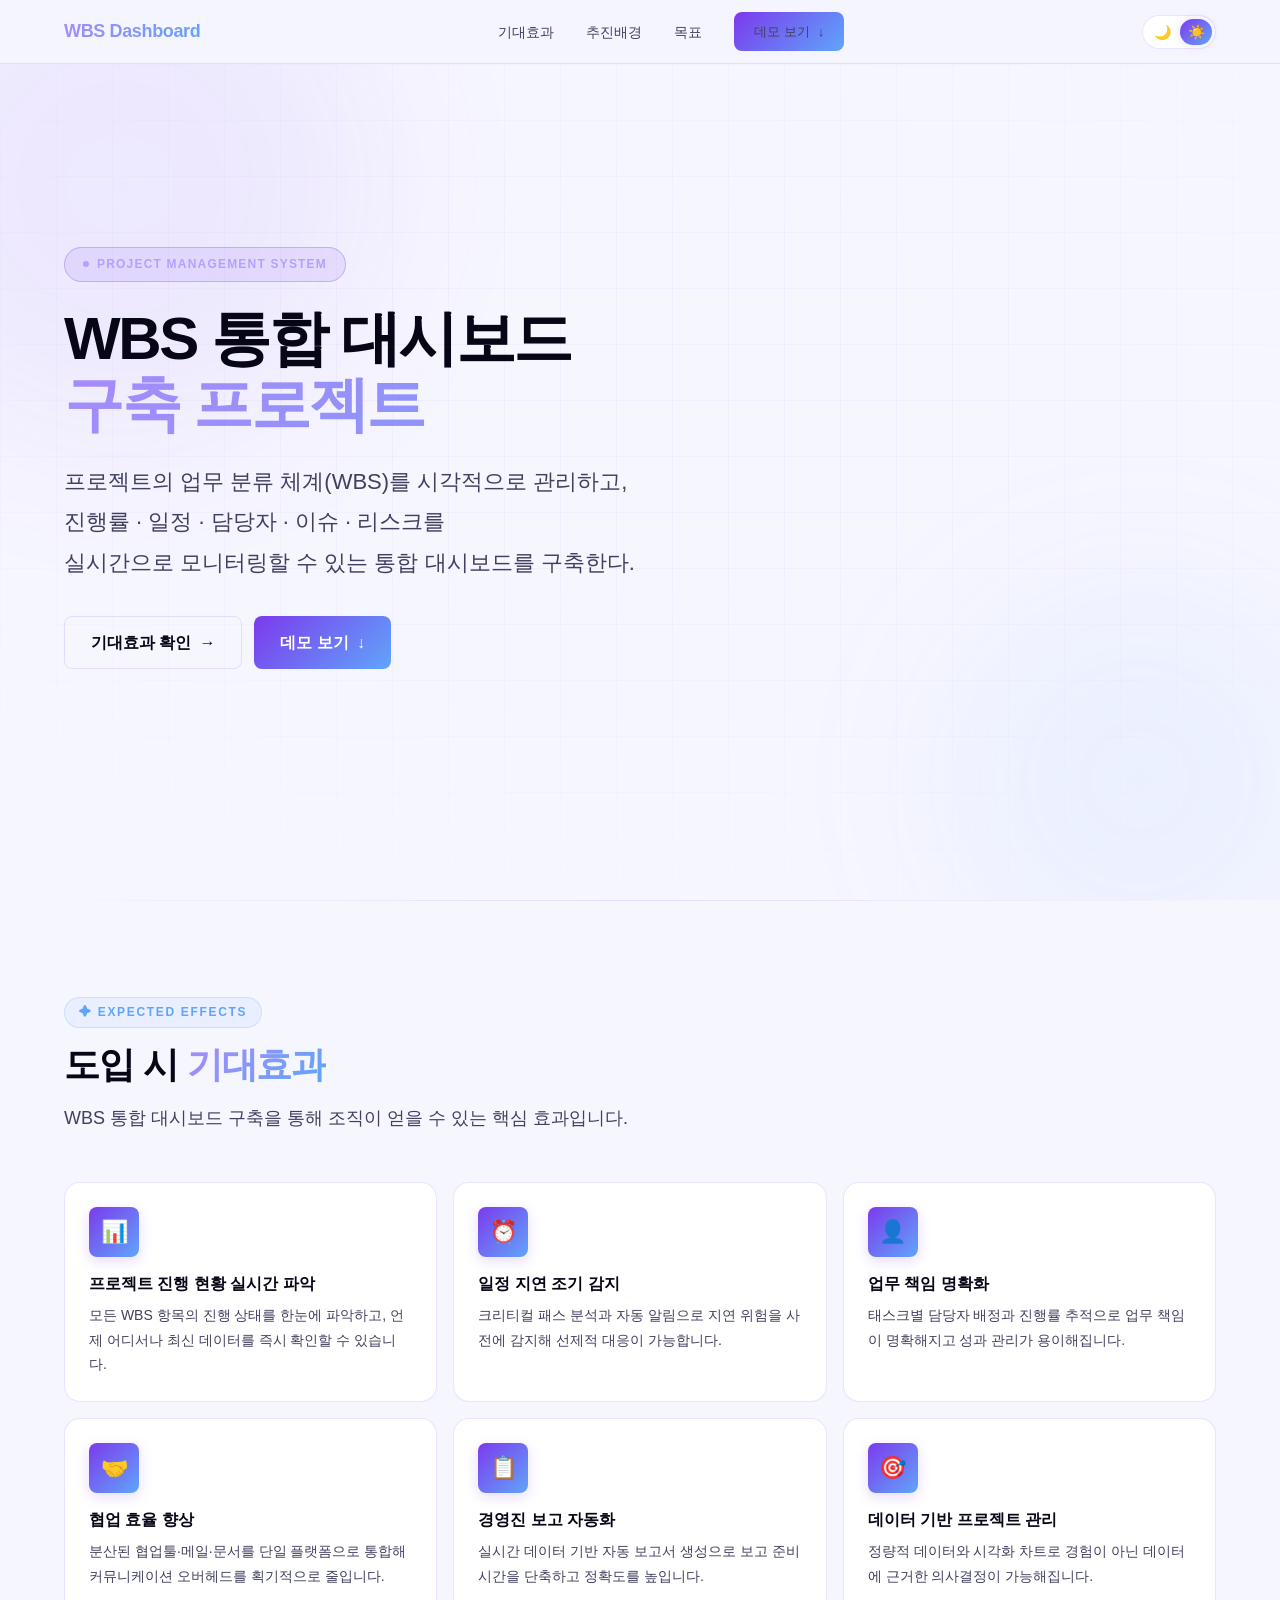
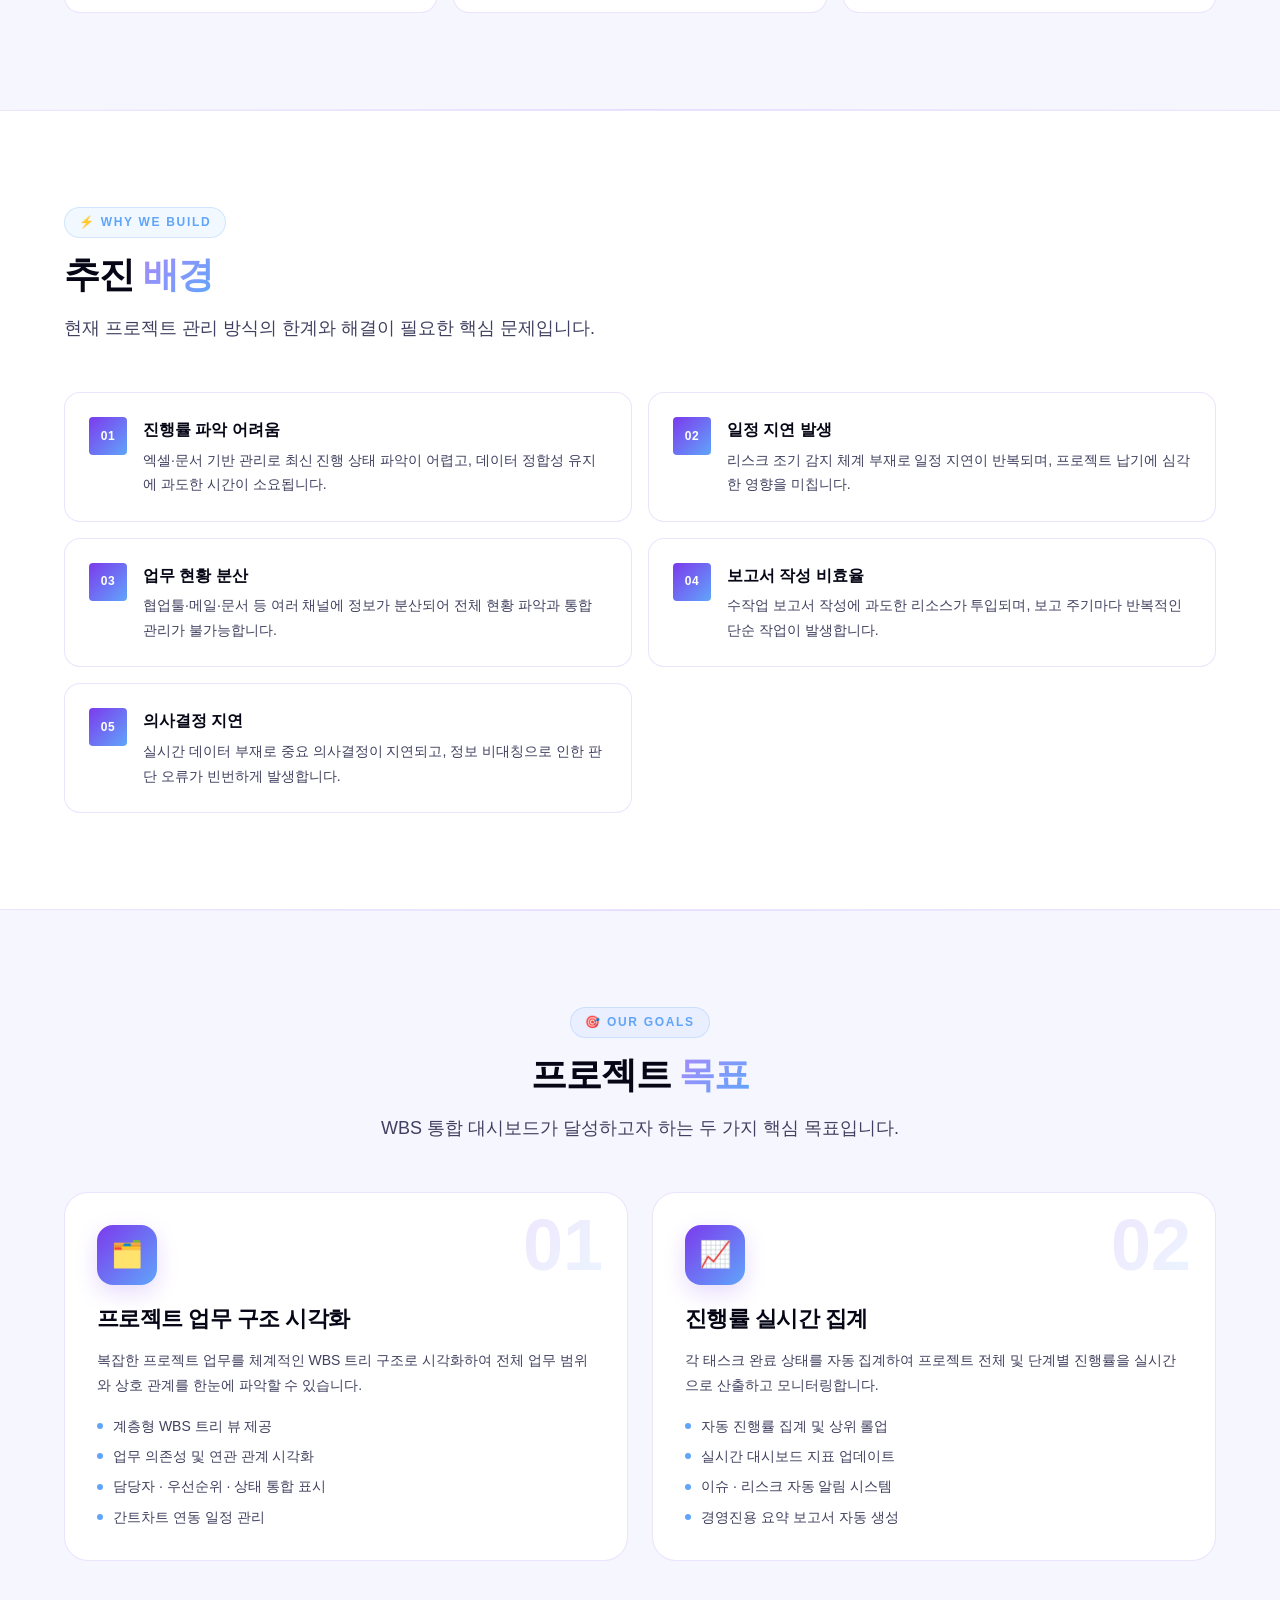
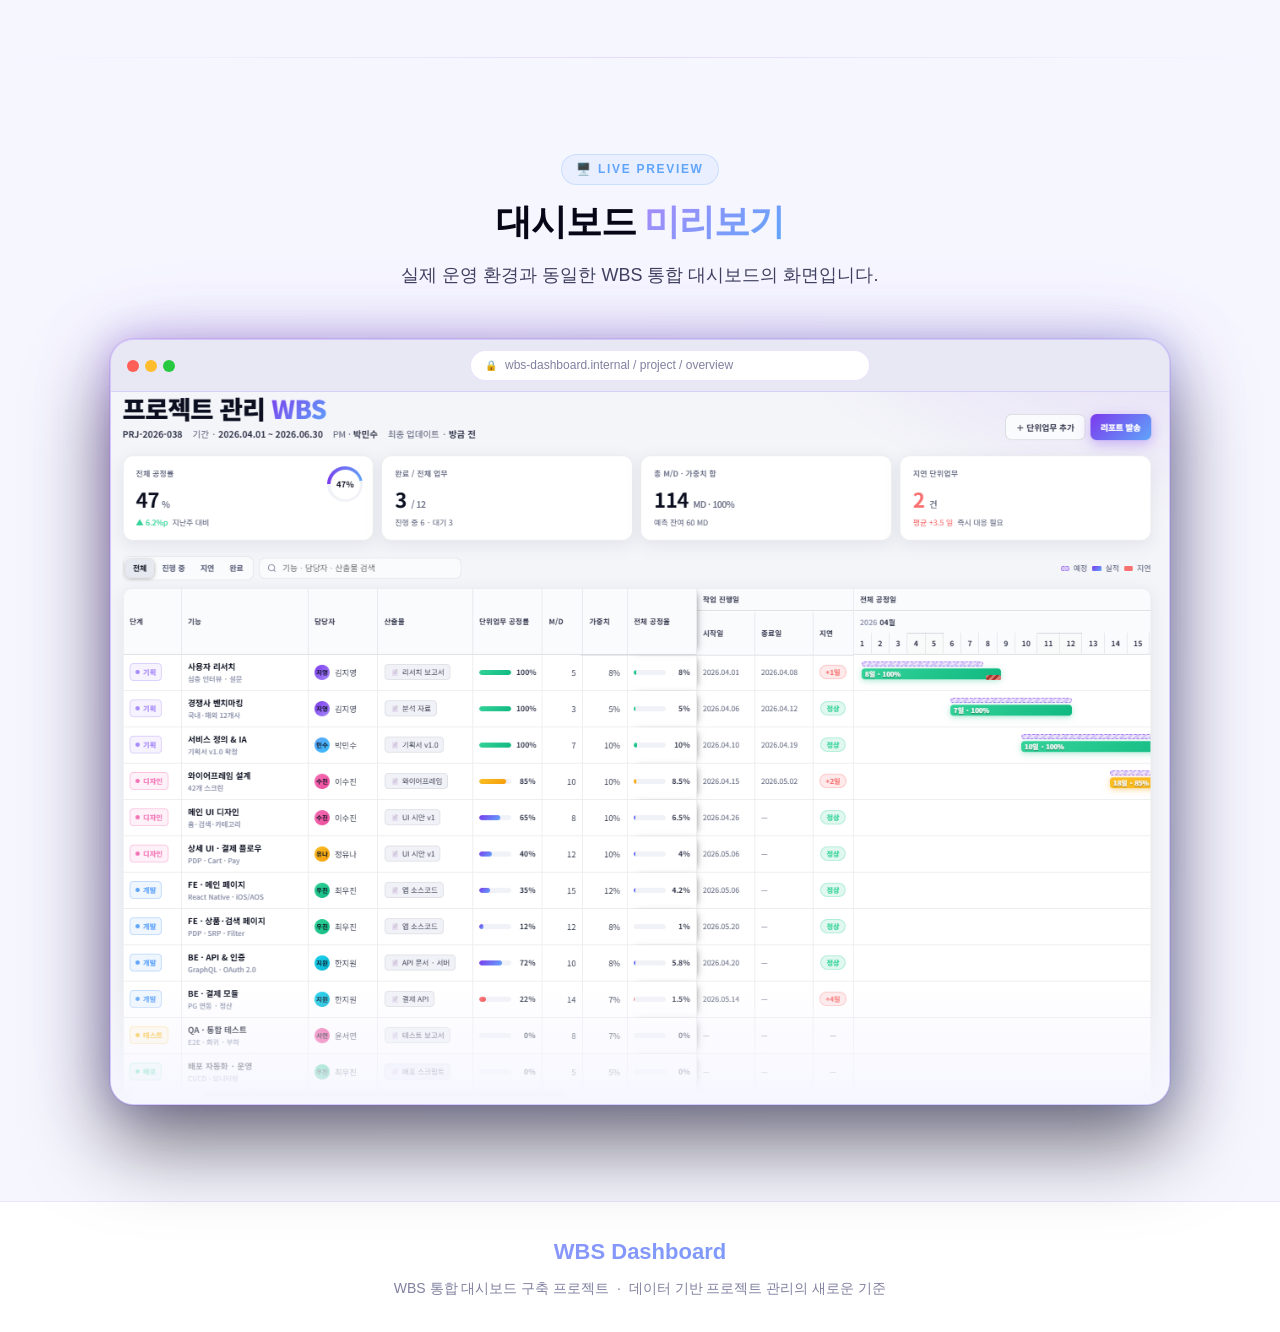
<file: index.html>
<!DOCTYPE html>
<html lang="ko" data-theme="dark">
<head>
  <meta charset="UTF-8" />
  <meta name="viewport" content="width=device-width, initial-scale=1.0" />
  <meta name="description" content="WBS 통합 대시보드 구축 프로젝트 — 진행률·일정·담당자·이슈·리스크 실시간 모니터링" />
  <title>WBS 통합 대시보드 구축</title>

  <style>
    /* =============================================
       DESIGN TOKENS — IBM Carbon 인스파이어드
       ============================================= */
    :root {
      --color-purple:       #7C3AED;
      --color-blue:         #60A5FA;
      --color-purple-light: #a78bfa;
      --gradient-brand:     linear-gradient(135deg, #7C3AED 0%, #60A5FA 100%);
      --gradient-text:      linear-gradient(135deg, #a78bfa 0%, #60A5FA 100%);

      --bg-base:    #08080f;
      --bg-raised:  #0f0f1a;
      --bg-card:    #14141f;
      --bg-card-hv: #1a1a2a;
      --bg-overlay: rgba(8,8,15,.88);

      --text-01: #f4f4ff;
      --text-02: #9898b8;
      --text-03: #5a5a7a;

      --border-subtle:  rgba(124,58,237,.18);
      --border-strong:  rgba(96,165,250,.40);

      --glow-purple: rgba(124,58,237,.35);
      --glow-blue:   rgba(96,165,250,.28);

      --font-base: -apple-system, BlinkMacSystemFont, 'Segoe UI', 'Noto Sans KR',
                   'Apple SD Gothic Neo', sans-serif;
      --fs-xs:   .75rem;
      --fs-sm:   .875rem;
      --fs-md:   1rem;
      --fs-lg:   1.125rem;
      --fs-xl:   1.375rem;
      --fs-2xl:  1.75rem;
      --fs-3xl:  2.25rem;
      --fs-hero: clamp(2.2rem, 5.5vw, 3.75rem);

      --sp-2: .5rem;  --sp-3: .75rem; --sp-4: 1rem;
      --sp-6: 1.5rem; --sp-8: 2rem;   --sp-12: 3rem;
      --sp-16: 4rem;  --sp-24: 6rem;

      --r-sm: 4px; --r-md: 8px; --r-lg: 16px; --r-xl: 24px; --r-pill: 999px;
      --ease: cubic-bezier(.4,0,.2,1);
      --dur: .3s; --dur-slow: .65s;
    }

    [data-theme="light"] {
      --bg-base:    #f6f6ff;
      --bg-raised:  #ffffff;
      --bg-card:    #ffffff;
      --bg-card-hv: #ededff;
      --bg-overlay: rgba(246,246,255,.90);
      --text-01: #060616;
      --text-02: #404060;
      --text-03: #8080a0;
      --border-subtle: rgba(124,58,237,.14);
      --border-strong: rgba(96,165,250,.45);
      --glow-purple: rgba(124,58,237,.18);
      --glow-blue:   rgba(96,165,250,.18);
    }

    /* =============================================
       RESET & BASE
       ============================================= */
    *, *::before, *::after { box-sizing: border-box; margin: 0; padding: 0; }
    html { scroll-behavior: smooth; }

    body {
      font-family: var(--font-base);
      background: var(--bg-base);
      color: var(--text-01);
      line-height: 1.6;
      overflow-x: hidden;
      -webkit-font-smoothing: antialiased;
      transition: background var(--dur) var(--ease), color var(--dur) var(--ease);
    }

    a { color: inherit; text-decoration: none; }
    ul, ol { list-style: none; }
    button { font-family: inherit; cursor: pointer; border: none; background: none; }

    ::-webkit-scrollbar { width: 5px; }
    ::-webkit-scrollbar-track { background: var(--bg-base); }
    ::-webkit-scrollbar-thumb { background: var(--color-purple); border-radius: 3px; }

    /* =============================================
       UTILITIES
       ============================================= */
    .gradient-text {
      background: var(--gradient-text);
      -webkit-background-clip: text;
      -webkit-text-fill-color: transparent;
      background-clip: text;
    }

    .section-label {
      display: inline-flex;
      align-items: center;
      gap: var(--sp-2);
      font-size: var(--fs-xs);
      font-weight: 700;
      letter-spacing: .14em;
      text-transform: uppercase;
      color: var(--color-blue);
      background: rgba(96,165,250,.08);
      border: 1px solid rgba(96,165,250,.22);
      border-radius: var(--r-pill);
      padding: 5px 14px;
      margin-bottom: var(--sp-4);
    }

    .section-title {
      font-size: clamp(var(--fs-2xl), 4vw, var(--fs-3xl));
      font-weight: 800;
      letter-spacing: -.03em;
      line-height: 1.15;
      margin-bottom: var(--sp-4);
      color: var(--text-01);
    }

    .section-desc {
      font-size: var(--fs-lg);
      color: var(--text-02);
      max-width: 600px;
      line-height: 1.8;
    }

    /* ── Scroll reveal ── */
    .reveal {
      opacity: 0;
      transform: translateY(36px);
      transition: opacity var(--dur-slow) var(--ease),
                  transform var(--dur-slow) var(--ease);
    }
    .reveal.in { opacity: 1; transform: none; }
    .reveal-d1 { transition-delay: .1s; }
    .reveal-d2 { transition-delay: .2s; }
    .reveal-d3 { transition-delay: .3s; }
    .reveal-d4 { transition-delay: .4s; }
    .reveal-d5 { transition-delay: .5s; }
    .reveal-d6 { transition-delay: .6s; }

    /* =============================================
       LAYOUT
       ============================================= */
    .container {
      width: 100%;
      max-width: 1200px;
      margin-inline: auto;
      padding-inline: var(--sp-6);
    }

    .section-pad { padding-block: var(--sp-24); }

    /* =============================================
       HEADER / NAV
       ============================================= */
    header {
      position: fixed;
      inset-block-start: 0;
      inset-inline: 0;
      z-index: 900;
      height: 64px;
      background: var(--bg-overlay);
      backdrop-filter: blur(20px);
      -webkit-backdrop-filter: blur(20px);
      border-bottom: 1px solid var(--border-subtle);
      transition: background var(--dur) var(--ease), box-shadow var(--dur) var(--ease);
    }
    header.scrolled { box-shadow: 0 4px 28px rgba(0,0,0,.35); }

    nav {
      height: 100%;
      display: flex;
      align-items: center;
      justify-content: space-between;
      gap: var(--sp-4);
    }

    .nav-logo {
      font-size: var(--fs-lg);
      font-weight: 800;
      letter-spacing: -.02em;
      background: var(--gradient-text);
      -webkit-background-clip: text;
      -webkit-text-fill-color: transparent;
      background-clip: text;
      flex-shrink: 0;
    }

    .nav-links {
      display: none;
      align-items: center;
      gap: var(--sp-8);
    }
    .nav-links a {
      font-size: var(--fs-sm);
      font-weight: 500;
      color: var(--text-02);
      transition: color var(--dur) var(--ease);
    }
    .nav-links a:hover { color: var(--color-blue); }

    .nav-controls {
      display: flex;
      align-items: center;
      gap: var(--sp-3);
      flex-shrink: 0;
    }

    /* Theme toggle pill */
    .theme-pill {
      display: flex;
      align-items: center;
      background: var(--bg-card);
      border: 1px solid var(--border-subtle);
      border-radius: var(--r-pill);
      padding: 3px;
      gap: 2px;
    }
    .theme-btn {
      width: 32px;
      height: 26px;
      border-radius: var(--r-pill);
      display: flex;
      align-items: center;
      justify-content: center;
      font-size: 14px;
      color: var(--text-03);
      transition: all var(--dur) var(--ease);
    }
    .theme-btn[aria-pressed="true"] {
      background: var(--gradient-brand);
      color: #fff;
      box-shadow: 0 0 10px var(--glow-purple);
    }

    /* Hamburger */
    .hamburger {
      display: flex;
      flex-direction: column;
      gap: 5px;
      padding: 5px;
    }
    .hamburger span {
      display: block;
      width: 22px;
      height: 2px;
      background: var(--text-01);
      border-radius: 2px;
      transition: all var(--dur) var(--ease);
      transform-origin: center;
    }
    .hamburger[aria-expanded="true"] span:nth-child(1) { transform: translateY(7px) rotate(45deg); }
    .hamburger[aria-expanded="true"] span:nth-child(2) { opacity: 0; transform: scaleX(0); }
    .hamburger[aria-expanded="true"] span:nth-child(3) { transform: translateY(-7px) rotate(-45deg); }

    /* Mobile nav */
    .mobile-nav {
      display: none;
      position: fixed;
      inset-block-start: 64px;
      inset-inline: 0;
      background: var(--bg-raised);
      border-bottom: 1px solid var(--border-subtle);
      padding: var(--sp-4) var(--sp-6);
      flex-direction: column;
      gap: var(--sp-2);
      z-index: 800;
      backdrop-filter: blur(20px);
    }
    .mobile-nav.open { display: flex; }
    .mobile-nav a {
      font-size: var(--fs-md);
      font-weight: 500;
      color: var(--text-01);
      padding: var(--sp-3) var(--sp-4);
      border-radius: var(--r-md);
      border: 1px solid transparent;
      transition: all var(--dur) var(--ease);
    }
    .mobile-nav a:hover {
      background: var(--bg-card);
      border-color: var(--border-subtle);
      color: var(--color-blue);
    }

    @media (min-width: 768px) {
      .nav-links { display: flex; }
      .hamburger { display: none; }
    }

    /* =============================================
       MAIN
       ============================================= */
    main { padding-block-start: 64px; }

    /* =============================================
       HERO
       ============================================= */
    #hero {
      position: relative;
      min-height: calc(100dvh - 64px);
      display: flex;
      align-items: center;
      overflow: hidden;
    }

    .orb {
      position: absolute;
      border-radius: 50%;
      filter: blur(90px);
      opacity: .14;
      pointer-events: none;
      animation: floatOrb 10s ease-in-out infinite;
    }
    .orb-1 {
      width: 520px; height: 520px;
      background: var(--color-purple);
      top: -140px; left: -140px;
      animation-delay: 0s;
    }
    .orb-2 {
      width: 400px; height: 400px;
      background: var(--color-blue);
      bottom: -80px; right: -60px;
      animation-delay: -5s;
    }
    [data-theme="light"] .orb { opacity: .07; }

    @keyframes floatOrb {
      0%, 100% { transform: translate(0, 0) scale(1); }
      50%       { transform: translate(24px, -24px) scale(1.08); }
    }

    .hero-grid {
      position: absolute;
      inset: 0;
      background-image:
        linear-gradient(rgba(96,165,250,.05) 1px, transparent 1px),
        linear-gradient(90deg, rgba(96,165,250,.05) 1px, transparent 1px);
      background-size: 56px 56px;
      mask-image: radial-gradient(ellipse 80% 70% at 50% 40%, black 30%, transparent 100%);
      pointer-events: none;
    }
    [data-theme="light"] .hero-grid {
      background-image:
        linear-gradient(rgba(124,58,237,.04) 1px, transparent 1px),
        linear-gradient(90deg, rgba(124,58,237,.04) 1px, transparent 1px);
    }

    .hero-content {
      position: relative;
      z-index: 1;
      padding-block: var(--sp-16);
    }

    .hero-badge {
      display: inline-flex;
      align-items: center;
      gap: var(--sp-2);
      background: rgba(124,58,237,.1);
      border: 1px solid rgba(124,58,237,.28);
      border-radius: var(--r-pill);
      padding: 7px 18px;
      font-size: var(--fs-xs);
      font-weight: 700;
      letter-spacing: .1em;
      text-transform: uppercase;
      color: #b4a0ff;
      margin-bottom: var(--sp-6);
    }
    .badge-dot {
      width: 6px; height: 6px;
      background: #b4a0ff;
      border-radius: 50%;
      animation: badgePulse 2.2s ease-in-out infinite;
    }
    @keyframes badgePulse {
      0%, 100% { box-shadow: 0 0 0 0 rgba(180,160,255,.5); }
      50%       { box-shadow: 0 0 0 6px rgba(180,160,255,0); }
    }

    .hero-h1 {
      font-size: var(--fs-hero);
      font-weight: 900;
      letter-spacing: -.04em;
      line-height: 1.1;
      color: var(--text-01);
      margin-bottom: var(--sp-6);
    }
    .hero-h1 .line-accent {
      display: block;
      background: var(--gradient-text);
      -webkit-background-clip: text;
      -webkit-text-fill-color: transparent;
      background-clip: text;
    }

    .hero-sub {
      font-size: clamp(var(--fs-md), 2vw, var(--fs-xl));
      color: var(--text-02);
      line-height: 1.85;
      max-width: 660px;
      margin-bottom: var(--sp-8);
    }

    .cta-group {
      display: flex;
      flex-wrap: wrap;
      gap: var(--sp-3);
      margin-bottom: var(--sp-12);
    }

    .btn-primary {
      display: inline-flex;
      align-items: center;
      gap: var(--sp-2);
      background: var(--gradient-brand);
      color: #fff;
      font-weight: 700;
      font-size: var(--fs-md);
      padding: 13px 26px;
      border-radius: var(--r-md);
      transition: all var(--dur) var(--ease);
      position: relative;
      overflow: hidden;
    }
    .btn-primary::before {
      content: '';
      position: absolute;
      inset: 0;
      background: linear-gradient(135deg, rgba(255,255,255,.18), transparent);
      opacity: 0;
      transition: opacity var(--dur) var(--ease);
    }
    .btn-primary:hover {
      transform: translateY(-3px);
      box-shadow: 0 8px 28px var(--glow-purple), 0 0 0 1px rgba(124,58,237,.4);
    }
    .btn-primary:hover::before { opacity: 1; }

    .btn-outline {
      display: inline-flex;
      align-items: center;
      gap: var(--sp-2);
      background: transparent;
      color: var(--text-01);
      font-weight: 600;
      font-size: var(--fs-md);
      padding: 13px 26px;
      border-radius: var(--r-md);
      border: 1px solid var(--border-subtle);
      transition: all var(--dur) var(--ease);
    }
    .btn-outline:hover {
      border-color: var(--color-blue);
      color: var(--color-blue);
      box-shadow: 0 0 18px var(--glow-blue);
      transform: translateY(-3px);
    }

    .stat-bar {
      display: flex;
      flex-wrap: wrap;
      gap: var(--sp-8);
      padding-block-start: var(--sp-8);
      border-top: 1px solid var(--border-subtle);
    }
    .stat-num {
      display: block;
      font-size: var(--fs-2xl);
      font-weight: 900;
      line-height: 1;
      background: var(--gradient-text);
      -webkit-background-clip: text;
      -webkit-text-fill-color: transparent;
      background-clip: text;
    }
    .stat-lbl {
      display: block;
      font-size: var(--fs-xs);
      color: var(--text-03);
      margin-top: 5px;
      font-weight: 500;
      letter-spacing: .04em;
    }

    .rule {
      height: 1px;
      background: linear-gradient(90deg, transparent, var(--border-subtle), transparent);
    }

    /* =============================================
       EFFECTS SECTION
       ============================================= */
    .grid-3 {
      display: grid;
      gap: var(--sp-4);
      grid-template-columns: 1fr;
    }
    @media (min-width: 640px)  { .grid-3 { grid-template-columns: repeat(2, 1fr); } }
    @media (min-width: 1024px) { .grid-3 { grid-template-columns: repeat(3, 1fr); } }

    .eff-card {
      background: var(--bg-card);
      border: 1px solid var(--border-subtle);
      border-radius: var(--r-lg);
      padding: var(--sp-6);
      position: relative;
      overflow: hidden;
      transition: transform var(--dur) var(--ease),
                  border-color var(--dur) var(--ease),
                  background var(--dur) var(--ease),
                  box-shadow var(--dur) var(--ease);
    }
    .eff-card::after {
      content: '';
      position: absolute;
      inset-block-start: 0;
      inset-inline: 0;
      height: 2px;
      background: var(--gradient-brand);
      transform: scaleX(0);
      transform-origin: left;
      transition: transform var(--dur) var(--ease);
    }
    .eff-card:hover {
      transform: translateY(-7px);
      background: var(--bg-card-hv);
      border-color: var(--border-strong);
      box-shadow: 0 20px 44px rgba(0,0,0,.28), 0 0 0 1px rgba(96,165,250,.1);
    }
    .eff-card:hover::after { transform: scaleX(1); }

    .eff-icon {
      width: 50px; height: 50px;
      border-radius: var(--r-md);
      background: var(--gradient-brand);
      display: flex;
      align-items: center;
      justify-content: center;
      font-size: 22px;
      margin-bottom: var(--sp-4);
      box-shadow: 0 4px 14px var(--glow-purple);
    }
    .eff-title {
      font-size: var(--fs-md);
      font-weight: 700;
      color: var(--text-01);
      margin-bottom: var(--sp-2);
      line-height: 1.4;
    }
    .eff-desc {
      font-size: var(--fs-sm);
      color: var(--text-02);
      line-height: 1.75;
    }

    /* =============================================
       BACKGROUND SECTION
       ============================================= */
    #background {
      background: var(--bg-raised);
      border-block: 1px solid var(--border-subtle);
    }

    .grid-2 {
      display: grid;
      gap: var(--sp-4);
      grid-template-columns: 1fr;
    }
    @media (min-width: 768px) { .grid-2 { grid-template-columns: repeat(2, 1fr); } }

    .prob-card {
      background: var(--bg-card);
      border: 1px solid var(--border-subtle);
      border-radius: var(--r-lg);
      padding: var(--sp-6);
      display: flex;
      gap: var(--sp-4);
      align-items: flex-start;
      position: relative;
      overflow: hidden;
      transition: transform var(--dur) var(--ease),
                  border-color var(--dur) var(--ease),
                  box-shadow var(--dur) var(--ease);
    }
    .prob-card::before {
      content: '';
      position: absolute;
      inset-block: 0;
      inset-inline-start: 0;
      width: 3px;
      background: var(--gradient-brand);
      border-radius: 0 3px 3px 0;
      transform: scaleY(0);
      transition: transform var(--dur) var(--ease);
    }
    .prob-card:hover {
      transform: translateX(5px);
      border-color: var(--border-strong);
      box-shadow: 0 8px 24px rgba(0,0,0,.22);
    }
    .prob-card:hover::before { transform: scaleY(1); }

    .prob-num {
      min-width: 38px; height: 38px;
      border-radius: var(--r-sm);
      background: var(--gradient-brand);
      display: flex; align-items: center; justify-content: center;
      font-size: var(--fs-xs);
      font-weight: 800;
      color: #fff;
      letter-spacing: .04em;
      flex-shrink: 0;
    }
    .prob-title {
      font-size: var(--fs-md);
      font-weight: 700;
      color: var(--text-01);
      margin-bottom: 5px;
    }
    .prob-desc {
      font-size: var(--fs-sm);
      color: var(--text-02);
      line-height: 1.75;
    }

    /* =============================================
       GOALS SECTION
       ============================================= */
    #goals { text-align: center; }
    #goals .section-label { margin-inline: auto; }
    #goals .section-desc   { margin-inline: auto; }

    .goal-grid {
      display: grid;
      gap: var(--sp-6);
      grid-template-columns: 1fr;
      margin-block-start: var(--sp-12);
      text-align: left;
    }
    @media (min-width: 768px) { .goal-grid { grid-template-columns: repeat(2, 1fr); } }

    .goal-card {
      background: var(--bg-card);
      border: 1px solid var(--border-subtle);
      border-radius: var(--r-xl);
      padding: var(--sp-8);
      position: relative;
      overflow: hidden;
      transition: transform var(--dur) var(--ease),
                  box-shadow var(--dur) var(--ease),
                  border-color var(--dur) var(--ease);
    }
    .goal-card::before {
      content: '';
      position: absolute;
      inset: 0;
      background: var(--gradient-brand);
      opacity: 0;
      border-radius: inherit;
      transition: opacity var(--dur) var(--ease);
    }
    .goal-card:hover {
      transform: translateY(-9px);
      border-color: transparent;
      box-shadow: 0 32px 64px rgba(0,0,0,.35), 0 0 48px var(--glow-purple);
    }
    .goal-card:hover::before { opacity: .07; }

    .goal-inner { position: relative; z-index: 1; }

    .goal-bg-num {
      position: absolute;
      inset-block-start: var(--sp-4);
      inset-inline-end: var(--sp-6);
      font-size: 72px;
      font-weight: 900;
      line-height: 1;
      background: var(--gradient-brand);
      -webkit-background-clip: text;
      -webkit-text-fill-color: transparent;
      background-clip: text;
      opacity: .12;
      pointer-events: none;
      user-select: none;
    }

    .goal-icon {
      width: 60px; height: 60px;
      border-radius: var(--r-lg);
      background: var(--gradient-brand);
      display: flex; align-items: center; justify-content: center;
      font-size: 26px;
      margin-bottom: var(--sp-4);
      box-shadow: 0 8px 22px var(--glow-purple);
    }
    .goal-title {
      font-size: var(--fs-xl);
      font-weight: 800;
      color: var(--text-01);
      letter-spacing: -.025em;
      margin-bottom: var(--sp-3);
    }
    .goal-desc {
      font-size: var(--fs-sm);
      color: var(--text-02);
      line-height: 1.8;
      margin-bottom: var(--sp-4);
    }
    .goal-list {
      display: flex;
      flex-direction: column;
      gap: 8px;
    }
    .goal-list li {
      display: flex;
      align-items: center;
      gap: 10px;
      font-size: var(--fs-sm);
      color: var(--text-02);
    }
    .goal-list li::before {
      content: '';
      flex-shrink: 0;
      width: 6px; height: 6px;
      border-radius: 50%;
      background: var(--color-blue);
    }

    /* =============================================
       DEMO SECTION
       ============================================= */
    #demo { text-align: center; }
    #demo .section-label { margin-inline: auto; }
    #demo .section-desc   { margin-inline: auto; margin-bottom: var(--sp-12); }

    .demo-frame {
      position: relative;
      border-radius: var(--r-xl);
      overflow: hidden;
      border: 1px solid var(--border-subtle);
      box-shadow:
        0 0 0 1px var(--border-subtle),
        0 40px 80px rgba(0,0,0,.5),
        0 0 80px var(--glow-purple);
      transition: box-shadow var(--dur) var(--ease), transform var(--dur) var(--ease);
    }
    .demo-frame:hover {
      transform: translateY(-6px) scale(1.008);
      box-shadow:
        0 0 0 1px rgba(96,165,250,.35),
        0 56px 100px rgba(0,0,0,.55),
        0 0 120px var(--glow-purple);
    }

    /* Browser chrome mockup */
    .demo-chrome {
      display: flex;
      align-items: center;
      gap: var(--sp-3);
      padding: 10px 16px;
      background: var(--bg-raised);
      border-bottom: 1px solid var(--border-subtle);
    }
    [data-theme="light"] .demo-chrome { background: #e8e8f4; }

    .chrome-dots {
      display: flex;
      gap: 6px;
      flex-shrink: 0;
    }
    .chrome-dots span {
      width: 12px; height: 12px;
      border-radius: 50%;
    }
    .chrome-dots span:nth-child(1) { background: #FF5F57; }
    .chrome-dots span:nth-child(2) { background: #FFBD2E; }
    .chrome-dots span:nth-child(3) { background: #28C840; }

    .chrome-bar {
      flex: 1;
      max-width: 400px;
      margin-inline: auto;
      background: var(--bg-card);
      border: 1px solid var(--border-subtle);
      border-radius: var(--r-pill);
      padding: 5px 14px;
      font-size: var(--fs-xs);
      color: var(--text-03);
      text-align: left;
      font-family: var(--font-base);
      display: flex;
      align-items: center;
      gap: var(--sp-2);
    }
    .chrome-bar::before {
      content: '🔒';
      font-size: 10px;
      flex-shrink: 0;
    }

    .demo-img {
      display: block;
      width: 100%;
      height: auto;
      object-fit: cover;
    }

    /* Gradient overlay at bottom for fade effect */
    .demo-fade {
      position: absolute;
      inset-inline: 0;
      bottom: 0;
      height: 120px;
      background: linear-gradient(to bottom, transparent, var(--bg-base));
      pointer-events: none;
    }
    [data-theme="light"] .demo-fade { background: linear-gradient(to bottom, transparent, var(--bg-base)); }

    /* Outer glow ring */
    .demo-wrapper {
      position: relative;
      max-width: 1060px;
      margin-inline: auto;
    }
    .demo-wrapper::before {
      content: '';
      position: absolute;
      inset: -2px;
      border-radius: calc(var(--r-xl) + 2px);
      background: var(--gradient-brand);
      opacity: .25;
      z-index: -1;
      filter: blur(16px);
    }

    .demo-tags {
      display: flex;
      flex-wrap: wrap;
      justify-content: center;
      gap: var(--sp-3);
      margin-top: var(--sp-8);
    }
    .demo-tag {
      display: inline-flex;
      align-items: center;
      gap: var(--sp-2);
      font-size: var(--fs-xs);
      font-weight: 600;
      color: var(--text-02);
      background: var(--bg-card);
      border: 1px solid var(--border-subtle);
      border-radius: var(--r-pill);
      padding: 6px 14px;
      transition: all var(--dur) var(--ease);
    }
    .demo-tag:hover {
      border-color: var(--border-strong);
      color: var(--color-blue);
      background: var(--bg-card-hv);
    }
    .demo-tag span { font-size: 14px; }

    /* =============================================
       FOOTER
       ============================================= */
    footer {
      background: var(--bg-raised);
      border-top: 1px solid var(--border-subtle);
      padding-block: var(--sp-8);
      text-align: center;
    }
    .footer-logo {
      font-size: var(--fs-xl);
      font-weight: 800;
      background: var(--gradient-text);
      -webkit-background-clip: text;
      -webkit-text-fill-color: transparent;
      background-clip: text;
      margin-bottom: var(--sp-2);
    }
    .footer-copy {
      font-size: var(--fs-sm);
      color: var(--text-03);
    }
  </style>
</head>

<body>

  <!-- ==================== HEADER ==================== -->
  <header id="site-header" role="banner">
    <nav class="container" role="navigation" aria-label="주요 내비게이션">

      <a href="#hero" class="nav-logo" aria-label="WBS 대시보드 홈">WBS Dashboard</a>

      <ul class="nav-links" role="list" aria-label="페이지 섹션 메뉴">
        <li><a href="#effects">기대효과</a></li>
        <li><a href="#background">추진배경</a></li>
        <li><a href="#goals">목표</a></li>
        <li>
          <a href="#demo" class="btn-primary"
             style="padding:9px 20px;font-size:.82rem;" role="button">
            데모 보기 <span aria-hidden="true">↓</span>
          </a>
        </li>
      </ul>

      <div class="nav-controls">
        <div class="theme-pill" role="group" aria-label="테마 선택">
          <button class="theme-btn" id="btn-dark"  aria-pressed="true"  aria-label="다크 모드" title="다크 모드">🌙</button>
          <button class="theme-btn" id="btn-light" aria-pressed="false" aria-label="라이트 모드" title="라이트 모드">☀️</button>
        </div>

        <button class="hamburger" id="hamburger"
                aria-label="모바일 메뉴 열기/닫기"
                aria-expanded="false"
                aria-controls="mobile-nav">
          <span></span><span></span><span></span>
        </button>
      </div>
    </nav>
  </header>

  <nav class="mobile-nav" id="mobile-nav" aria-label="모바일 내비게이션">
    <a href="#effects"    class="mobile-link">기대효과</a>
    <a href="#background" class="mobile-link">추진배경</a>
    <a href="#goals"      class="mobile-link">목표</a>
    <a href="#demo"       class="mobile-link">데모</a>
  </nav>

  <!-- ==================== MAIN ==================== -->
  <main>

    <!-- ── HERO ── -->
    <section id="hero" aria-labelledby="hero-h1">
      <div class="orb orb-1" aria-hidden="true"></div>
      <div class="orb orb-2" aria-hidden="true"></div>
      <div class="hero-grid" aria-hidden="true"></div>

      <div class="container hero-content">

        <div class="hero-badge reveal" aria-label="프로젝트 분류">
          <span class="badge-dot" aria-hidden="true"></span>
          Project Management System
        </div>

        <h1 class="hero-h1 reveal" id="hero-h1">
          WBS 통합 대시보드<br>
          <span class="line-accent">구축 프로젝트</span>
        </h1>

        <p class="hero-sub reveal reveal-d1">
          프로젝트의 업무 분류 체계(WBS)를 시각적으로 관리하고,<br>
          진행률 · 일정 · 담당자 · 이슈 · 리스크를<br>
          실시간으로 모니터링할 수 있는 통합 대시보드를 구축한다.
        </p>

        <div class="cta-group reveal reveal-d2">          
          <a href="#effects"    class="btn-outline"  role="button">기대효과 확인 <span aria-hidden="true">→</span></a>
          <a href="#demo"       class="btn-primary"  role="button">데모 보기 <span aria-hidden="true">↓</span></a>
        </div>

        
      </div>
    </section>

    <div class="rule" aria-hidden="true"></div>

    <!-- ── EFFECTS ── -->
    <section id="effects" class="section-pad" aria-labelledby="effects-title">
      <div class="container">

        <div class="reveal">
          <span class="section-label" aria-hidden="true">✦ Expected Effects</span>
          <h2 class="section-title" id="effects-title">도입 시 <span class="gradient-text">기대효과</span></h2>
          <p class="section-desc">WBS 통합 대시보드 구축을 통해 조직이 얻을 수 있는 핵심 효과입니다.</p>
        </div>

        <div class="grid-3" style="margin-top: var(--sp-12);" role="list">

          <article class="eff-card reveal reveal-d1" role="listitem">
            <div class="eff-icon" aria-hidden="true">📊</div>
            <h3 class="eff-title">프로젝트 진행 현황 실시간 파악</h3>
            <p class="eff-desc">모든 WBS 항목의 진행 상태를 한눈에 파악하고, 언제 어디서나 최신 데이터를 즉시 확인할 수 있습니다.</p>
          </article>

          <article class="eff-card reveal reveal-d2" role="listitem">
            <div class="eff-icon" aria-hidden="true">⏰</div>
            <h3 class="eff-title">일정 지연 조기 감지</h3>
            <p class="eff-desc">크리티컬 패스 분석과 자동 알림으로 지연 위험을 사전에 감지해 선제적 대응이 가능합니다.</p>
          </article>

          <article class="eff-card reveal reveal-d3" role="listitem">
            <div class="eff-icon" aria-hidden="true">👤</div>
            <h3 class="eff-title">업무 책임 명확화</h3>
            <p class="eff-desc">태스크별 담당자 배정과 진행률 추적으로 업무 책임이 명확해지고 성과 관리가 용이해집니다.</p>
          </article>

          <article class="eff-card reveal reveal-d4" role="listitem">
            <div class="eff-icon" aria-hidden="true">🤝</div>
            <h3 class="eff-title">협업 효율 향상</h3>
            <p class="eff-desc">분산된 협업툴·메일·문서를 단일 플랫폼으로 통합해 커뮤니케이션 오버헤드를 획기적으로 줄입니다.</p>
          </article>

          <article class="eff-card reveal reveal-d5" role="listitem">
            <div class="eff-icon" aria-hidden="true">📋</div>
            <h3 class="eff-title">경영진 보고 자동화</h3>
            <p class="eff-desc">실시간 데이터 기반 자동 보고서 생성으로 보고 준비 시간을 단축하고 정확도를 높입니다.</p>
          </article>

          <article class="eff-card reveal reveal-d6" role="listitem">
            <div class="eff-icon" aria-hidden="true">🎯</div>
            <h3 class="eff-title">데이터 기반 프로젝트 관리</h3>
            <p class="eff-desc">정량적 데이터와 시각화 차트로 경험이 아닌 데이터에 근거한 의사결정이 가능해집니다.</p>
          </article>

        </div>
      </div>
    </section>

    <div class="rule" aria-hidden="true"></div>

    <!-- ── BACKGROUND ── -->
    <section id="background" class="section-pad" aria-labelledby="bg-title">
      <div class="container">

        <div class="reveal">
          <span class="section-label" aria-hidden="true">⚡ Why We Build</span>
          <h2 class="section-title" id="bg-title">추진 <span class="gradient-text">배경</span></h2>
          <p class="section-desc">현재 프로젝트 관리 방식의 한계와 해결이 필요한 핵심 문제입니다.</p>
        </div>

        <div class="grid-2" style="margin-top: var(--sp-12);" role="list">

          <article class="prob-card reveal reveal-d1" role="listitem">
            <div class="prob-num" aria-hidden="true">01</div>
            <div>
              <h3 class="prob-title">진행률 파악 어려움</h3>
              <p class="prob-desc">엑셀·문서 기반 관리로 최신 진행 상태 파악이 어렵고, 데이터 정합성 유지에 과도한 시간이 소요됩니다.</p>
            </div>
          </article>

          <article class="prob-card reveal reveal-d2" role="listitem">
            <div class="prob-num" aria-hidden="true">02</div>
            <div>
              <h3 class="prob-title">일정 지연 발생</h3>
              <p class="prob-desc">리스크 조기 감지 체계 부재로 일정 지연이 반복되며, 프로젝트 납기에 심각한 영향을 미칩니다.</p>
            </div>
          </article>

          <article class="prob-card reveal reveal-d3" role="listitem">
            <div class="prob-num" aria-hidden="true">03</div>
            <div>
              <h3 class="prob-title">업무 현황 분산</h3>
              <p class="prob-desc">협업툴·메일·문서 등 여러 채널에 정보가 분산되어 전체 현황 파악과 통합 관리가 불가능합니다.</p>
            </div>
          </article>

          <article class="prob-card reveal reveal-d4" role="listitem">
            <div class="prob-num" aria-hidden="true">04</div>
            <div>
              <h3 class="prob-title">보고서 작성 비효율</h3>
              <p class="prob-desc">수작업 보고서 작성에 과도한 리소스가 투입되며, 보고 주기마다 반복적인 단순 작업이 발생합니다.</p>
            </div>
          </article>

          <article class="prob-card reveal reveal-d5" role="listitem">
            <div class="prob-num" aria-hidden="true">05</div>
            <div>
              <h3 class="prob-title">의사결정 지연</h3>
              <p class="prob-desc">실시간 데이터 부재로 중요 의사결정이 지연되고, 정보 비대칭으로 인한 판단 오류가 빈번하게 발생합니다.</p>
            </div>
          </article>

        </div>
      </div>
    </section>

    <div class="rule" aria-hidden="true"></div>

    <!-- ── GOALS ── -->
    <section id="goals" class="section-pad" aria-labelledby="goals-title">
      <div class="container">

        <div class="reveal">
          <span class="section-label" aria-hidden="true">🎯 Our Goals</span>
          <h2 class="section-title" id="goals-title">프로젝트 <span class="gradient-text">목표</span></h2>
          <p class="section-desc">WBS 통합 대시보드가 달성하고자 하는 두 가지 핵심 목표입니다.</p>
        </div>

        <div class="goal-grid" role="list">

          <article class="goal-card reveal reveal-d1" role="listitem">
            <span class="goal-bg-num" aria-hidden="true">01</span>
            <div class="goal-inner">
              <div class="goal-icon" aria-hidden="true">🗂️</div>
              <h3 class="goal-title">프로젝트 업무 구조 시각화</h3>
              <p class="goal-desc">
                복잡한 프로젝트 업무를 체계적인 WBS 트리 구조로 시각화하여
                전체 업무 범위와 상호 관계를 한눈에 파악할 수 있습니다.
              </p>
              <ul class="goal-list" aria-label="세부 기능">
                <li>계층형 WBS 트리 뷰 제공</li>
                <li>업무 의존성 및 연관 관계 시각화</li>
                <li>담당자 · 우선순위 · 상태 통합 표시</li>
                <li>간트차트 연동 일정 관리</li>
              </ul>
            </div>
          </article>

          <article class="goal-card reveal reveal-d2" role="listitem">
            <span class="goal-bg-num" aria-hidden="true">02</span>
            <div class="goal-inner">
              <div class="goal-icon" aria-hidden="true">📈</div>
              <h3 class="goal-title">진행률 실시간 집계</h3>
              <p class="goal-desc">
                각 태스크 완료 상태를 자동 집계하여 프로젝트 전체 및
                단계별 진행률을 실시간으로 산출하고 모니터링합니다.
              </p>
              <ul class="goal-list" aria-label="세부 기능">
                <li>자동 진행률 집계 및 상위 롤업</li>
                <li>실시간 대시보드 지표 업데이트</li>
                <li>이슈 · 리스크 자동 알림 시스템</li>
                <li>경영진용 요약 보고서 자동 생성</li>
              </ul>
            </div>
          </article>

        </div>
      </div>
    </section>

  </main>

    <div class="rule" aria-hidden="true"></div>

    <!-- ── DEMO ── -->
    <section id="demo" class="section-pad" aria-labelledby="demo-title">
      <div class="container">

        <div class="reveal">
          <span class="section-label" aria-hidden="true">🖥️ Live Preview</span>
          <h2 class="section-title" id="demo-title">대시보드 <span class="gradient-text">미리보기</span></h2>
          <p class="section-desc">
            실제 운영 환경과 동일한 WBS 통합 대시보드의 화면입니다.<br>
          </p>
        </div>

        <div class="demo-wrapper reveal reveal-d1">
          <div class="demo-frame" role="img" aria-label="WBS 통합 대시보드 스크린샷">

            <!-- Browser chrome -->
            <div class="demo-chrome" aria-hidden="true">
              <div class="chrome-dots">
                <span></span><span></span><span></span>
              </div>
              <div class="chrome-bar">wbs-dashboard.internal / project / overview</div>
            </div>

            <!-- Screenshot -->
            <img
              class="demo-img"
              src="demo.png"
              alt="WBS 통합 대시보드 — 진행률, 간트차트, 담당자, 이슈 현황을 실시간으로 모니터링하는 화면"
              loading="lazy"
            />

            <!-- Bottom fade -->
            <div class="demo-fade" aria-hidden="true"></div>
          </div>
        </div>

      </div>
    </section>

  <!-- ==================== FOOTER ==================== -->

  <footer role="contentinfo">
    <div class="container">
      <p class="footer-logo">WBS Dashboard</p>
      <p class="footer-copy">WBS 통합 대시보드 구축 프로젝트 &nbsp;·&nbsp; 데이터 기반 프로젝트 관리의 새로운 기준</p>
    </div>
  </footer>

  <!-- ==================== SCRIPT ==================== -->
  <script>
    (() => {
      'use strict';

      /* ── Theme ── */
      const html     = document.documentElement;
      const btnDark  = document.getElementById('btn-dark');
      const btnLight = document.getElementById('btn-light');

      function applyTheme(t) {
        html.setAttribute('data-theme', t);
        btnDark.setAttribute('aria-pressed',  t === 'dark'  ? 'true' : 'false');
        btnLight.setAttribute('aria-pressed', t === 'light' ? 'true' : 'false');
        localStorage.setItem('wbs-theme', t);
      }

      const initTheme = localStorage.getItem('wbs-theme')
        || (window.matchMedia('(prefers-color-scheme: light)').matches ? 'light' : 'dark');
      applyTheme(initTheme);

      btnDark.addEventListener('click',  () => applyTheme('dark'));
      btnLight.addEventListener('click', () => applyTheme('light'));

      /* ── Header scroll shadow ── */
      const header = document.getElementById('site-header');
      window.addEventListener('scroll', () => {
        header.classList.toggle('scrolled', window.scrollY > 10);
      }, { passive: true });

      /* ── Hamburger / Mobile nav ── */
      const hamburger  = document.getElementById('hamburger');
      const mobileNav  = document.getElementById('mobile-nav');

      function setMenu(open) {
        hamburger.setAttribute('aria-expanded', open ? 'true' : 'false');
        mobileNav.classList.toggle('open', open);
      }

      hamburger.addEventListener('click', () => {
        setMenu(hamburger.getAttribute('aria-expanded') === 'false');
      });

      mobileNav.querySelectorAll('.mobile-link').forEach(a =>
        a.addEventListener('click', () => setMenu(false))
      );

      document.addEventListener('click', e => {
        if (!hamburger.contains(e.target) && !mobileNav.contains(e.target)) {
          setMenu(false);
        }
      });

      /* ── Smooth anchor scroll (offset for fixed header) ── */
      document.querySelectorAll('a[href^="#"]').forEach(anchor => {
        anchor.addEventListener('click', function (e) {
          const id = this.getAttribute('href');
          if (id === '#') return;
          const target = document.querySelector(id);
          if (!target) return;
          e.preventDefault();
          const top = target.getBoundingClientRect().top + window.pageYOffset - 72;
          window.scrollTo({ top, behavior: 'smooth' });
        });
      });

      /* ── IntersectionObserver: scroll reveal ── */
      const io = new IntersectionObserver((entries) => {
        entries.forEach(entry => {
          if (entry.isIntersecting) {
            entry.target.classList.add('in');
            io.unobserve(entry.target);
          }
        });
      }, { threshold: 0.14, rootMargin: '0px 0px -50px 0px' });

      document.querySelectorAll('.reveal').forEach(el => io.observe(el));

    })();
  </script>

</body>
</html>
</file>
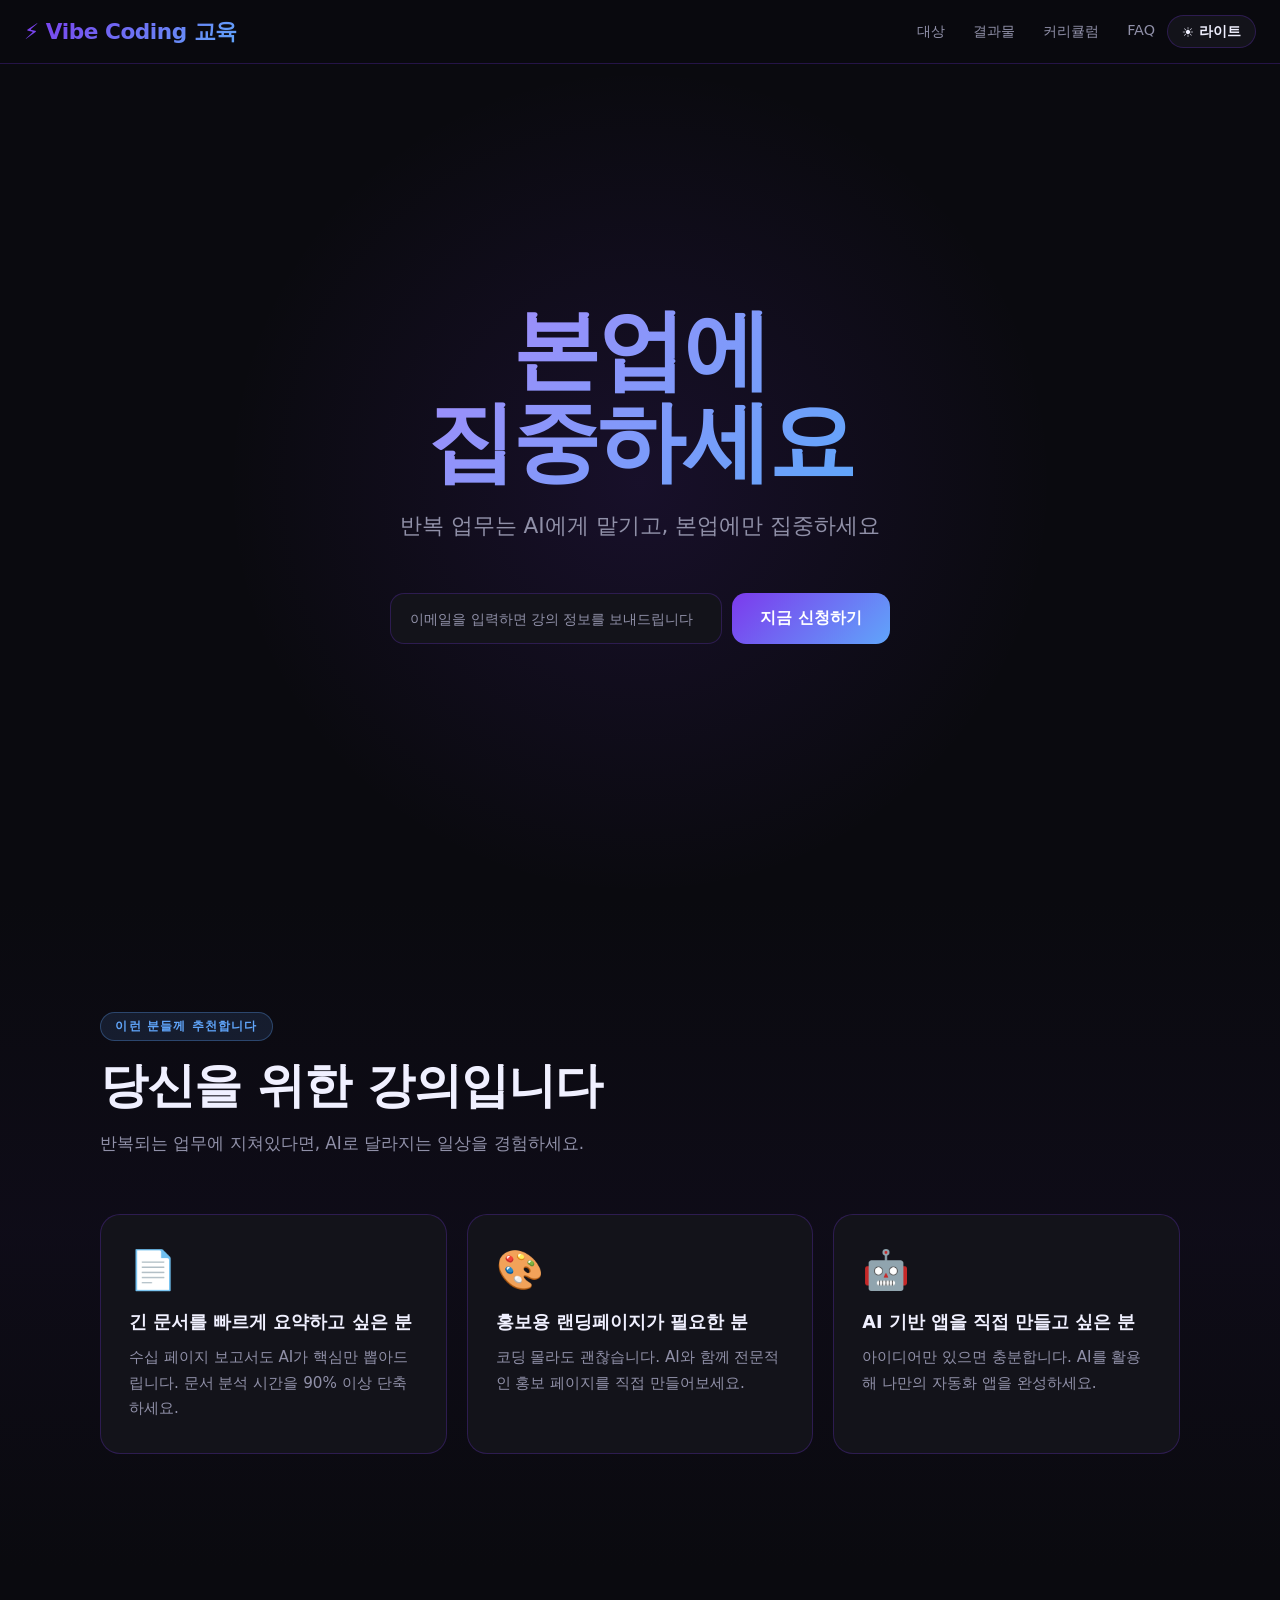
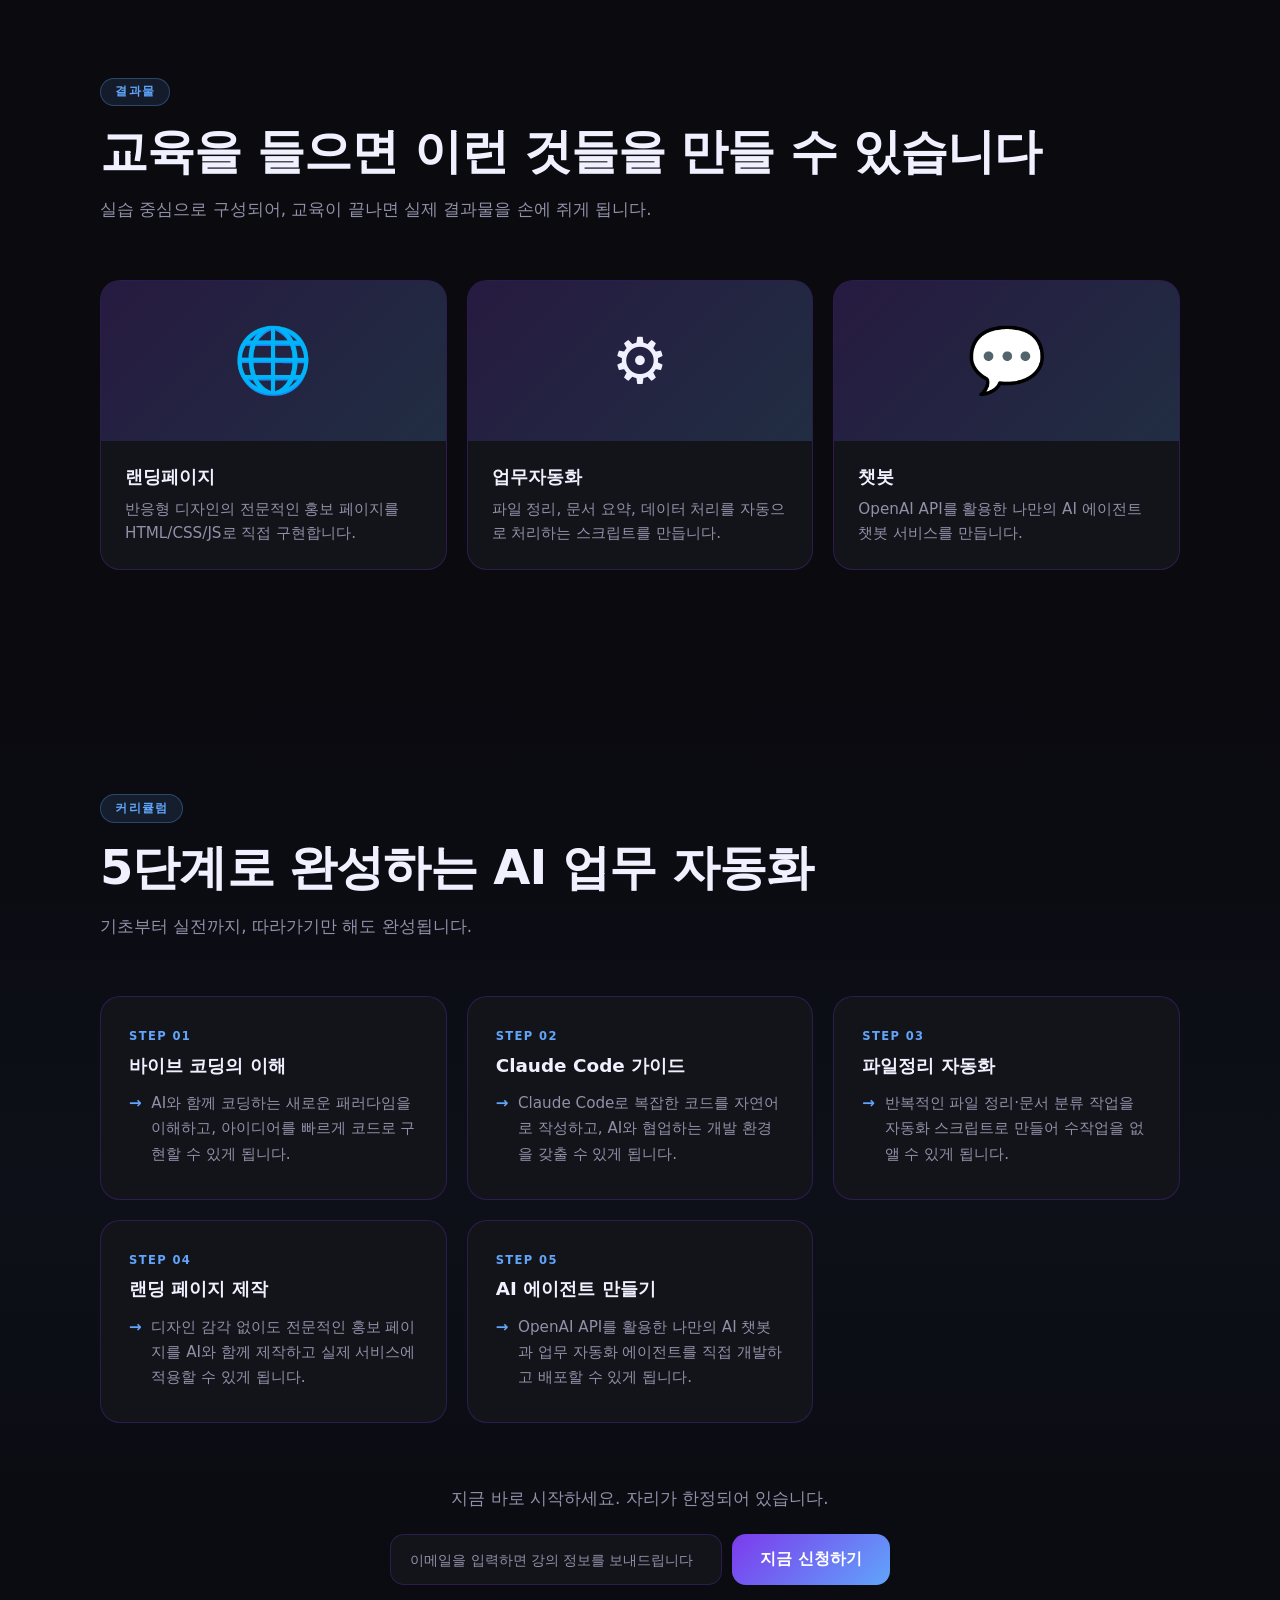
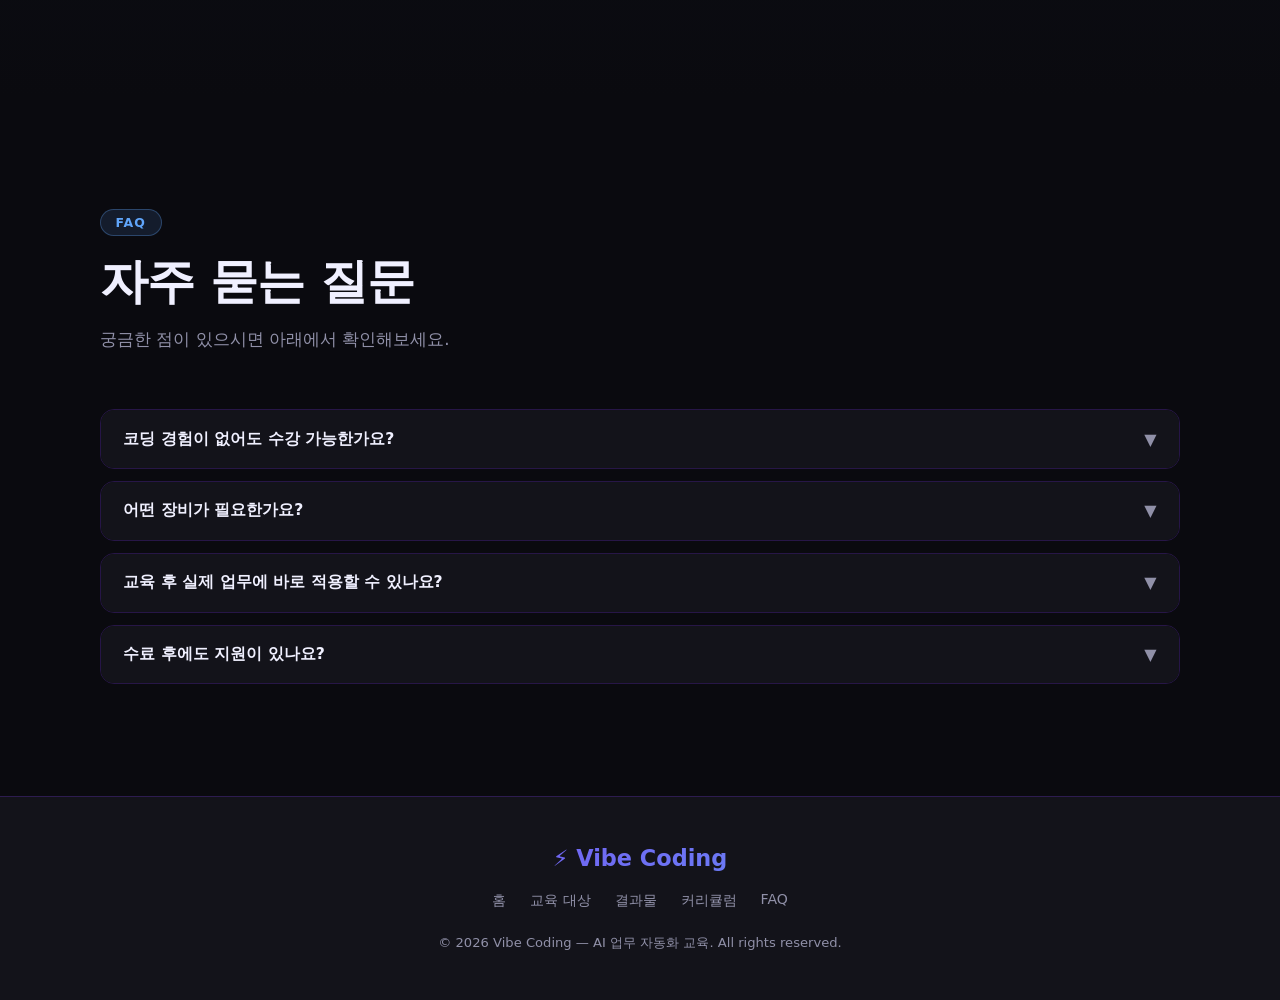
<file: claude-home/index.html>
<!DOCTYPE html>
<html lang="ko">
<head>
    <meta charset="UTF-8">
    <meta name="viewport" content="width=device-width, initial-scale=1.0">
    <title>Vibe Coding — 본업에 집중하세요</title>
    <link rel="stylesheet" href="landing.css">
</head>
<body data-theme="dark">

<!-- ========== HEADER ========== -->
<header>
    <a href="#hero" class="logo" aria-label="Vibe Coding 홈">⚡ Vibe Coding 교육</a>

    <div class="header-right">
        <nav class="desktop-nav" aria-label="주요 메뉴">
            <a href="#target">대상</a>
            <a href="#results">결과물</a>
            <a href="#curriculum">커리큘럼</a>
            <a href="#faq">FAQ</a>
        </nav>

        <button class="theme-btn" id="themeBtn" aria-label="라이트/다크 모드 전환">
            <span id="themeIcon">☀️</span>
            <span id="themeLabel">라이트</span>
        </button>

        <button class="hamburger" id="hamburger" aria-label="메뉴 열기" aria-expanded="false" aria-controls="mobileNav">
            <span></span><span></span><span></span>
        </button>
    </div>
</header>

<!-- Mobile nav -->
<nav class="mobile-nav" id="mobileNav" aria-label="모바일 메뉴">
    <a href="#target"     onclick="closeNav()">대상</a>
    <a href="#results"    onclick="closeNav()">결과물</a>
    <a href="#curriculum" onclick="closeNav()">커리큘럼</a>
    <a href="#faq"        onclick="closeNav()">FAQ</a>
</nav>

<!-- ========== MAIN ========== -->
<main>

    <!-- HERO -->
    <section id="hero" aria-labelledby="heroHeading">
        

        <h1 id="heroHeading">본업에<br>집중하세요</h1>

        <p class="hero-sub">반복 업무는 AI에게 맡기고, 본업에만 집중하세요</p>

        <form class="cta-form" id="heroForm" aria-label="강의 신청 폼" novalidate>
            <div class="input-row">
                <input
                    type="email"
                    id="heroEmail"
                    class="cta-input"
                    placeholder="이메일을 입력하면 강의 정보를 보내드립니다"
                    aria-label="이메일 주소 입력"
                    autocomplete="email"
                    required
                />
                <button type="submit" class="btn-primary" aria-label="지금 신청하기">지금 신청하기</button>
            </div>
        </form>
    </section>

    <!-- TARGET -->
    <section id="target" aria-labelledby="targetHeading">
        <div class="inner">
            <span class="tag-label">이런 분들께 추천합니다</span>
            <h2 id="targetHeading">당신을 위한 강의입니다</h2>
            <p class="section-desc">반복되는 업무에 지쳐있다면, AI로 달라지는 일상을 경험하세요.</p>

            <div class="grid-3" role="list">
                <article class="target-card reveal" role="listitem" aria-label="추천 대상 1">
                    <span class="card-icon" aria-hidden="true">📄</span>
                    <h3>긴 문서를 빠르게 요약하고 싶은 분</h3>
                    <p>수십 페이지 보고서도 AI가 핵심만 뽑아드립니다. 문서 분석 시간을 90% 이상 단축하세요.</p>
                </article>
                <article class="target-card reveal" role="listitem" aria-label="추천 대상 2">
                    <span class="card-icon" aria-hidden="true">🎨</span>
                    <h3>홍보용 랜딩페이지가 필요한 분</h3>
                    <p>코딩 몰라도 괜찮습니다. AI와 함께 전문적인 홍보 페이지를 직접 만들어보세요.</p>
                </article>
                <article class="target-card reveal" role="listitem" aria-label="추천 대상 3">
                    <span class="card-icon" aria-hidden="true">🤖</span>
                    <h3>AI 기반 앱을 직접 만들고 싶은 분</h3>
                    <p>아이디어만 있으면 충분합니다. AI를 활용해 나만의 자동화 앱을 완성하세요.</p>
                </article>
            </div>
        </div>
    </section>

    <!-- RESULTS -->
    <section id="results" aria-labelledby="resultsHeading">
        <div class="inner">
            <span class="tag-label">결과물</span>
            <h2 id="resultsHeading">교육을 들으면 이런 것들을 만들 수 있습니다</h2>
            <p class="section-desc">실습 중심으로 구성되어, 교육이 끝나면 실제 결과물을 손에 쥐게 됩니다.</p>

            <div class="grid-3" role="list">
                <article class="result-card reveal" role="listitem" aria-label="결과물: 랜딩페이지">
                    <div class="result-thumb" aria-hidden="true">🌐</div>
                    <div class="result-body">
                        <h3>랜딩페이지</h3>
                        <p>반응형 디자인의 전문적인 홍보 페이지를 HTML/CSS/JS로 직접 구현합니다.</p>
                    </div>
                </article>
                <article class="result-card reveal" role="listitem" aria-label="결과물: 업무자동화">
                    <div class="result-thumb" aria-hidden="true">⚙️</div>
                    <div class="result-body">
                        <h3>업무자동화</h3>
                        <p>파일 정리, 문서 요약, 데이터 처리를 자동으로 처리하는 스크립트를 만듭니다.</p>
                    </div>
                </article>
                <article class="result-card reveal" role="listitem" aria-label="결과물: 챗봇">
                    <div class="result-thumb" aria-hidden="true">💬</div>
                    <div class="result-body">
                        <h3>챗봇</h3>
                        <p>OpenAI API를 활용한 나만의 AI 에이전트 챗봇 서비스를 만듭니다.</p>
                    </div>
                </article>
            </div>
        </div>
    </section>

    <!-- CURRICULUM -->
    <section id="curriculum" aria-labelledby="curriculumHeading">
        <div class="inner">
            <span class="tag-label">커리큘럼</span>
            <h2 id="curriculumHeading">5단계로 완성하는 AI 업무 자동화</h2>
            <p class="section-desc">기초부터 실전까지, 따라가기만 해도 완성됩니다.</p>

            <div class="step-grid" role="list">
                <article class="step-card reveal" role="listitem" aria-label="STEP 1: 바이브 코딩의 이해">
                    <div class="step-num">STEP 01</div>
                    <h3>바이브 코딩의 이해</h3>
                    <p class="step-outcome">AI와 함께 코딩하는 새로운 패러다임을 이해하고, 아이디어를 빠르게 코드로 구현할 수 있게 됩니다.</p>
                </article>
                <article class="step-card reveal" role="listitem" aria-label="STEP 2: Claude Code 가이드">
                    <div class="step-num">STEP 02</div>
                    <h3>Claude Code 가이드</h3>
                    <p class="step-outcome">Claude Code로 복잡한 코드를 자연어로 작성하고, AI와 협업하는 개발 환경을 갖출 수 있게 됩니다.</p>
                </article>
                <article class="step-card reveal" role="listitem" aria-label="STEP 3: 파일정리 자동화">
                    <div class="step-num">STEP 03</div>
                    <h3>파일정리 자동화</h3>
                    <p class="step-outcome">반복적인 파일 정리·문서 분류 작업을 자동화 스크립트로 만들어 수작업을 없앨 수 있게 됩니다.</p>
                </article>
                <article class="step-card reveal" role="listitem" aria-label="STEP 4: 랜딩 페이지 제작">
                    <div class="step-num">STEP 04</div>
                    <h3>랜딩 페이지 제작</h3>
                    <p class="step-outcome">디자인 감각 없이도 전문적인 홍보 페이지를 AI와 함께 제작하고 실제 서비스에 적용할 수 있게 됩니다.</p>
                </article>
                <article class="step-card reveal" role="listitem" aria-label="STEP 5: AI 에이전트 만들기">
                    <div class="step-num">STEP 05</div>
                    <h3>AI 에이전트 만들기</h3>
                    <p class="step-outcome">OpenAI API를 활용한 나만의 AI 챗봇과 업무 자동화 에이전트를 직접 개발하고 배포할 수 있게 됩니다.</p>
                </article>
            </div>

            <!-- Curriculum CTA -->
            <div class="cta-block">
                <p>지금 바로 시작하세요. 자리가 한정되어 있습니다.</p>
                <form class="cta-form" id="curriculumForm" aria-label="강의 신청 폼" novalidate>
                    <div class="input-row">
                        <input
                            type="email"
                            id="curriculumEmail"
                            class="cta-input"
                            placeholder="이메일을 입력하면 강의 정보를 보내드립니다"
                            aria-label="이메일 주소 입력"
                            autocomplete="email"
                            required
                        />
                        <button type="submit" class="btn-primary" aria-label="지금 신청하기">지금 신청하기</button>
                    </div>
                </form>
            </div>
        </div>
    </section>

    <!-- FAQ -->
    <section id="faq" aria-labelledby="faqHeading">
        <div class="inner">
            <span class="tag-label">FAQ</span>
            <h2 id="faqHeading">자주 묻는 질문</h2>
            <p class="section-desc">궁금한 점이 있으시면 아래에서 확인해보세요.</p>

            <div class="faq-list" role="list">
                <div class="faq-item" role="listitem">
                    <button class="faq-q" aria-expanded="false" onclick="toggleFaq(this)">
                        코딩 경험이 없어도 수강 가능한가요?
                        <span class="faq-arrow" aria-hidden="true">▼</span>
                    </button>
                    <div class="faq-a" role="region">
                        <div class="faq-a-inner">
                            네, 전혀 문제없습니다. 이 교육은 코딩 경험이 없는 분들도 AI와 함께 결과물을 만들 수 있도록 설계되었습니다. 자연어로 AI에게 지시하는 방법부터 차근차근 배워갑니다.
                        </div>
                    </div>
                </div>
                <div class="faq-item" role="listitem">
                    <button class="faq-q" aria-expanded="false" onclick="toggleFaq(this)">
                        어떤 장비가 필요한가요?
                        <span class="faq-arrow" aria-hidden="true">▼</span>
                    </button>
                    <div class="faq-a" role="region">
                        <div class="faq-a-inner">
                            인터넷이 연결된 노트북이면 충분합니다. Windows, Mac 모두 지원하며 별도의 고사양 장비는 필요하지 않습니다.
                        </div>
                    </div>
                </div>
                <div class="faq-item" role="listitem">
                    <button class="faq-q" aria-expanded="false" onclick="toggleFaq(this)">
                        교육 후 실제 업무에 바로 적용할 수 있나요?
                        <span class="faq-arrow" aria-hidden="true">▼</span>
                    </button>
                    <div class="faq-a" role="region">
                        <div class="faq-a-inner">
                            네, 교육 중 만드는 모든 결과물은 실제 업무에 바로 활용할 수 있습니다. 실습 위주 커리큘럼으로 구성되어 교육이 끝나는 날부터 바로 적용 가능합니다.
                        </div>
                    </div>
                </div>
                <div class="faq-item" role="listitem">
                    <button class="faq-q" aria-expanded="false" onclick="toggleFaq(this)">
                        수료 후에도 지원이 있나요?
                        <span class="faq-arrow" aria-hidden="true">▼</span>
                    </button>
                    <div class="faq-a" role="region">
                        <div class="faq-a-inner">
                            수료 후에도 커뮤니티를 통해 지속적인 Q&A 지원과 업데이트된 학습 자료를 제공합니다. 함께 성장하는 커뮤니티에 참여하세요.
                        </div>
                    </div>
                </div>
            </div>
        </div>
    </section>

</main>

<!-- FOOTER -->
<footer>
    <div class="inner">
        <div class="footer-logo">⚡ Vibe Coding</div>
        <nav class="footer-links" aria-label="푸터 메뉴">
            <a href="#hero">홈</a>
            <a href="#target">교육 대상</a>
            <a href="#results">결과물</a>
            <a href="#curriculum">커리큘럼</a>
            <a href="#faq">FAQ</a>
        </nav>
        <p class="footer-copy">© 2026 Vibe Coding — AI 업무 자동화 교육. All rights reserved.</p>
    </div>
</footer>

<!-- MOBILE FIXED CTA -->
<div class="mobile-cta-bar" aria-label="모바일 신청 버튼 영역">
    <button class="btn-primary" onclick="scrollToSignup()" aria-label="신청하기 — 상단 신청 폼으로 이동">
        🚀 지금 신청하기
    </button>
</div>

<!-- TOAST -->
<div class="toast" id="toast" role="alert" aria-live="polite" aria-atomic="true"></div>

<!-- ========== SCRIPT ========== -->
<script>
(function () {
    'use strict';

    /* ---- Theme ---- */
    const body       = document.body;
    const themeBtn   = document.getElementById('themeBtn');
    const themeIcon  = document.getElementById('themeIcon');
    const themeLabel = document.getElementById('themeLabel');

    function applyTheme(theme) {
        body.setAttribute('data-theme', theme);
        if (theme === 'dark') {
            themeIcon.textContent  = '☀️';
            themeLabel.textContent = '라이트';
        } else {
            themeIcon.textContent  = '🌙';
            themeLabel.textContent = '다크';
        }
        localStorage.setItem('vcTheme', theme);
    }

    themeBtn.addEventListener('click', () => {
        applyTheme(body.getAttribute('data-theme') === 'dark' ? 'light' : 'dark');
    });

    applyTheme(localStorage.getItem('vcTheme') || 'dark');

    /* ---- Hamburger ---- */
    const hamburger = document.getElementById('hamburger');
    const mobileNav = document.getElementById('mobileNav');

    hamburger.addEventListener('click', () => {
        const open = mobileNav.classList.toggle('is-open');
        hamburger.classList.toggle('is-open', open);
        hamburger.setAttribute('aria-expanded', open);
        hamburger.setAttribute('aria-label', open ? '메뉴 닫기' : '메뉴 열기');
    });

    window.closeNav = function () {
        mobileNav.classList.remove('is-open');
        hamburger.classList.remove('is-open');
        hamburger.setAttribute('aria-expanded', 'false');
        hamburger.setAttribute('aria-label', '메뉴 열기');
    };

    /* ---- CTA scroll ---- */
    window.scrollToSignup = function () {
        const heroSection = document.getElementById('hero');
        heroSection.scrollIntoView({ behavior: 'smooth' });
        setTimeout(() => document.getElementById('heroEmail').focus(), 700);
    };

    /* ---- Email submit ---- */
    function handleSubmit(e, inputId) {
        e.preventDefault();
        const input = document.getElementById(inputId);
        const email = input.value.trim();
        if (!email) { input.focus(); return; }

        const subject = encodeURIComponent('Vibe Coding 강의 신청');
        const body    = encodeURIComponent(
            '안녕하세요,\n\nVibe Coding 강의 정보를 요청합니다.\n\n신청자 이메일: ' + email + '\n\n빠른 연락 부탁드립니다.\n감사합니다.'
        );

        window.location.href = 'mailto:smjcreate@naver.com?subject=' + subject + '&body=' + body;
        showToast('신청 완료! 곧 강의 정보를 보내드리겠습니다 ✅');
        input.value = '';
    }

    document.getElementById('heroForm').addEventListener('submit', function (e) { handleSubmit(e, 'heroEmail'); });
    document.getElementById('curriculumForm').addEventListener('submit', function (e) { handleSubmit(e, 'curriculumEmail'); });

    /* ---- Toast ---- */
    let toastTimer;
    function showToast(msg) {
        const toast = document.getElementById('toast');
        toast.textContent = msg;
        toast.classList.add('show');
        clearTimeout(toastTimer);
        toastTimer = setTimeout(() => toast.classList.remove('show'), 3800);
    }

    /* ---- FAQ accordion ---- */
    window.toggleFaq = function (btn) {
        const item   = btn.closest('.faq-item');
        const isOpen = item.classList.toggle('is-open');
        btn.setAttribute('aria-expanded', isOpen);

        document.querySelectorAll('.faq-item.is-open').forEach(function (other) {
            if (other !== item) {
                other.classList.remove('is-open');
                other.querySelector('.faq-q').setAttribute('aria-expanded', 'false');
            }
        });
    };

    /* ---- Scroll reveal (IntersectionObserver) ---- */
    if ('IntersectionObserver' in window) {
        const io = new IntersectionObserver(function (entries) {
            entries.forEach(function (entry, i) {
                if (entry.isIntersecting) {
                    setTimeout(function () {
                        entry.target.classList.add('is-visible');
                    }, i * 90);
                    io.unobserve(entry.target);
                }
            });
        }, { threshold: 0.12 });

        document.querySelectorAll('.reveal').forEach(function (el) { io.observe(el); });
    } else {
        document.querySelectorAll('.reveal').forEach(function (el) {
            el.classList.add('is-visible');
        });
    }
})();
</script>

</body>
</html>
</file>
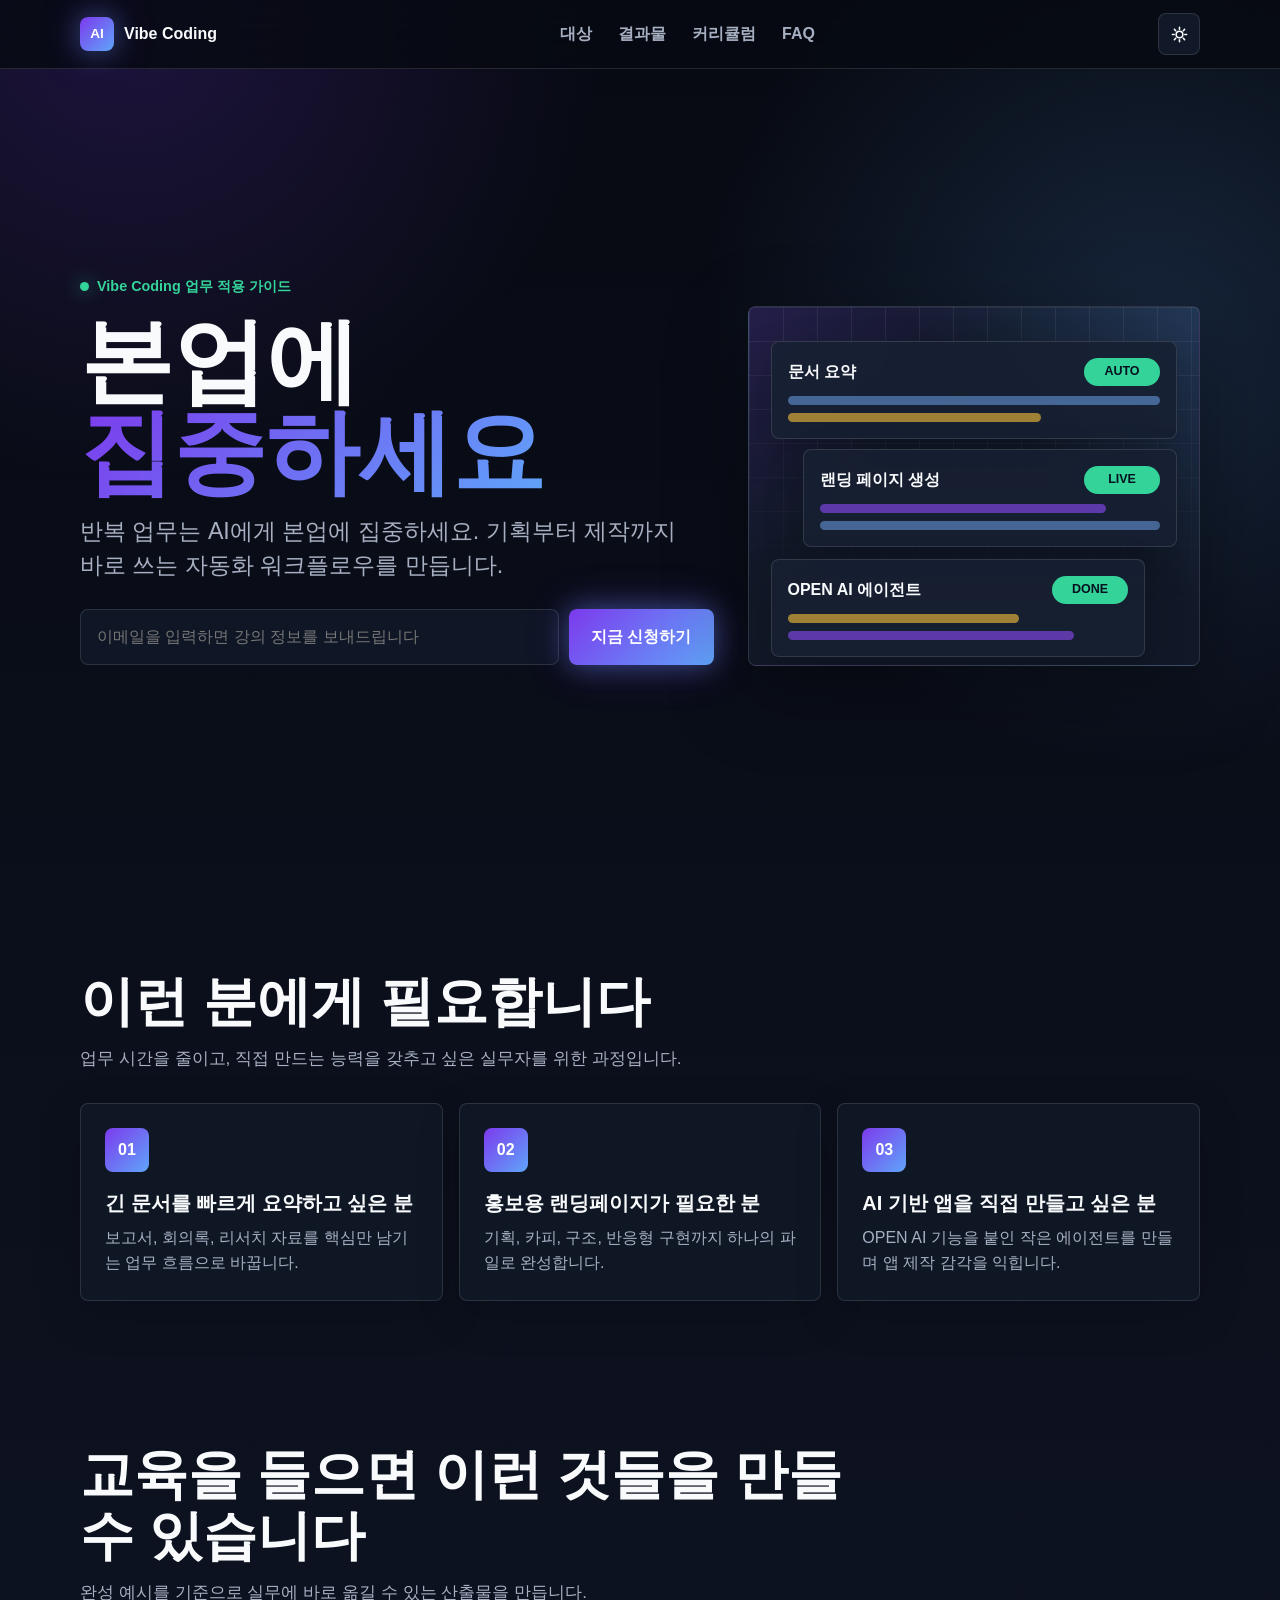
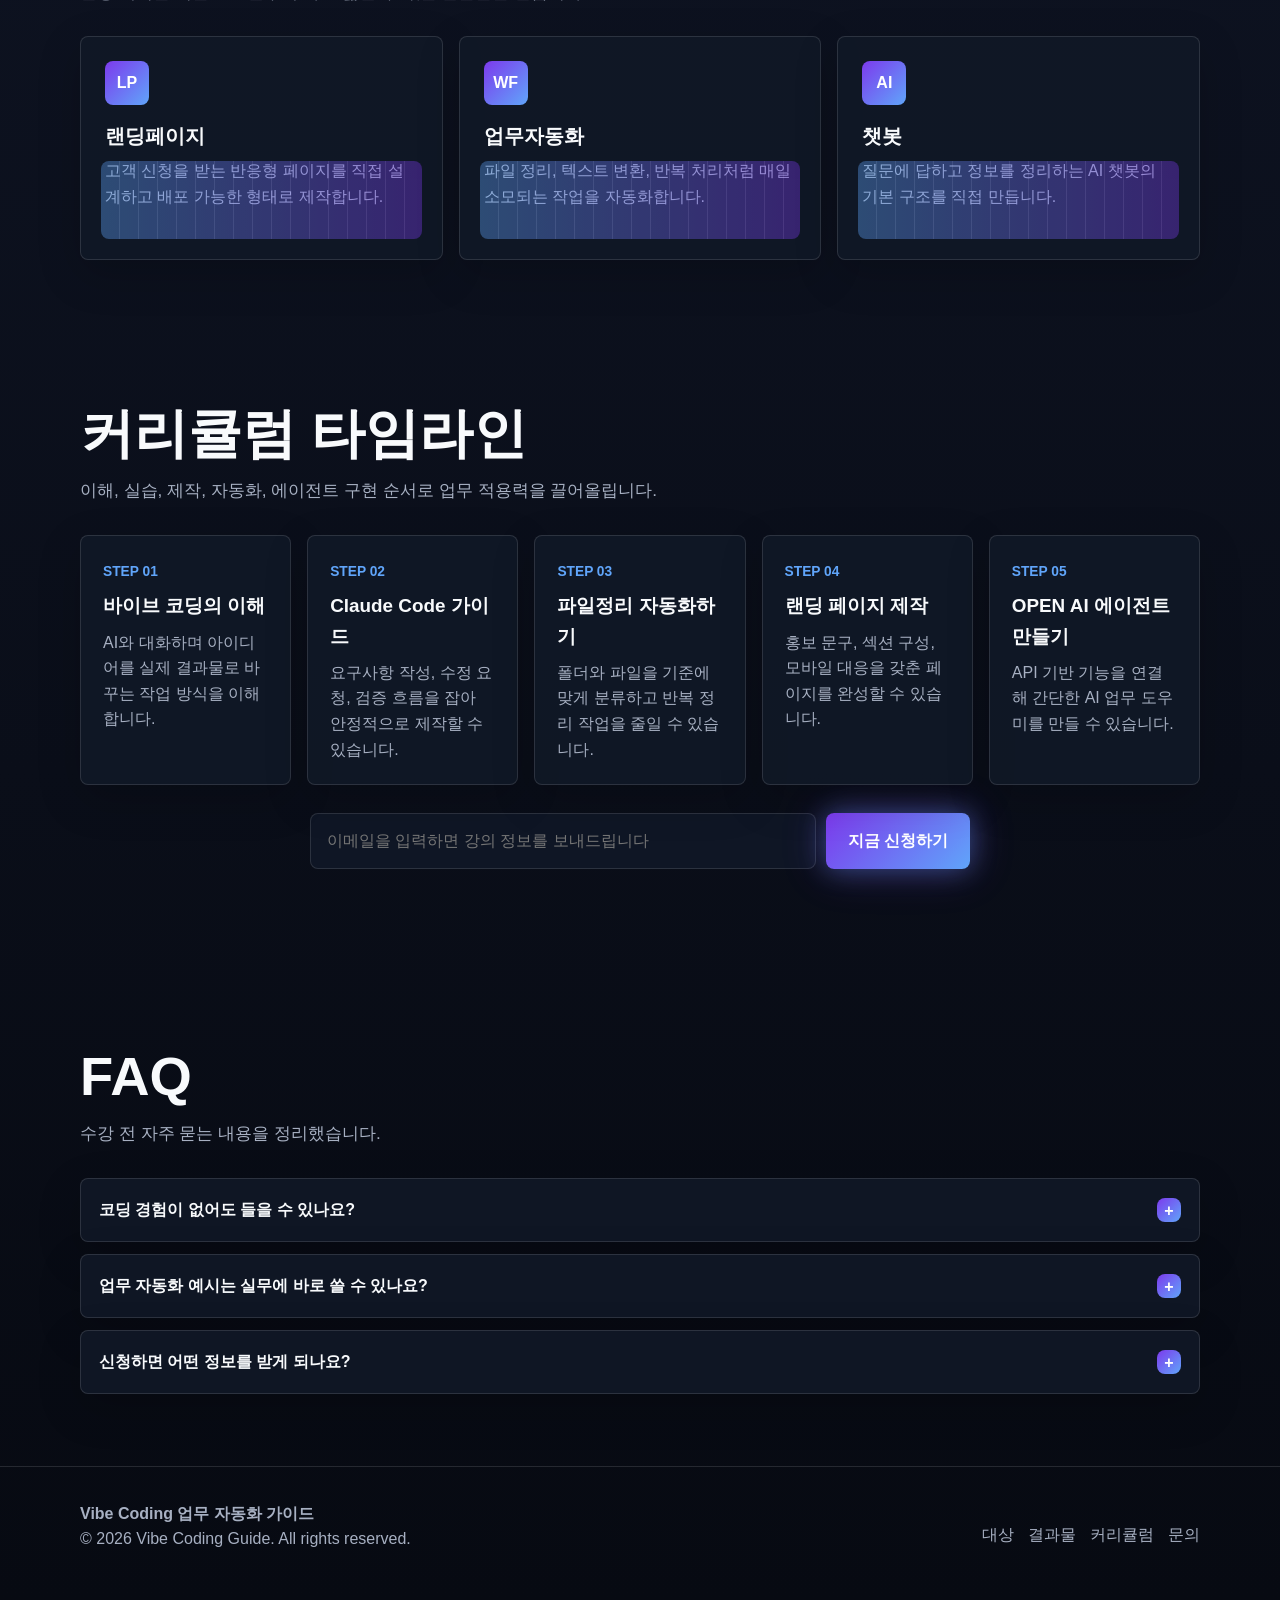
<file: codex-home/index.html>
<!doctype html>
<html lang="ko" data-theme="dark">
<head>
  <meta charset="utf-8">
  <meta name="viewport" content="width=device-width, initial-scale=1">
  <meta name="description" content="Vibe Coding 업무 적용 강의 랜딩페이지">
  <title>Vibe Coding 업무 자동화 가이드</title>
  <style>
    :root {
      --font-family: -apple-system, BlinkMacSystemFont, "Segoe UI", "Apple SD Gothic Neo", "Noto Sans KR", sans-serif;
      --bg: #070a12;
      --bg-soft: #0d1220;
      --panel: #111827;
      --panel-strong: #172033;
      --text: #f8fafc;
      --muted: #a7b0c2;
      --line: rgba(255, 255, 255, 0.12);
      --primary: #7c3aed;
      --blue: #60a5fa;
      --green: #34d399;
      --amber: #fbbf24;
      --danger: #fb7185;
      --shadow: 0 24px 80px rgba(0, 0, 0, 0.34);
      --glow: 0 0 26px rgba(96, 165, 250, 0.36), 0 0 44px rgba(124, 58, 237, 0.32);
      --radius: 8px;
      --max: 1120px;
      --h1: clamp(3rem, 14vw, 5.8rem);
      --h2: clamp(2rem, 8vw, 3.4rem);
      --h3: 1.25rem;
      --body: 1rem;
    }

    html[data-theme="light"] {
      --bg: #f7f9fc;
      --bg-soft: #eef3fb;
      --panel: #ffffff;
      --panel-strong: #eaf1ff;
      --text: #0f172a;
      --muted: #526071;
      --line: rgba(15, 23, 42, 0.14);
      --shadow: 0 18px 58px rgba(33, 48, 75, 0.16);
      --glow: 0 0 22px rgba(96, 165, 250, 0.24), 0 0 38px rgba(124, 58, 237, 0.18);
    }

    * {
      box-sizing: border-box;
    }

    html {
      scroll-behavior: smooth;
    }

    body {
      margin: 0;
      font-family: var(--font-family);
      color: var(--text);
      background:
        radial-gradient(circle at 10% 0%, rgba(124, 58, 237, 0.2), transparent 30rem),
        radial-gradient(circle at 90% 10%, rgba(96, 165, 250, 0.16), transparent 28rem),
        linear-gradient(180deg, var(--bg), var(--bg-soft) 48%, var(--bg));
      font-size: var(--body);
      line-height: 1.6;
      overflow-x: hidden;
    }

    a {
      color: inherit;
      text-decoration: none;
    }

    .sr-only {
      position: absolute;
      width: 1px;
      height: 1px;
      padding: 0;
      margin: -1px;
      overflow: hidden;
      clip: rect(0, 0, 0, 0);
      white-space: nowrap;
      border: 0;
    }

    button,
    input {
      font: inherit;
    }

    .site-header {
      position: fixed;
      top: 0;
      left: 0;
      right: 0;
      z-index: 30;
      border-bottom: 1px solid var(--line);
      background: color-mix(in srgb, var(--bg) 82%, transparent);
      backdrop-filter: blur(18px);
    }

    .nav {
      width: min(100% - 32px, var(--max));
      height: 68px;
      margin: 0 auto;
      display: flex;
      align-items: center;
      justify-content: space-between;
      gap: 16px;
    }

    .brand {
      display: flex;
      align-items: center;
      gap: 10px;
      font-weight: 800;
      letter-spacing: 0;
      white-space: nowrap;
    }

    .brand-mark {
      width: 34px;
      height: 34px;
      border-radius: 8px;
      background: linear-gradient(135deg, var(--primary), var(--blue));
      box-shadow: var(--glow);
      display: grid;
      place-items: center;
      color: white;
      font-size: 0.85rem;
    }

    .nav-links {
      display: none;
      position: absolute;
      top: 68px;
      left: 0;
      right: 0;
      padding: 18px 24px 22px;
      background: var(--bg);
      border-bottom: 1px solid var(--line);
    }

    .nav-links.is-open {
      display: grid;
      gap: 14px;
    }

    .nav-links a {
      color: var(--muted);
      font-weight: 700;
    }

    .nav-actions {
      display: flex;
      align-items: center;
      gap: 8px;
    }

    .icon-button {
      width: 42px;
      height: 42px;
      border: 1px solid var(--line);
      border-radius: 8px;
      background: var(--panel);
      color: var(--text);
      cursor: pointer;
      display: grid;
      place-items: center;
    }

    .icon-button:hover {
      border-color: color-mix(in srgb, var(--blue) 58%, var(--line));
      box-shadow: var(--glow);
    }

    .menu-icon,
    .theme-icon {
      width: 19px;
      height: 19px;
      display: block;
    }

    main {
      padding-top: 68px;
    }

    .section {
      width: min(100% - 32px, var(--max));
      margin: 0 auto;
      padding: 72px 0;
    }

    .hero {
      min-height: calc(100svh - 68px);
      display: grid;
      align-items: center;
      padding: 48px 0 44px;
    }

    .hero-grid {
      display: grid;
      gap: 34px;
      align-items: center;
    }

    .eyebrow {
      display: inline-flex;
      align-items: center;
      gap: 8px;
      margin: 0 0 18px;
      color: var(--green);
      font-weight: 800;
      font-size: 0.9rem;
    }

    .eyebrow::before {
      content: "";
      width: 9px;
      height: 9px;
      border-radius: 999px;
      background: var(--green);
      box-shadow: 0 0 18px rgba(52, 211, 153, 0.7);
    }

    h1,
    h2,
    h3,
    p {
      margin-top: 0;
    }

    h1 {
      margin-bottom: 16px;
      font-size: var(--h1);
      line-height: 0.98;
      letter-spacing: 0;
      font-weight: 900;
    }

    .gradient-text {
      background: linear-gradient(135deg, var(--primary), var(--blue));
      -webkit-background-clip: text;
      background-clip: text;
      color: transparent;
    }

    .subheadline {
      max-width: 680px;
      color: var(--muted);
      font-size: clamp(1.12rem, 4vw, 1.45rem);
      line-height: 1.5;
      margin-bottom: 26px;
      word-break: keep-all;
    }

    .signup-form {
      display: grid;
      gap: 10px;
      width: 100%;
      max-width: 660px;
    }

    .signup-form input {
      min-height: 56px;
      border: 1px solid var(--line);
      border-radius: 8px;
      padding: 0 16px;
      color: var(--text);
      background: color-mix(in srgb, var(--panel) 88%, transparent);
      outline: none;
    }

    .signup-form input:focus {
      border-color: var(--blue);
      box-shadow: 0 0 0 4px rgba(96, 165, 250, 0.18);
    }

    .cta-button {
      min-height: 56px;
      border: 0;
      border-radius: 8px;
      padding: 0 22px;
      color: white;
      background: linear-gradient(135deg, var(--primary), var(--blue));
      font-weight: 900;
      cursor: pointer;
      box-shadow: var(--glow);
      transition: transform 180ms ease, box-shadow 180ms ease;
      white-space: nowrap;
    }

    .cta-button:hover,
    .cta-button:focus-visible {
      transform: translateY(-2px);
      box-shadow: 0 0 30px rgba(96, 165, 250, 0.54), 0 0 54px rgba(124, 58, 237, 0.46);
    }

    .form-note {
      min-height: 24px;
      margin: 0;
      color: var(--muted);
      font-size: 0.9rem;
    }

    .visual-panel {
      position: relative;
      min-height: 360px;
      border: 1px solid var(--line);
      border-radius: var(--radius);
      background:
        linear-gradient(135deg, rgba(124, 58, 237, 0.18), transparent 34%),
        linear-gradient(225deg, rgba(96, 165, 250, 0.22), transparent 38%),
        var(--panel);
      box-shadow: var(--shadow);
      overflow: hidden;
    }

    .visual-panel::before {
      content: "";
      position: absolute;
      inset: 0;
      background-image:
        linear-gradient(rgba(255, 255, 255, 0.07) 1px, transparent 1px),
        linear-gradient(90deg, rgba(255, 255, 255, 0.07) 1px, transparent 1px);
      background-size: 34px 34px;
      mask-image: linear-gradient(180deg, black, transparent 86%);
    }

    .workflow-card {
      position: absolute;
      left: 22px;
      right: 22px;
      border: 1px solid var(--line);
      border-radius: 8px;
      padding: 16px;
      background: color-mix(in srgb, var(--panel-strong) 88%, transparent);
      backdrop-filter: blur(10px);
      box-shadow: 0 16px 40px rgba(0, 0, 0, 0.18);
    }

    .workflow-card:nth-child(1) {
      top: 34px;
    }

    .workflow-card:nth-child(2) {
      top: 142px;
      left: 54px;
    }

    .workflow-card:nth-child(3) {
      top: 252px;
      right: 54px;
    }

    .workflow-title {
      display: flex;
      align-items: center;
      justify-content: space-between;
      gap: 12px;
      margin-bottom: 10px;
      font-weight: 900;
    }

    .pill {
      display: inline-flex;
      min-width: 76px;
      justify-content: center;
      border-radius: 999px;
      padding: 4px 10px;
      color: #06111f;
      background: var(--green);
      font-size: 0.78rem;
      font-weight: 900;
    }

    .bar {
      height: 9px;
      margin-top: 8px;
      border-radius: 999px;
      background: color-mix(in srgb, var(--blue) 42%, var(--line));
    }

    .bar.short {
      width: 68%;
      background: color-mix(in srgb, var(--amber) 54%, var(--line));
    }

    .bar.mid {
      width: 84%;
      background: color-mix(in srgb, var(--primary) 58%, var(--line));
    }

    .section-title {
      max-width: 780px;
      margin-bottom: 30px;
    }

    .section-title h2 {
      margin-bottom: 12px;
      font-size: var(--h2);
      line-height: 1.12;
      letter-spacing: 0;
      font-weight: 900;
    }

    .section-title p {
      color: var(--muted);
      font-size: 1.08rem;
      word-break: keep-all;
    }

    .card-grid {
      display: grid;
      gap: 16px;
    }

    .card,
    .timeline-card,
    .faq-item {
      border: 1px solid var(--line);
      border-radius: var(--radius);
      background: color-mix(in srgb, var(--panel) 92%, transparent);
      box-shadow: 0 14px 44px rgba(0, 0, 0, 0.18);
    }

    .card {
      padding: 24px;
    }

    .card-icon {
      width: 44px;
      height: 44px;
      margin-bottom: 18px;
      border-radius: 8px;
      display: grid;
      place-items: center;
      color: white;
      background: linear-gradient(135deg, var(--primary), var(--blue));
      font-weight: 900;
    }

    .card h3 {
      margin-bottom: 8px;
      font-size: var(--h3);
      line-height: 1.35;
      word-break: keep-all;
    }

    .card p {
      color: var(--muted);
      margin-bottom: 0;
    }

    .outcome {
      position: relative;
      min-height: 224px;
      overflow: hidden;
    }

    .outcome::after {
      content: "";
      position: absolute;
      inset: auto 20px 20px;
      height: 78px;
      border-radius: 8px;
      background:
        linear-gradient(90deg, rgba(96, 165, 250, 0.48), rgba(124, 58, 237, 0.48)),
        repeating-linear-gradient(90deg, transparent 0 18px, rgba(255,255,255,0.18) 18px 19px);
      opacity: 0.78;
    }

    .timeline {
      display: grid;
      gap: 16px;
      margin-bottom: 28px;
    }

    .timeline-card {
      padding: 22px;
      transition: transform 180ms ease, border-color 180ms ease, box-shadow 180ms ease;
    }

    .timeline-card:hover {
      transform: translateY(-6px);
      border-color: color-mix(in srgb, var(--blue) 50%, var(--line));
      box-shadow: var(--glow);
    }

    .step {
      color: var(--blue);
      font-weight: 900;
      font-size: 0.86rem;
    }

    .timeline-card h3 {
      margin: 8px 0;
      font-size: 1.18rem;
    }

    .timeline-card p {
      margin-bottom: 0;
      color: var(--muted);
    }

    .center-form {
      margin: 0 auto;
    }

    .faq-list {
      display: grid;
      gap: 12px;
    }

    .faq-button {
      width: 100%;
      min-height: 62px;
      display: flex;
      align-items: center;
      justify-content: space-between;
      gap: 14px;
      border: 0;
      padding: 0 18px;
      color: var(--text);
      background: transparent;
      font-weight: 900;
      text-align: left;
      cursor: pointer;
    }

    .faq-button span:first-child {
      word-break: keep-all;
    }

    .faq-icon {
      flex: 0 0 auto;
      width: 24px;
      height: 24px;
      border-radius: 8px;
      display: grid;
      place-items: center;
      color: white;
      background: linear-gradient(135deg, var(--primary), var(--blue));
      transition: transform 180ms ease;
    }

    .faq-item.is-open .faq-icon {
      transform: rotate(45deg);
    }

    .faq-panel {
      max-height: 0;
      overflow: hidden;
      transition: max-height 220ms ease;
    }

    .faq-panel p {
      margin: 0;
      padding: 0 18px 18px;
      color: var(--muted);
    }

    .site-footer {
      border-top: 1px solid var(--line);
      padding: 34px 0 96px;
    }

    .footer-inner {
      width: min(100% - 32px, var(--max));
      margin: 0 auto;
      display: grid;
      gap: 20px;
      color: var(--muted);
    }

    .footer-links {
      display: flex;
      flex-wrap: wrap;
      gap: 14px;
    }

    .footer-links a:hover {
      color: var(--text);
    }

    .mobile-cta {
      position: fixed;
      left: 12px;
      right: 12px;
      bottom: 12px;
      z-index: 40;
      min-height: 56px;
      display: grid;
      place-items: center;
      border-radius: 8px;
      color: white;
      background: linear-gradient(135deg, var(--primary), var(--blue));
      font-weight: 900;
      box-shadow: var(--glow);
    }

    .reveal {
      opacity: 0;
      transform: translateY(22px);
      transition: opacity 560ms ease, transform 560ms ease;
    }

    .reveal.is-visible {
      opacity: 1;
      transform: translateY(0);
    }

    @media (min-width: 768px) {
      .nav-links {
        position: static;
        display: flex;
        align-items: center;
        justify-content: center;
        gap: 26px;
        padding: 0;
        background: transparent;
        border: 0;
      }

      .menu-button {
        display: none;
      }

      .hero-grid {
        grid-template-columns: minmax(0, 1.05fr) minmax(320px, 0.75fr);
      }

      .signup-form {
        grid-template-columns: minmax(0, 1fr) auto;
        align-items: center;
      }

      .form-note {
        grid-column: 1 / -1;
      }

      .card-grid {
        grid-template-columns: repeat(3, minmax(0, 1fr));
      }

      .timeline {
        grid-template-columns: repeat(5, minmax(0, 1fr));
      }

      .timeline-card {
        min-height: 228px;
      }

      .footer-inner {
        grid-template-columns: 1fr auto;
        align-items: center;
      }

      .mobile-cta {
        display: none;
      }

      .site-footer {
        padding-bottom: 34px;
      }
    }

    @media (prefers-reduced-motion: reduce) {
      *,
      *::before,
      *::after {
        scroll-behavior: auto !important;
        transition-duration: 0.01ms !important;
        animation-duration: 0.01ms !important;
      }

      .reveal {
        opacity: 1;
        transform: none;
      }
    }
  </style>
</head>
<body>
  <header class="site-header">
    <nav class="nav" aria-label="주요 메뉴">
      <a class="brand" href="#hero" aria-label="Vibe Coding 홈">
        <span class="brand-mark" aria-hidden="true">AI</span>
        <span>Vibe Coding</span>
      </a>
      <div class="nav-links" id="navLinks">
        <a href="#target">대상</a>
        <a href="#outcomes">결과물</a>
        <a href="#curriculum">커리큘럼</a>
        <a href="#faq">FAQ</a>
      </div>
      <div class="nav-actions">
        <button class="icon-button" type="button" id="themeToggle" aria-label="다크 모드와 라이트 모드 전환">
          <svg class="theme-icon" viewBox="0 0 24 24" fill="none" aria-hidden="true">
            <path d="M12 3v2.3M12 18.7V21M3 12h2.3M18.7 12H21M5.6 5.6l1.6 1.6M16.8 16.8l1.6 1.6M18.4 5.6l-1.6 1.6M7.2 16.8l-1.6 1.6" stroke="currentColor" stroke-width="2" stroke-linecap="round"/>
            <circle cx="12" cy="12" r="4.2" stroke="currentColor" stroke-width="2"/>
          </svg>
        </button>
        <button class="icon-button menu-button" type="button" id="menuToggle" aria-label="모바일 메뉴 열기" aria-expanded="false" aria-controls="navLinks">
          <svg class="menu-icon" viewBox="0 0 24 24" fill="none" aria-hidden="true">
            <path d="M4 7h16M4 12h16M4 17h16" stroke="currentColor" stroke-width="2" stroke-linecap="round"/>
          </svg>
        </button>
      </div>
    </nav>
  </header>

  <main>
    <section class="section hero" id="hero" aria-labelledby="hero-title">
      <div class="hero-grid">
        <div class="reveal">
          <p class="eyebrow">Vibe Coding 업무 적용 가이드</p>
          <h1 id="hero-title">본업에 <br><span class="gradient-text">집중하세요</span></h1>
          <p class="subheadline">반복 업무는 AI에게 본업에 집중하세요. 기획부터 제작까지 바로 쓰는 자동화 워크플로우를 만듭니다.</p>
          <form class="signup-form" data-signup>
            <label class="sr-only" for="heroEmail">이메일</label>
            <input id="heroEmail" name="email" type="email" autocomplete="email" required placeholder="이메일을 입력하면 강의 정보를 보내드립니다" aria-label="강의 정보를 받을 이메일">
            <button class="cta-button" type="submit">지금 신청하기</button>
            <p class="form-note" role="status" aria-live="polite"></p>
          </form>
        </div>

        <div class="visual-panel reveal" aria-label="AI 업무 자동화 흐름 예시">
          <article class="workflow-card">
            <div class="workflow-title"><span>문서 요약</span><span class="pill">AUTO</span></div>
            <div class="bar"></div>
            <div class="bar short"></div>
          </article>
          <article class="workflow-card">
            <div class="workflow-title"><span>랜딩 페이지 생성</span><span class="pill">LIVE</span></div>
            <div class="bar mid"></div>
            <div class="bar"></div>
          </article>
          <article class="workflow-card">
            <div class="workflow-title"><span>OPEN AI 에이전트</span><span class="pill">DONE</span></div>
            <div class="bar short"></div>
            <div class="bar mid"></div>
          </article>
        </div>
      </div>
    </section>

    <section class="section reveal" id="target" aria-labelledby="target-title">
      <div class="section-title">
        <h2 id="target-title">이런 분에게 필요합니다</h2>
        <p>업무 시간을 줄이고, 직접 만드는 능력을 갖추고 싶은 실무자를 위한 과정입니다.</p>
      </div>
      <div class="card-grid">
        <article class="card">
          <div class="card-icon" aria-hidden="true">01</div>
          <h3>긴 문서를 빠르게 요약하고 싶은 분</h3>
          <p>보고서, 회의록, 리서치 자료를 핵심만 남기는 업무 흐름으로 바꿉니다.</p>
        </article>
        <article class="card">
          <div class="card-icon" aria-hidden="true">02</div>
          <h3>홍보용 랜딩페이지가 필요한 분</h3>
          <p>기획, 카피, 구조, 반응형 구현까지 하나의 파일로 완성합니다.</p>
        </article>
        <article class="card">
          <div class="card-icon" aria-hidden="true">03</div>
          <h3>AI 기반 앱을 직접 만들고 싶은 분</h3>
          <p>OPEN AI 기능을 붙인 작은 에이전트를 만들며 앱 제작 감각을 익힙니다.</p>
        </article>
      </div>
    </section>

    <section class="section reveal" id="outcomes" aria-labelledby="outcomes-title">
      <div class="section-title">
        <h2 id="outcomes-title">교육을 들으면 이런 것들을 만들 수 있습니다</h2>
        <p>완성 예시를 기준으로 실무에 바로 옮길 수 있는 산출물을 만듭니다.</p>
      </div>
      <div class="card-grid">
        <article class="card outcome">
          <div class="card-icon" aria-hidden="true">LP</div>
          <h3>랜딩페이지</h3>
          <p>고객 신청을 받는 반응형 페이지를 직접 설계하고 배포 가능한 형태로 제작합니다.</p>
        </article>
        <article class="card outcome">
          <div class="card-icon" aria-hidden="true">WF</div>
          <h3>업무자동화</h3>
          <p>파일 정리, 텍스트 변환, 반복 처리처럼 매일 소모되는 작업을 자동화합니다.</p>
        </article>
        <article class="card outcome">
          <div class="card-icon" aria-hidden="true">AI</div>
          <h3>챗봇</h3>
          <p>질문에 답하고 정보를 정리하는 AI 챗봇의 기본 구조를 직접 만듭니다.</p>
        </article>
      </div>
    </section>

    <section class="section reveal" id="curriculum" aria-labelledby="curriculum-title">
      <div class="section-title">
        <h2 id="curriculum-title">커리큘럼 타임라인</h2>
        <p>이해, 실습, 제작, 자동화, 에이전트 구현 순서로 업무 적용력을 끌어올립니다.</p>
      </div>
      <div class="timeline">
        <article class="timeline-card reveal">
          <span class="step">STEP 01</span>
          <h3>바이브 코딩의 이해</h3>
          <p>AI와 대화하며 아이디어를 실제 결과물로 바꾸는 작업 방식을 이해합니다.</p>
        </article>
        <article class="timeline-card reveal">
          <span class="step">STEP 02</span>
          <h3>Claude Code 가이드</h3>
          <p>요구사항 작성, 수정 요청, 검증 흐름을 잡아 안정적으로 제작할 수 있습니다.</p>
        </article>
        <article class="timeline-card reveal">
          <span class="step">STEP 03</span>
          <h3>파일정리 자동화하기</h3>
          <p>폴더와 파일을 기준에 맞게 분류하고 반복 정리 작업을 줄일 수 있습니다.</p>
        </article>
        <article class="timeline-card reveal">
          <span class="step">STEP 04</span>
          <h3>랜딩 페이지 제작</h3>
          <p>홍보 문구, 섹션 구성, 모바일 대응을 갖춘 페이지를 완성할 수 있습니다.</p>
        </article>
        <article class="timeline-card reveal">
          <span class="step">STEP 05</span>
          <h3>OPEN AI 에이전트 만들기</h3>
          <p>API 기반 기능을 연결해 간단한 AI 업무 도우미를 만들 수 있습니다.</p>
        </article>
      </div>
      <form class="signup-form center-form" data-signup>
        <label class="sr-only" for="curriculumEmail">이메일</label>
        <input id="curriculumEmail" name="email" type="email" autocomplete="email" required placeholder="이메일을 입력하면 강의 정보를 보내드립니다" aria-label="강의 정보를 받을 이메일">
        <button class="cta-button" type="submit">지금 신청하기</button>
        <p class="form-note" role="status" aria-live="polite"></p>
      </form>
    </section>

    <section class="section reveal" id="faq" aria-labelledby="faq-title">
      <div class="section-title">
        <h2 id="faq-title">FAQ</h2>
        <p>수강 전 자주 묻는 내용을 정리했습니다.</p>
      </div>
      <div class="faq-list">
        <article class="faq-item">
          <button class="faq-button" type="button" aria-expanded="false">
            <span>코딩 경험이 없어도 들을 수 있나요?</span>
            <span class="faq-icon" aria-hidden="true">+</span>
          </button>
          <div class="faq-panel">
            <p>가능합니다. 완성 목표를 먼저 정하고, AI에게 요청하는 방식과 결과물을 수정하는 흐름을 중심으로 진행합니다.</p>
          </div>
        </article>
        <article class="faq-item">
          <button class="faq-button" type="button" aria-expanded="false">
            <span>업무 자동화 예시는 실무에 바로 쓸 수 있나요?</span>
            <span class="faq-icon" aria-hidden="true">+</span>
          </button>
          <div class="faq-panel">
            <p>파일 정리, 문서 요약, 랜딩페이지 제작처럼 범용적인 업무를 기준으로 다루며 개인 업무에 맞게 바꾸는 방법까지 함께 익힙니다.</p>
          </div>
        </article>
        <article class="faq-item">
          <button class="faq-button" type="button" aria-expanded="false">
            <span>신청하면 어떤 정보를 받게 되나요?</span>
            <span class="faq-icon" aria-hidden="true">+</span>
          </button>
          <div class="faq-panel">
            <p>강의 일정, 준비물, 실습 환경, 커리큘럼 상세 안내를 이메일로 받을 수 있도록 신청 메일이 작성됩니다.</p>
          </div>
        </article>
      </div>
    </section>
  </main>

  <footer class="site-footer">
    <div class="footer-inner">
      <div>
        <strong>Vibe Coding 업무 자동화 가이드</strong>
        <p>© 2026 Vibe Coding Guide. All rights reserved.</p>
      </div>
      <div class="footer-links" aria-label="푸터 링크">
        <a href="#target">대상</a>
        <a href="#outcomes">결과물</a>
        <a href="#curriculum">커리큘럼</a>
        <a href="mailto:smjcreate@naver.com">문의</a>
      </div>
    </div>
  </footer>

  <a class="mobile-cta" href="#hero" aria-label="신청 입력창으로 이동">지금 신청하기</a>

  <script>
    const root = document.documentElement;
    const menuToggle = document.querySelector("#menuToggle");
    const navLinks = document.querySelector("#navLinks");
    const themeToggle = document.querySelector("#themeToggle");
    const signupForms = document.querySelectorAll("[data-signup]");
    const revealTargets = document.querySelectorAll(".reveal");
    const faqItems = document.querySelectorAll(".faq-item");
    const recipient = "smjcreate@naver.com";

    menuToggle.addEventListener("click", () => {
      const isOpen = navLinks.classList.toggle("is-open");
      menuToggle.setAttribute("aria-expanded", String(isOpen));
      menuToggle.setAttribute("aria-label", isOpen ? "모바일 메뉴 닫기" : "모바일 메뉴 열기");
    });

    navLinks.addEventListener("click", (event) => {
      if (event.target.matches("a")) {
        navLinks.classList.remove("is-open");
        menuToggle.setAttribute("aria-expanded", "false");
        menuToggle.setAttribute("aria-label", "모바일 메뉴 열기");
      }
    });

    themeToggle.addEventListener("click", () => {
      const nextTheme = root.dataset.theme === "dark" ? "light" : "dark";
      root.dataset.theme = nextTheme;
      localStorage.setItem("vibe-theme", nextTheme);
    });

    const savedTheme = localStorage.getItem("vibe-theme");
    if (savedTheme) {
      root.dataset.theme = savedTheme;
    }

    signupForms.forEach((form) => {
      form.addEventListener("submit", (event) => {
        event.preventDefault();
        const input = form.querySelector("input[type='email']");
        const note = form.querySelector(".form-note");

        if (!input.checkValidity()) {
          note.textContent = "올바른 이메일 주소를 입력해 주세요.";
          input.focus();
          return;
        }

        const subject = encodeURIComponent("[Vibe Coding] 강의 정보 신청");
        const body = encodeURIComponent(`강의 정보를 받고 싶습니다.\n\n신청 이메일: ${input.value}`);
        note.textContent = "메일 작성 화면을 열고 있습니다.";
        window.location.href = `mailto:${recipient}?subject=${subject}&body=${body}`;
      });
    });

    const observer = new IntersectionObserver((entries) => {
      entries.forEach((entry) => {
        if (entry.isIntersecting) {
          entry.target.classList.add("is-visible");
          observer.unobserve(entry.target);
        }
      });
    }, { threshold: 0.16 });

    revealTargets.forEach((target) => observer.observe(target));

    faqItems.forEach((item) => {
      const button = item.querySelector(".faq-button");
      const panel = item.querySelector(".faq-panel");

      button.addEventListener("click", () => {
        const isOpen = item.classList.toggle("is-open");
        button.setAttribute("aria-expanded", String(isOpen));
        panel.style.maxHeight = isOpen ? `${panel.scrollHeight}px` : "0px";
      });
    });
  </script>
</body>
</html>
</file>
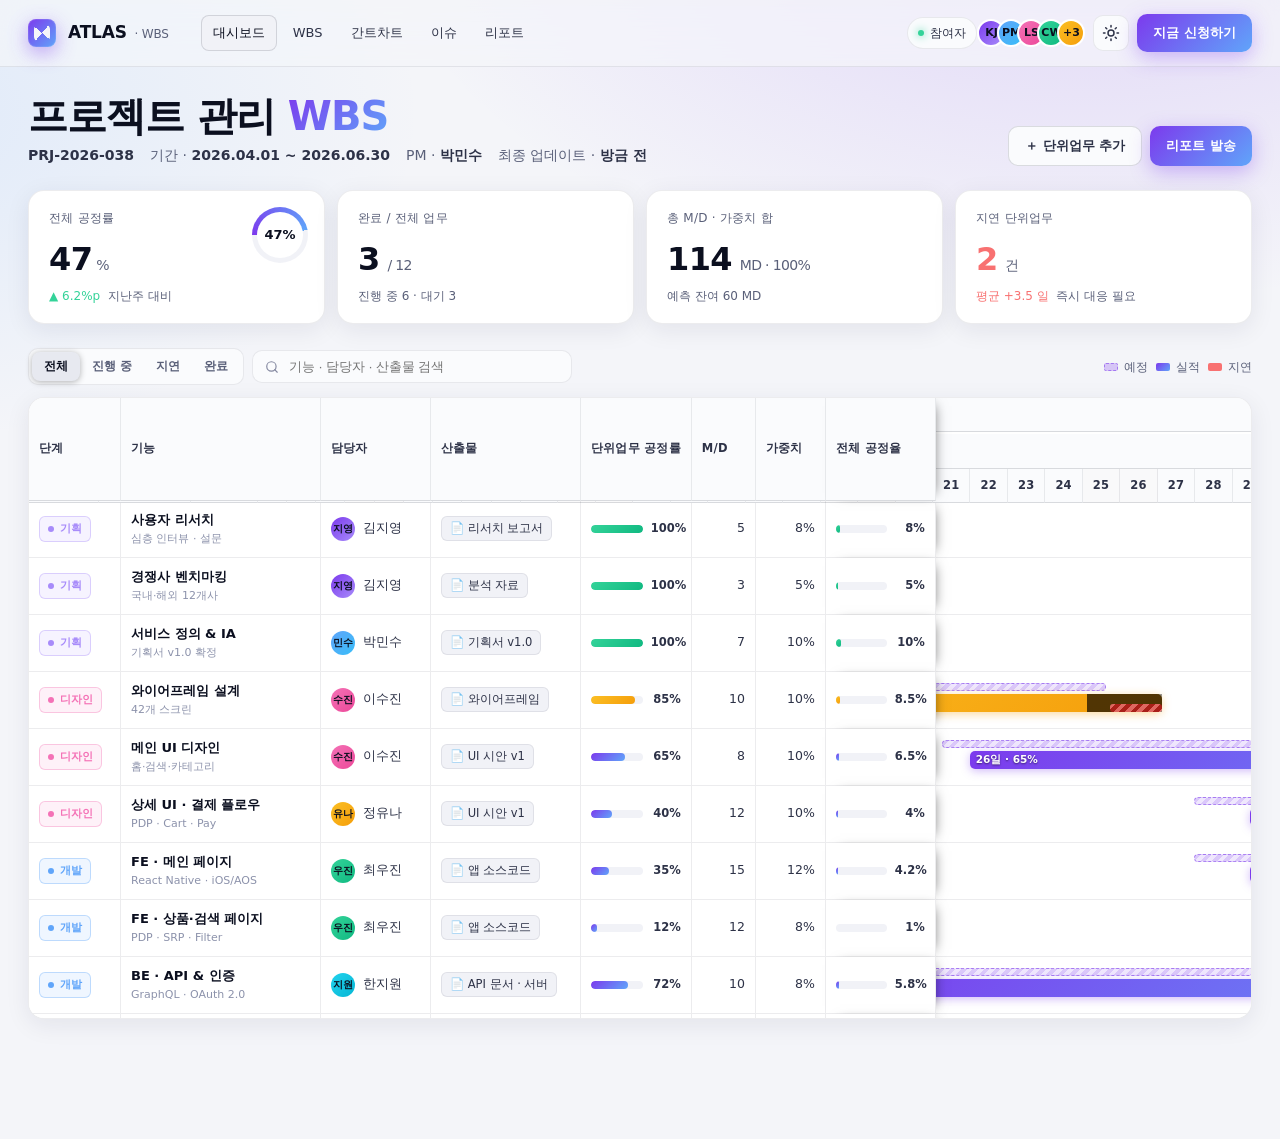
<file: dashboard/index.html>
<!doctype html>
<html lang="ko">
<head>
<meta charset="utf-8" />
<meta name="viewport" content="width=device-width, initial-scale=1, viewport-fit=cover" />
<title>WBS · 프로젝트 공정 관리</title>
<link rel="stylesheet" href="css/base.css" />

</head>
<body data-theme="dark">

<header class="top" role="banner">
  <div class="top-inner">
    <div class="brand" aria-label="Atlas WBS">
      <div class="brand-mark" aria-hidden="true"></div>
      <span>ATLAS<span class="brand-sub"> · WBS</span></span>
    </div>
    <nav class="nav" aria-label="주 메뉴">
      <a href="#" class="active">대시보드</a>
      <a href="#">WBS</a>
      <a href="#">간트차트</a>
      <a href="#">이슈</a>
      <a href="#">리포트</a>
    </nav>
    <div class="top-right">
      <span class="pill"><span class="dot"></span>참여자</span>
      <div class="avatar-stack" aria-label="프로젝트 멤버">
        <span class="av av-1">KJ</span>
        <span class="av av-2">PM</span>
        <span class="av av-3">LS</span>
        <span class="av av-4">CW</span>
        <span class="av av-5">+3</span>
      </div>
      <button class="icon-btn" id="themeToggle" aria-label="테마 전환" title="테마 전환">
        <svg id="iconMoon" width="18" height="18" viewBox="0 0 24 24" fill="none" stroke="currentColor" stroke-width="2" stroke-linecap="round" stroke-linejoin="round" aria-hidden="true"><path d="M21 12.79A9 9 0 1 1 11.21 3 7 7 0 0 0 21 12.79z"/></svg>
      </button>
      <button class="cta" id="applyBtnTop" aria-label="지금 신청하기">지금 신청하기</button>
      <button class="icon-btn hamburger" id="menuBtn" aria-label="메뉴 열기" aria-expanded="false">
        <svg width="18" height="18" viewBox="0 0 24 24" fill="none" stroke="currentColor" stroke-width="2" stroke-linecap="round"><line x1="3" y1="6" x2="21" y2="6"/><line x1="3" y1="12" x2="21" y2="12"/><line x1="3" y1="18" x2="21" y2="18"/></svg>
      </button>
    </div>
  </div>
</header>

<main role="main">

  <!-- ── Project header ─────────────────────────────────── -->
  <section class="proj reveal" aria-labelledby="projTitle">
    <div>
      <h1 class="proj-title" id="projTitle">
        프로젝트 관리 <span class="grad">WBS</span>
      </h1>
      <div class="proj-meta">
        <span><b>PRJ-2026-038</b></span>
        <span>기간 · <b>2026.04.01 ~ 2026.06.30</b></span>
        <span>PM · <b>박민수</b></span>
        <span>최종 업데이트 · <b id="updatedAt">방금 전</b></span>
      </div>
    </div>
    <div class="proj-actions">
      <button class="btn-secondary" aria-label="필터">＋ 단위업무 추가</button>
      <button class="cta" aria-label="공정 리포트 발송" id="reportBtn">리포트 발송</button>
    </div>
  </section>

  <!-- ── KPI ────────────────────────────────────────────── -->
  <section class="kpis reveal" aria-label="프로젝트 요약 지표">
    <article class="kpi">
      <div class="ring" style="--p: 47;"><span>47%</span></div>
      <div class="kpi-label">전체 공정률</div>
      <div class="kpi-value">47<span class="sub">%</span></div>
      <div class="kpi-delta"><span class="up">▲ 6.2%p</span> &nbsp;지난주 대비</div>
    </article>
    <article class="kpi">
      <div class="kpi-label">완료 / 전체 업무</div>
      <div class="kpi-value">3<span class="sub"> / 12</span></div>
      <div class="kpi-delta">진행 중 6 · 대기 3</div>
    </article>
    <article class="kpi">
      <div class="kpi-label">총 M/D · 가중치 합</div>
      <div class="kpi-value">114<span class="sub"> MD · 100%</span></div>
      <div class="kpi-delta">예측 잔여 60 MD</div>
    </article>
    <article class="kpi">
      <div class="kpi-label">지연 단위업무</div>
      <div class="kpi-value" style="color: var(--danger);">2<span class="sub" style="color: var(--text-2);"> 건</span></div>
      <div class="kpi-delta"><span class="down">평균 +3.5 일</span> &nbsp;즉시 대응 필요</div>
    </article>
  </section>

  <!-- ── Toolbar ────────────────────────────────────────── -->
  <div class="toolbar reveal" role="toolbar" aria-label="공정표 필터">
    <div class="seg" role="tablist">
      <button class="on" role="tab" aria-selected="true">전체</button>
      <button role="tab" aria-selected="false">진행 중</button>
      <button role="tab" aria-selected="false">지연</button>
      <button role="tab" aria-selected="false">완료</button>
    </div>
    <input class="search" type="search" placeholder="기능 · 담당자 · 산출물 검색" aria-label="공정표 검색" />
    <div class="toolbar-right">
      <span class="legend"><i class="planned"></i>예정</span>
      <span class="legend"><i class="actual"></i>실적</span>
      <span class="legend"><i class="delay"></i>지연</span>
    </div>
  </div>

  <!-- ── WBS table ──────────────────────────────────────── -->
  <section class="wbs-card reveal" aria-label="WBS 공정표">
    <div class="wbs-scroll" id="wbsScroll" tabindex="0">
      <table class="wbs" id="wbsTable" aria-label="작업 분류 체계">
        <colgroup id="wbsCols"></colgroup>
        <thead id="wbsHead"></thead>
        <tbody id="wbsBody"></tbody>
      </table>
    </div>
  </section>
</main>

<!-- ── Mobile bottom CTA ────────────────────────────────── -->
<button class="bottom-cta" id="applyBtnMobile" aria-label="지금 신청하기">
  <svg width="18" height="18" viewBox="0 0 24 24" fill="none" stroke="currentColor" stroke-width="2.2" stroke-linecap="round" stroke-linejoin="round"><path d="M22 2 11 13"/><path d="M22 2 15 22l-4-9-9-4 20-7z"/></svg>
  지금 신청하기
</button>

<!-- ── Mobile menu ──────────────────────────────────────── -->
<div class="sheet-back" id="sheetBack" aria-hidden="true"></div>
<aside class="sheet" id="sheet" aria-label="모바일 메뉴" aria-hidden="true">
  <button class="icon-btn sheet-close" id="sheetClose" aria-label="메뉴 닫기">
    <svg width="18" height="18" viewBox="0 0 24 24" fill="none" stroke="currentColor" stroke-width="2" stroke-linecap="round"><line x1="18" y1="6" x2="6" y2="18"/><line x1="6" y1="6" x2="18" y2="18"/></svg>
  </button>
  <h3>메뉴</h3>
  <a href="#">대시보드</a>
  <a href="#">WBS</a>
  <a href="#">간트차트</a>
  <a href="#">이슈</a>
  <a href="#">리포트</a>
  <h3 style="margin-top: 16px;">프로젝트</h3>
  <a href="#">모바일 커머스 앱 리뉴얼 v2.0</a>
  <a href="#">관리자 콘솔 개편</a>
</aside>

<!-- ── Apply modal ──────────────────────────────────────── -->
<div class="modal-back" id="modalBack" role="dialog" aria-modal="true" aria-labelledby="modalTitle" aria-hidden="true">
  <form class="modal" id="applyForm">
    <h2 id="modalTitle">프로젝트 참여 신청</h2>
    <p>입력하신 내용은 <b><a href="/cdn-cgi/l/email-protection" class="__cf_email__" data-cfemail="691a04030a1b0c081d0c2907081f0c1b470a0604">[email&#160;protected]</a></b> 으로 전달됩니다.</p>
    <label class="field"><span>이름</span><input name="name" required autocomplete="name" placeholder="홍길동" /></label>
    <label class="field"><span>이메일</span><input type="email" name="email" required autocomplete="email" placeholder="you@example.com" /></label>
    <label class="field"><span>관심 영역</span>
      <select name="role">
        <option>기획 / PM</option>
        <option>UX / UI 디자인</option>
        <option>프론트엔드 개발</option>
        <option>백엔드 개발</option>
        <option>QA / 테스트</option>
      </select>
    </label>
    <label class="field"><span>메시지</span><textarea name="message" placeholder="간단한 자기소개와 합류 희망 시기를 알려주세요."></textarea></label>
    <div class="modal-actions">
      <button type="button" class="btn-secondary" id="modalCancel">취소</button>
      <button type="submit" class="cta">신청 메일 발송</button>
    </div>
  </form>
</div>

<script src="js/main.js" defer></script>

</body>
</html>
</file>
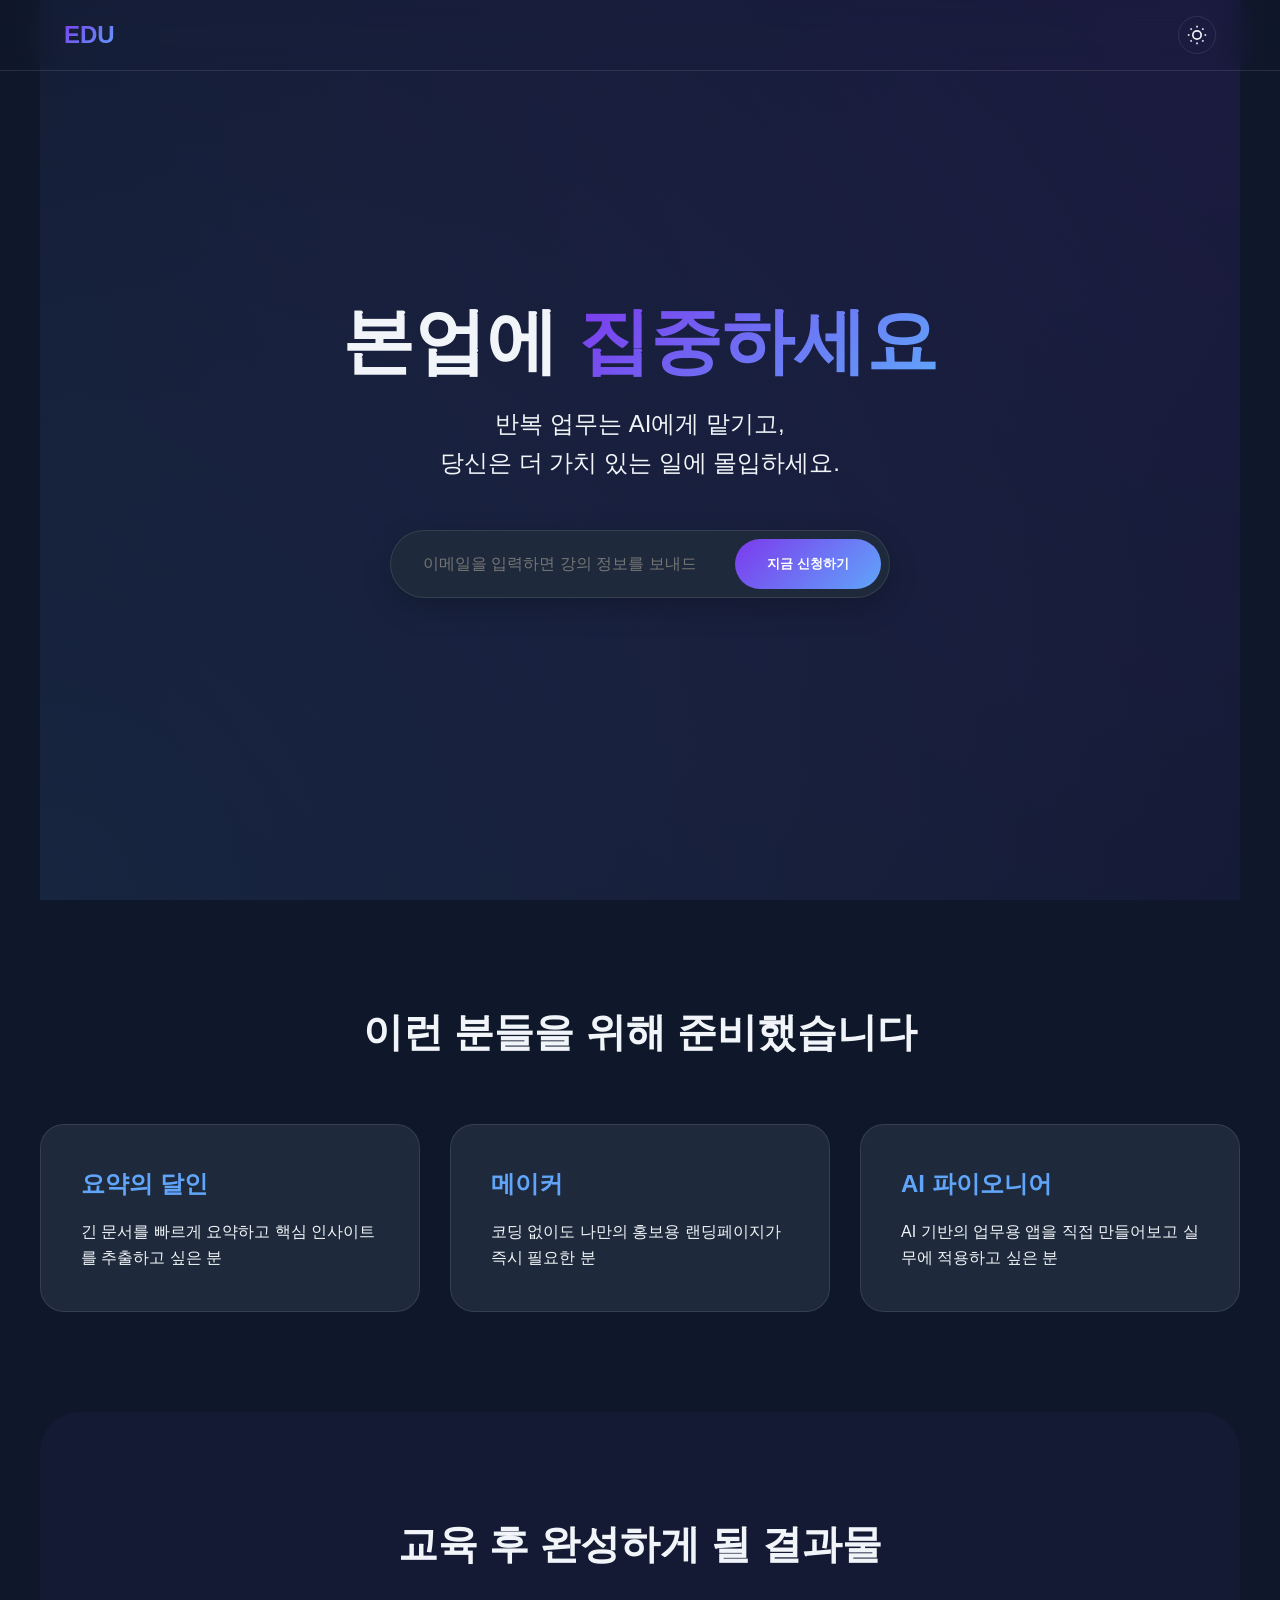
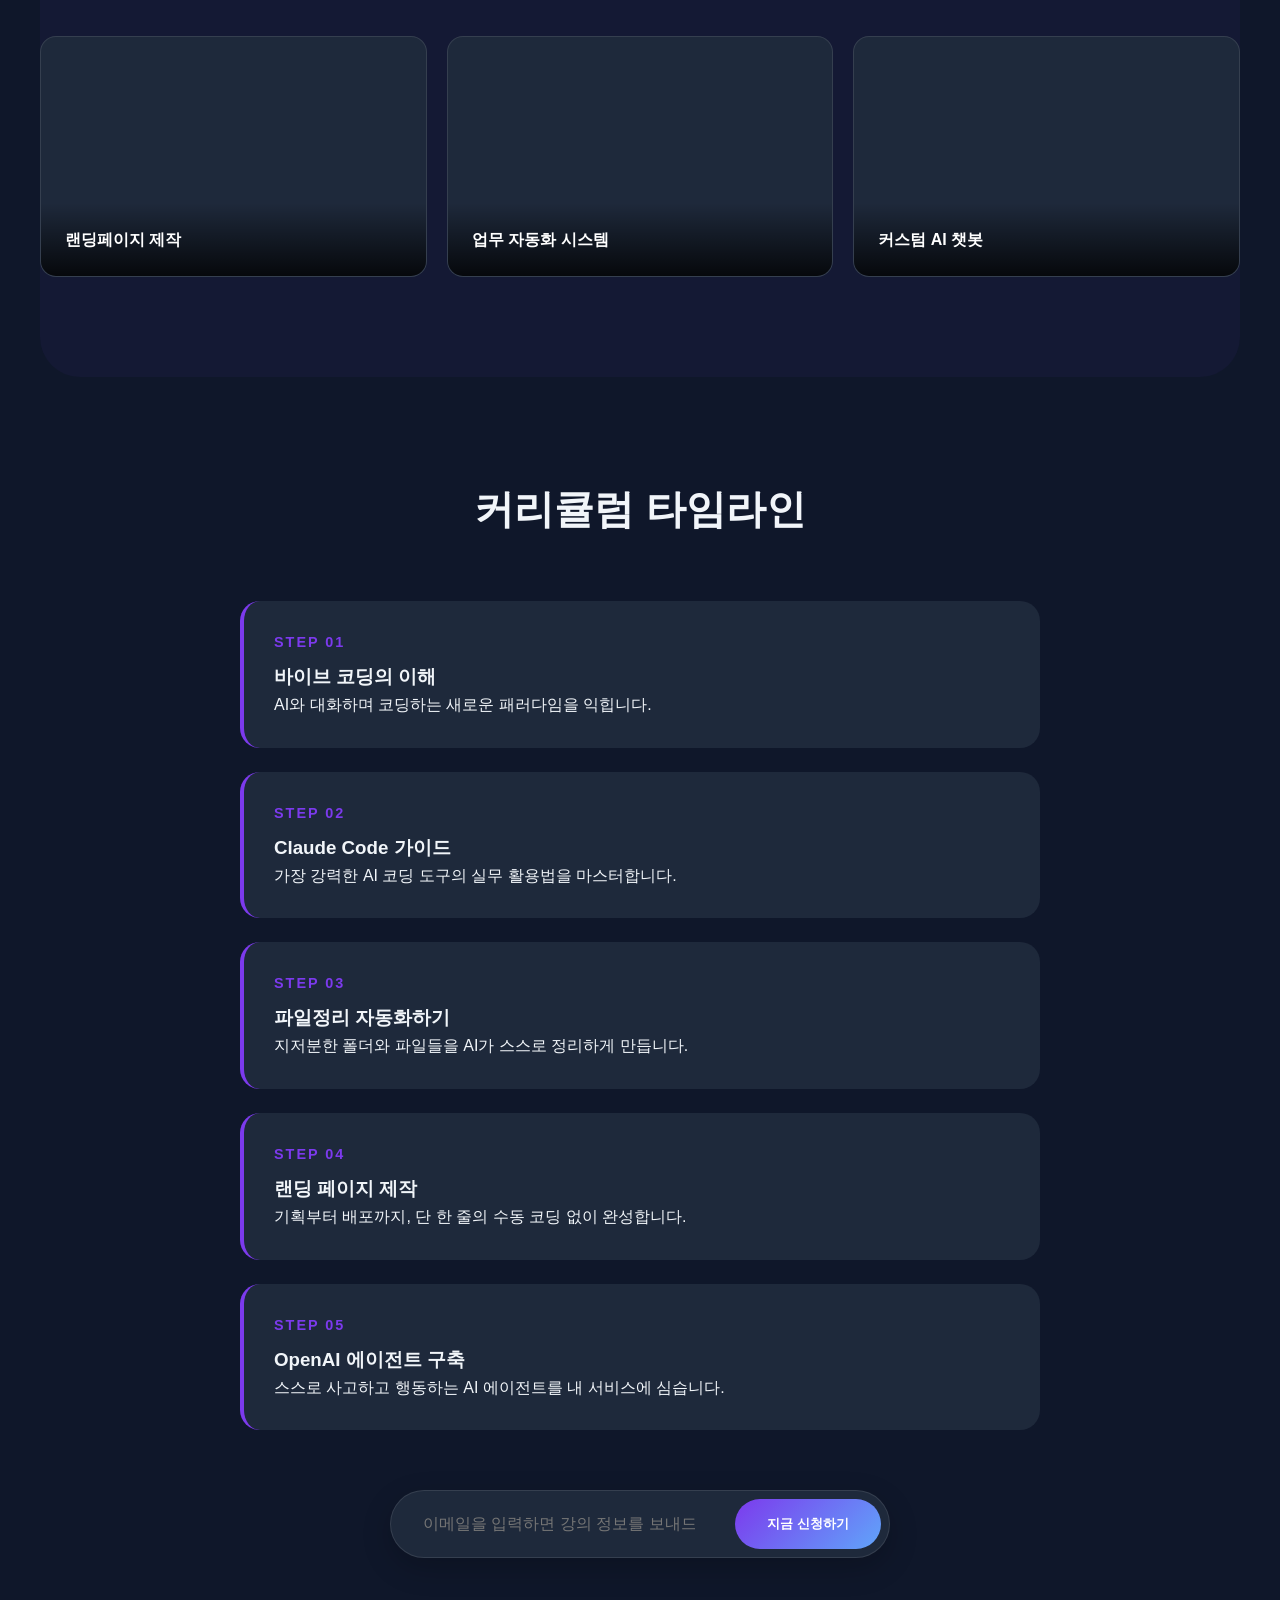
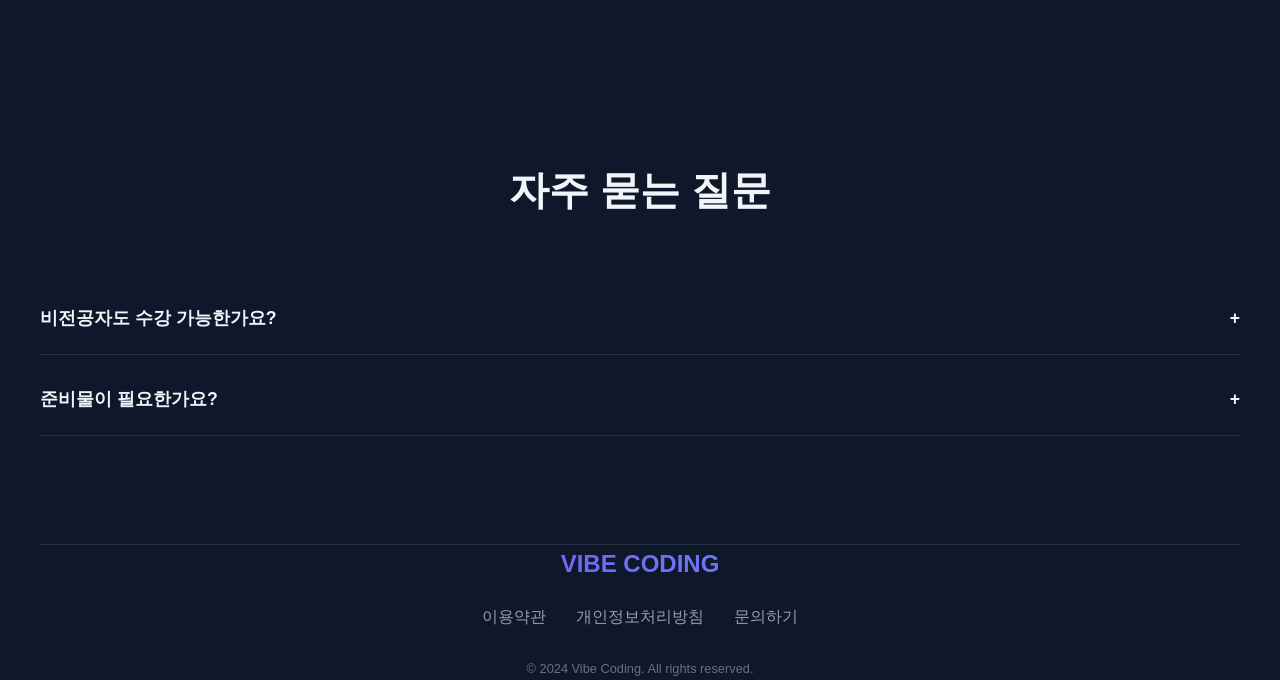
<file: gemini-home/index.html>
<!DOCTYPE html>
<html lang="ko">
<head>
    <meta charset="UTF-8">
    <meta name="viewport" content="width=device-width, initial-scale=1.0">
    <title>Vibe Coding - 본업에 집중하세요</title>
    <meta name="description" content="반복 업무는 AI에게 맡기고 본업에 집중하세요. 바이브 코딩으로 시작하는 업무 자동화.">
    
    <style>
        :root {
            --primary: #7C3AED;
            --secondary: #60A5FA;
            --gradient: linear-gradient(135deg, var(--primary) 0%, var(--secondary) 100%);
            --bg-dark: #0F172A;
            --bg-light: #F8FAFC;
            --text-dark: #F1F5F9;
            --text-light: #1E293B;
            --card-bg-dark: #1E293B;
            --card-bg-light: #FFFFFF;
            --transition: all 0.3s cubic-bezier(0.4, 0, 0.2, 1);
            
            /* Current Theme Variables */
            --bg: var(--bg-dark);
            --text: var(--text-dark);
            --card-bg: var(--card-bg-dark);
            --border: rgba(255, 255, 255, 0.1);
        }

        .light-mode {
            --bg: var(--bg-light);
            --text: var(--text-light);
            --card-bg: var(--card-bg-light);
            --border: rgba(0, 0, 0, 0.1);
        }

        * {
            margin: 0;
            padding: 0;
            box-sizing: border-box;
            font-family: -apple-system, BlinkMacSystemFont, "Segoe UI", Roboto, "Helvetica Neue", Arial, sans-serif;
        }

        body {
            background-color: var(--bg);
            color: var(--text);
            line-height: 1.6;
            transition: background-color 0.5s ease, color 0.5s ease;
            overflow-x: hidden;
        }

        /* Utils */
        .container {
            max-width: 1200px;
            margin: 0 auto;
            padding: 0 24px;
        }

        .section-padding {
            padding: 100px 0;
        }

        .fade-in {
            opacity: 0;
            transform: translateY(30px);
            transition: opacity 0.8s ease-out, transform 0.8s ease-out;
        }

        .fade-in.visible {
            opacity: 1;
            transform: translateY(0);
        }

        /* Header & Nav */
        header {
            position: fixed;
            top: 0;
            width: 100%;
            z-index: 1000;
            background: rgba(var(--bg), 0.8);
            backdrop-filter: blur(12px);
            border-bottom: 1px solid var(--border);
        }

        nav {
            display: flex;
            justify-content: space-between;
            align-items: center;
            height: 70px;
        }

        .logo {
            font-size: 1.5rem;
            font-weight: 800;
            background: var(--gradient);
            -webkit-background-clip: text;
            -webkit-text-fill-color: transparent;
        }

        .nav-right {
            display: flex;
            align-items: center;
            gap: 20px;
        }

        #theme-toggle {
            background: none;
            border: 1px solid var(--border);
            color: var(--text);
            padding: 8px;
            border-radius: 50%;
            cursor: pointer;
            display: flex;
            align-items: center;
            justify-content: center;
            transition: var(--transition);
        }

        #theme-toggle:hover {
            background: var(--border);
        }

        /* Hero Section */
        .hero {
            height: 100vh;
            display: flex;
            flex-direction: column;
            justify-content: center;
            align-items: center;
            text-align: center;
            background: radial-gradient(circle at top right, rgba(124, 58, 237, 0.1), transparent),
                        radial-gradient(circle at bottom left, rgba(96, 165, 250, 0.1), transparent);
        }

        .hero h1 {
            font-size: clamp(2.5rem, 8vw, 4.5rem);
            font-weight: 900;
            line-height: 1.1;
            margin-bottom: 24px;
        }

        .hero h1 span {
            background: var(--gradient);
            -webkit-background-clip: text;
            -webkit-text-fill-color: transparent;
        }

        .hero p {
            font-size: clamp(1.1rem, 3vw, 1.5rem);
            color: var(--text);
            opacity: 0.8;
            margin-bottom: 48px;
            max-width: 600px;
        }

        .cta-group {
            display: flex;
            flex-direction: column;
            gap: 16px;
            width: 100%;
            max-width: 500px;
        }

        @media (min-width: 768px) {
            .cta-group {
                flex-direction: row;
                background: var(--card-bg);
                padding: 8px;
                border-radius: 50px;
                border: 1px solid var(--border);
                box-shadow: 0 10px 30px rgba(0,0,0,0.2);
            }
        }

        .cta-input {
            flex: 1;
            background: transparent;
            border: none;
            padding: 16px 24px;
            color: var(--text);
            font-size: 1rem;
            outline: none;
        }

        .cta-button {
            background: var(--gradient);
            color: white;
            border: none;
            padding: 16px 32px;
            border-radius: 50px;
            font-weight: 700;
            cursor: pointer;
            transition: var(--transition);
            white-space: nowrap;
        }

        .cta-button:hover {
            transform: scale(1.05);
            box-shadow: 0 0 20px rgba(124, 58, 237, 0.4);
        }

        /* Target Section */
        .section-title {
            text-align: center;
            font-size: 2.5rem;
            margin-bottom: 60px;
        }

        .grid-3 {
            display: grid;
            grid-template-columns: repeat(auto-fit, minmax(300px, 1fr));
            gap: 30px;
        }

        .card {
            background: var(--card-bg);
            padding: 40px;
            border-radius: 24px;
            border: 1px solid var(--border);
            transition: var(--transition);
            height: 100%;
        }

        .card:hover {
            transform: translateY(-10px);
            border-color: var(--primary);
            box-shadow: 0 20px 40px rgba(0,0,0,0.2);
        }

        .card h3 {
            font-size: 1.5rem;
            margin-bottom: 16px;
            color: var(--secondary);
        }

        /* Results Section */
        .results-grid {
            display: grid;
            grid-template-columns: repeat(auto-fit, minmax(280px, 1fr));
            gap: 20px;
        }

        .result-item {
            position: relative;
            aspect-ratio: 16/10;
            border-radius: 16px;
            overflow: hidden;
            background: var(--card-bg);
            border: 1px solid var(--border);
        }

        .result-overlay {
            position: absolute;
            bottom: 0;
            left: 0;
            right: 0;
            padding: 24px;
            background: linear-gradient(transparent, rgba(0,0,0,0.8));
            color: white;
        }

        /* Curriculum Timeline */
        .timeline {
            position: relative;
            max-width: 800px;
            margin: 0 auto;
        }

        .step-card {
            background: var(--card-bg);
            padding: 30px;
            border-radius: 20px;
            margin-bottom: 24px;
            border-left: 4px solid var(--primary);
            transition: var(--transition);
        }

        .step-card:hover {
            transform: translateX(10px);
        }

        .step-num {
            font-weight: 900;
            color: var(--primary);
            font-size: 0.9rem;
            text-transform: uppercase;
            letter-spacing: 2px;
            margin-bottom: 8px;
            display: block;
        }

        /* FAQ */
        .faq-item {
            border-bottom: 1px solid var(--border);
            margin-bottom: 8px;
        }

        .faq-trigger {
            width: 100%;
            padding: 24px 0;
            background: none;
            border: none;
            color: var(--text);
            text-align: left;
            font-size: 1.1rem;
            font-weight: 600;
            cursor: pointer;
            display: flex;
            justify-content: space-between;
            align-items: center;
        }

        .faq-content {
            max-height: 0;
            overflow: hidden;
            transition: max-height 0.3s ease-out;
            color: var(--text);
            opacity: 0.7;
        }

        .faq-item.active .faq-content {
            max-height: 200px;
            padding-bottom: 24px;
        }

        /* Sticky Mobile CTA */
        .mobile-cta {
            position: fixed;
            bottom: 20px;
            left: 20px;
            right: 20px;
            z-index: 999;
            display: none;
        }

        @media (max-width: 768px) {
            .mobile-cta {
                display: block;
            }
            .section-padding {
                padding: 60px 0;
            }
        }

        /* Footer */
        footer {
            padding: 80px 0 40px;
            border-top: 1px solid var(--border);
            text-align: center;
        }

        .footer-links {
            display: flex;
            justify-content: center;
            gap: 30px;
            margin-bottom: 30px;
        }

        .footer-links a {
            color: var(--text);
            text-decoration: none;
            opacity: 0.6;
            transition: var(--transition);
        }

        .footer-links a:hover {
            opacity: 1;
            color: var(--primary);
        }

        .copyright {
            opacity: 0.4;
            font-size: 0.8rem;
        }

        /* Animations */
        @keyframes glow {
            0% { box-shadow: 0 0 5px rgba(124, 58, 237, 0.2); }
            50% { box-shadow: 0 0 20px rgba(124, 58, 237, 0.4); }
            100% { box-shadow: 0 0 5px rgba(124, 58, 237, 0.2); }
        }
    </style>
</head>
<body>

    <header role="banner">
        <nav class="container" aria-label="Main Navigation">
            <div class="logo">EDU</div>
            <div class="nav-right">
                <button id="theme-toggle" aria-label="Toggle Dark/Light Mode">
                    <svg class="sun" width="20" height="20" viewBox="0 0 24 24" fill="none" stroke="currentColor" stroke-width="2"><circle cx="12" cy="12" r="5"/><line x1="12" y1="1" x2="12" y2="3"/><line x1="12" y1="21" x2="12" y2="23"/><line x1="4.22" y1="4.22" x2="5.64" y2="5.64"/><line x1="18.36" y1="18.36" x2="19.78" y2="19.78"/><line x1="1" y1="12" x2="3" y2="12"/><line x1="21" y1="12" x2="23" y2="12"/><line x1="4.22" y1="19.78" x2="5.64" y2="18.36"/><line x1="18.36" y1="5.64" x2="19.78" y2="4.22"/></svg>
                </button>
            </div>
        </nav>
    </header>

    <main>
        <!-- 1. Hero Section -->
        <section class="hero container" id="home">
            <h1 class="fade-in">본업에 <span>집중하세요</span></h1>
            <p class="fade-in">반복 업무는 AI에게 맡기고,<br>당신은 더 가치 있는 일에 몰입하세요.</p>
            
            <form class="cta-group fade-in" onsubmit="handleApply(event)">
                <input type="email" class="cta-input" placeholder="이메일을 입력하면 강의 정보를 보내드립니다" required aria-label="이메일 입력">
                <button type="submit" class="cta-button">지금 신청하기</button>
            </form>
        </section>

        <!-- 2. Target Section -->
        <section class="section-padding container">
            <h2 class="section-title fade-in">이런 분들을 위해 준비했습니다</h2>
            <div class="grid-3">
                <article class="card fade-in">
                    <h3>요약의 달인</h3>
                    <p>긴 문서를 빠르게 요약하고 핵심 인사이트를 추출하고 싶은 분</p>
                </article>
                <article class="card fade-in">
                    <h3>메이커</h3>
                    <p>코딩 없이도 나만의 홍보용 랜딩페이지가 즉시 필요한 분</p>
                </article>
                <article class="card fade-in">
                    <h3>AI 파이오니어</h3>
                    <p>AI 기반의 업무용 앱을 직접 만들어보고 실무에 적용하고 싶은 분</p>
                </article>
            </div>
        </section>

        <!-- 3. Results Section -->
        <section class="section-padding container" style="background: rgba(124, 58, 237, 0.05); border-radius: 40px;">
            <h2 class="section-title fade-in">교육 후 완성하게 될 결과물</h2>
            <div class="results-grid">
                <div class="result-item fade-in">
                    <div class="result-overlay"><h4>랜딩페이지 제작</h4></div>
                </div>
                <div class="result-item fade-in">
                    <div class="result-overlay"><h4>업무 자동화 시스템</h4></div>
                </div>
                <div class="result-item fade-in">
                    <div class="result-overlay"><h4>커스텀 AI 챗봇</h4></div>
                </div>
            </div>
        </section>

        <!-- 4. Curriculum Section -->
        <section class="section-padding container">
            <h2 class="section-title fade-in">커리큘럼 타임라인</h2>
            <div class="timeline">
                <div class="step-card fade-in">
                    <span class="step-num">STEP 01</span>
                    <h3>바이브 코딩의 이해</h3>
                    <p>AI와 대화하며 코딩하는 새로운 패러다임을 익힙니다.</p>
                </div>
                <div class="step-card fade-in">
                    <span class="step-num">STEP 02</span>
                    <h3>Claude Code 가이드</h3>
                    <p>가장 강력한 AI 코딩 도구의 실무 활용법을 마스터합니다.</p>
                </div>
                <div class="step-card fade-in">
                    <span class="step-num">STEP 03</span>
                    <h3>파일정리 자동화하기</h3>
                    <p>지저분한 폴더와 파일들을 AI가 스스로 정리하게 만듭니다.</p>
                </div>
                <div class="step-card fade-in">
                    <span class="step-num">STEP 04</span>
                    <h3>랜딩 페이지 제작</h3>
                    <p>기획부터 배포까지, 단 한 줄의 수동 코딩 없이 완성합니다.</p>
                </div>
                <div class="step-card fade-in">
                    <span class="step-num">STEP 05</span>
                    <h3>OpenAI 에이전트 구축</h3>
                    <p>스스로 사고하고 행동하는 AI 에이전트를 내 서비스에 심습니다.</p>
                </div>
            </div>

            <form class="cta-group fade-in" style="margin: 60px auto 0;" onsubmit="handleApply(event)">
                <input type="email" class="cta-input" placeholder="이메일을 입력하면 강의 정보를 보내드립니다" required aria-label="이메일 입력">
                <button type="submit" class="cta-button">지금 신청하기</button>
            </form>
        </section>

        <!-- FAQ Section -->
        <section class="section-padding container">
            <h2 class="section-title fade-in">자주 묻는 질문</h2>
            <div class="faq-list fade-in">
                <div class="faq-item">
                    <button class="faq-trigger">비전공자도 수강 가능한가요? <span>+</span></button>
                    <div class="faq-content">
                        <p>네, 당연합니다. 바이브 코딩은 복잡한 문법보다 AI와의 소통 능력이 더 중요합니다.</p>
                    </div>
                </div>
                <div class="faq-item">
                    <button class="faq-trigger">준비물이 필요한가요? <span>+</span></button>
                    <div class="faq-content">
                        <p>노트북과 변화하고자 하는 의지만 있으면 충분합니다.</p>
                    </div>
                </div>
            </div>
        </section>
    </main>

    <div class="mobile-cta">
        <button class="cta-button" style="width: 100%; box-shadow: 0 10px 30px rgba(0,0,0,0.3);" onclick="document.getElementById('home').scrollIntoView({behavior:'smooth'})">지금 신청하기</button>
    </div>

    <footer class="container">
        <div class="logo" style="margin-bottom: 20px;">VIBE CODING</div>
        <div class="footer-links">
            <a href="#">이용약관</a>
            <a href="#">개인정보처리방침</a>
            <a href="#">문의하기</a>
        </div>
        <p class="copyright">&copy; 2024 Vibe Coding. All rights reserved.</p>
    </footer>

    <script>
        // 1. Theme Toggle
        const themeToggle = document.getElementById('theme-toggle');
        const body = document.body;
        
        themeToggle.addEventListener('click', () => {
            body.classList.toggle('light-mode');
            const isLight = body.classList.contains('light-mode');
            themeToggle.innerHTML = isLight ? 
                `<svg width="20" height="20" viewBox="0 0 24 24" fill="none" stroke="currentColor" stroke-width="2"><path d="M21 12.79A9 9 0 1 1 11.21 3 7 7 0 0 0 21 12.79z"/></svg>` :
                `<svg width="20" height="20" viewBox="0 0 24 24" fill="none" stroke="currentColor" stroke-width="2"><circle cx="12" cy="12" r="5"/><line x1="12" y1="1" x2="12" y2="3"/><line x1="12" y1="21" x2="12" y2="23"/><line x1="4.22" y1="4.22" x2="5.64" y2="5.64"/><line x1="18.36" y1="18.36" x2="19.78" y2="19.78"/><line x1="1" y1="12" x2="3" y2="12"/><line x1="21" y1="12" x2="23" y2="12"/><line x1="4.22" y1="19.78" x2="5.64" y2="18.36"/><line x1="18.36" y1="5.64" x2="19.78" y2="4.22"/></svg>`;
        });

        // 2. Intersection Observer for Fade-in
        const observerOptions = {
            threshold: 0.1
        };

        const observer = new IntersectionObserver((entries) => {
            entries.forEach(entry => {
                if (entry.isIntersecting) {
                    entry.target.classList.add('visible');
                }
            });
        }, observerOptions);

        document.querySelectorAll('.fade-in').forEach(el => observer.observe(el));

        // 3. FAQ Accordion
        document.querySelectorAll('.faq-trigger').forEach(trigger => {
            trigger.addEventListener('click', () => {
                const item = trigger.parentElement;
                const isActive = item.classList.contains('active');
                
                // Close all other items
                document.querySelectorAll('.faq-item').forEach(i => i.classList.remove('active'));
                
                if (!isActive) {
                    item.classList.add('active');
                }
            });
        });

        // 4. CTA Action
        function handleApply(event) {
            event.preventDefault();
            const emailInput = event.target.querySelector('input');
            const email = emailInput.value;
            
            // Redirect to mailto
            const subject = encodeURIComponent("[Vibe Coding] 강의 신청 및 정보 요청");
            const bodyContent = encodeURIComponent(`강의 정보를 신청합니다.\n신청 이메일: ${email}`);
            window.location.href = `mailto:smjcreate@naver.com?subject=${subject}&body=${bodyContent}`;
            
            alert('이메일 클라이언트가 실행됩니다. 정보를 확인 후 발송해 주세요!');
        }
    </script>
</body>
</html>
</file>
<file: claude-home/landing.css>
/* ===== CSS VARIABLES ===== */
:root {
    --primary: #7C3AED;
    --secondary: #60A5FA;
    --gradient: linear-gradient(135deg, #7C3AED, #60A5FA);
    --gradient-text: linear-gradient(135deg, #A78BFA, #60A5FA);

    --bg: #0A0A0F;
    --bg-card: #13131A;
    --bg-card-hover: #1C1C28;
    --bg-header: rgba(10, 10, 15, 0.88);

    --text-1: #F0F0FF;
    --text-2: #9090A8;
    --border: rgba(124, 58, 237, 0.25);
    --border-hover: rgba(124, 58, 237, 0.6);

    --font: -apple-system, BlinkMacSystemFont, 'Segoe UI', system-ui, sans-serif;

    --fs-hero: clamp(2.8rem, 7vw, 5.5rem);
    --fs-sub:  clamp(1rem, 2.5vw, 1.35rem);
    --fs-h2:   clamp(1.9rem, 4vw, 3rem);
    --fs-body: 0.95rem;

    --radius-lg: 20px;
    --radius-md: 14px;
    --radius-sm: 10px;

    --ease: 0.3s ease;
    --ease-long: 0.6s cubic-bezier(0.22, 1, 0.36, 1);
}

[data-theme="light"] {
    --bg: #F4F4FF;
    --bg-card: #FFFFFF;
    --bg-card-hover: #EEF0FF;
    --bg-header: rgba(244, 244, 255, 0.88);
    --text-1: #12122A;
    --text-2: #50507A;
    --border: rgba(124, 58, 237, 0.18);
}

/* ===== RESET ===== */
*, *::before, *::after { margin: 0; padding: 0; box-sizing: border-box; }
html { scroll-behavior: smooth; }
body {
    font-family: var(--font);
    background: var(--bg);
    color: var(--text-1);
    overflow-x: hidden;
    transition: background var(--ease), color var(--ease);
}
a { text-decoration: none; }
img { display: block; max-width: 100%; }
button { font-family: inherit; cursor: pointer; }

/* ===== HEADER ===== */
header {
    position: fixed;
    inset: 0 0 auto;
    z-index: 1000;
    height: 64px;
    display: flex;
    align-items: center;
    justify-content: space-between;
    padding: 0 1.5rem;
    background: var(--bg-header);
    backdrop-filter: blur(16px);
    -webkit-backdrop-filter: blur(16px);
    border-bottom: 1px solid var(--border);
}

.logo {
    font-size: 1.35rem;
    font-weight: 900;
    background: var(--gradient);
    -webkit-background-clip: text;
    -webkit-text-fill-color: transparent;
    background-clip: text;
    letter-spacing: -0.02em;
}

.header-right {
    display: flex;
    align-items: center;
    gap: 0.75rem;
}

nav.desktop-nav {
    display: none;
    gap: 1.75rem;
}
nav.desktop-nav a {
    color: var(--text-2);
    font-size: 0.9rem;
    font-weight: 500;
    transition: color var(--ease);
}
nav.desktop-nav a:hover { color: var(--text-1); }

/* Theme toggle */
.theme-btn {
    display: flex;
    align-items: center;
    gap: 0.35rem;
    padding: 0.4rem 0.85rem;
    background: var(--bg-card);
    border: 1px solid var(--border);
    border-radius: 50px;
    color: var(--text-1);
    font-size: 0.85rem;
    font-weight: 600;
    transition: all var(--ease);
}
.theme-btn:hover {
    border-color: var(--primary);
    box-shadow: 0 0 16px rgba(124, 58, 237, 0.35);
}

/* Hamburger */
.hamburger {
    display: flex;
    flex-direction: column;
    gap: 5px;
    background: none;
    border: none;
    padding: 6px;
}
.hamburger span {
    display: block;
    width: 22px;
    height: 2px;
    background: var(--text-1);
    border-radius: 2px;
    transition: all var(--ease);
}
.hamburger.is-open span:nth-child(1) { transform: translateY(7px) rotate(45deg); }
.hamburger.is-open span:nth-child(2) { opacity: 0; transform: scaleX(0); }
.hamburger.is-open span:nth-child(3) { transform: translateY(-7px) rotate(-45deg); }

/* Mobile nav drawer */
.mobile-nav {
    display: none;
    flex-direction: column;
    position: fixed;
    top: 64px;
    inset: auto 0 0;
    z-index: 999;
    background: var(--bg-card);
    border-top: 1px solid var(--border);
    padding: 1.5rem;
    gap: 0;
    overflow-y: auto;
}
.mobile-nav.is-open { display: flex; }
.mobile-nav a {
    color: var(--text-2);
    font-size: 1.05rem;
    font-weight: 500;
    padding: 0.9rem 0;
    border-bottom: 1px solid var(--border);
    transition: color var(--ease);
}
.mobile-nav a:last-child { border-bottom: none; }
.mobile-nav a:hover { color: var(--text-1); }

/* ===== MAIN ===== */
main { padding-top: 64px; }

/* ===== SECTION BASE ===== */
section { padding: 5rem 1.25rem; }
.inner {
    max-width: 1080px;
    margin: 0 auto;
}

.tag-label {
    display: inline-block;
    padding: 0.3rem 0.9rem;
    background: rgba(96, 165, 250, 0.12);
    border: 1px solid rgba(96, 165, 250, 0.3);
    border-radius: 50px;
    font-size: 0.78rem;
    font-weight: 700;
    color: var(--secondary);
    letter-spacing: 0.09em;
    text-transform: uppercase;
    margin-bottom: 1.1rem;
}

h2 {
    font-size: var(--fs-h2);
    font-weight: 900;
    line-height: 1.15;
    letter-spacing: -0.02em;
    margin-bottom: 1rem;
}

.section-desc {
    color: var(--text-2);
    font-size: 1.05rem;
    line-height: 1.7;
    max-width: 560px;
    margin-bottom: 3.5rem;
}

/* ===== HERO ===== */
#hero {
    min-height: calc(100vh - 64px);
    display: flex;
    flex-direction: column;
    justify-content: center;
    align-items: center;
    text-align: center;
    padding: 5rem 1.25rem 6rem;
    position: relative;
    overflow: hidden;
}

#hero::before {
    content: '';
    position: absolute;
    width: min(900px, 150vw);
    height: min(900px, 150vw);
    background: radial-gradient(circle, rgba(124, 58, 237, 0.12) 0%, transparent 65%);
    top: 50%;
    left: 50%;
    transform: translate(-50%, -50%);
    pointer-events: none;
}

.hero-badge {
    display: inline-flex;
    align-items: center;
    gap: 0.4rem;
    background: rgba(124, 58, 237, 0.12);
    border: 1px solid rgba(124, 58, 237, 0.35);
    border-radius: 50px;
    padding: 0.4rem 1.1rem;
    font-size: 0.83rem;
    font-weight: 600;
    color: #A78BFA;
    margin-bottom: 2rem;
    position: relative;
}

h1 {
    font-size: var(--fs-hero);
    font-weight: 900;
    line-height: 1.05;
    letter-spacing: -0.03em;
    background: var(--gradient-text);
    -webkit-background-clip: text;
    -webkit-text-fill-color: transparent;
    background-clip: text;
    margin-bottom: 1.25rem;
    position: relative;
}

.hero-sub {
    font-size: var(--fs-sub);
    color: var(--text-2);
    line-height: 1.7;
    max-width: 520px;
    margin-bottom: 3rem;
    position: relative;
}

/* ===== CTA FORM ===== */
.cta-form {
    width: 100%;
    max-width: 500px;
    display: flex;
    flex-direction: column;
    gap: 0.75rem;
    position: relative;
}

.input-row {
    display: flex;
    flex-direction: column;
    gap: 0.65rem;
    width: 100%;
}

.cta-input {
    flex: 1;
    padding: 0.9rem 1.2rem;
    background: var(--bg-card);
    border: 1px solid var(--border);
    border-radius: var(--radius-md);
    color: var(--text-1);
    font-size: 0.9rem;
    font-family: inherit;
    outline: none;
    transition: border-color var(--ease), box-shadow var(--ease);
}
.cta-input::placeholder { color: var(--text-2); font-size: 0.85rem; }
.cta-input:focus {
    border-color: var(--primary);
    box-shadow: 0 0 0 3px rgba(124, 58, 237, 0.2);
}

.btn-primary {
    padding: 0.95rem 1.75rem;
    background: var(--gradient);
    border: none;
    border-radius: var(--radius-md);
    color: #fff;
    font-size: 1rem;
    font-weight: 700;
    white-space: nowrap;
    position: relative;
    overflow: hidden;
    transition: transform var(--ease), box-shadow var(--ease);
}
.btn-primary::after {
    content: '';
    position: absolute;
    inset: 0;
    background: rgba(255,255,255,0.08);
    opacity: 0;
    transition: opacity var(--ease);
}
.btn-primary:hover {
    transform: translateY(-2px);
    box-shadow: 0 0 28px rgba(124, 58, 237, 0.55), 0 0 60px rgba(96, 165, 250, 0.2);
}
.btn-primary:hover::after { opacity: 1; }
.btn-primary:active { transform: translateY(0); }

/* ===== GRID 3-COL ===== */
.grid-3 {
    display: grid;
    grid-template-columns: 1fr;
    gap: 1.25rem;
}

/* ===== TARGET SECTION ===== */
#target {
    background: linear-gradient(180deg, var(--bg) 0%, rgba(124, 58, 237, 0.04) 50%, var(--bg) 100%);
}

.target-card {
    background: var(--bg-card);
    border: 1px solid var(--border);
    border-radius: var(--radius-lg);
    padding: 2rem 1.75rem;
    transition: all var(--ease);
}
.target-card:hover {
    background: var(--bg-card-hover);
    border-color: var(--border-hover);
    box-shadow: 0 8px 32px rgba(124, 58, 237, 0.15);
}
.card-icon {
    font-size: 2.4rem;
    margin-bottom: 1.1rem;
    display: block;
}
.target-card h3 {
    font-size: 1.1rem;
    font-weight: 700;
    margin-bottom: 0.7rem;
    line-height: 1.35;
}
.target-card p {
    color: var(--text-2);
    font-size: var(--fs-body);
    line-height: 1.65;
}

/* ===== RESULTS SECTION ===== */
#results {
    background: var(--bg);
}

.result-card {
    background: var(--bg-card);
    border: 1px solid var(--border);
    border-radius: var(--radius-lg);
    overflow: hidden;
    transition: transform var(--ease-long), box-shadow var(--ease-long), border-color var(--ease);
}
.result-card:hover {
    transform: translateY(-8px);
    border-color: var(--border-hover);
    box-shadow: 0 24px 48px rgba(0,0,0,0.25), 0 0 24px rgba(124, 58, 237, 0.2);
}
.result-thumb {
    height: 160px;
    display: flex;
    align-items: center;
    justify-content: center;
    font-size: 4rem;
    background: linear-gradient(135deg, rgba(124,58,237,0.18) 0%, rgba(96,165,250,0.18) 100%);
}
.result-body {
    padding: 1.5rem;
}
.result-body h3 {
    font-size: 1.1rem;
    font-weight: 700;
    margin-bottom: 0.5rem;
}
.result-body p {
    color: var(--text-2);
    font-size: var(--fs-body);
    line-height: 1.6;
}

/* ===== CURRICULUM ===== */
#curriculum {
    background: linear-gradient(180deg, var(--bg) 0%, rgba(96, 165, 250, 0.04) 50%, var(--bg) 100%);
}

.step-grid {
    display: grid;
    grid-template-columns: 1fr;
    gap: 1.25rem;
    margin-bottom: 4rem;
}

.step-card {
    background: var(--bg-card);
    border: 1px solid var(--border);
    border-radius: var(--radius-lg);
    padding: 2rem 1.75rem;
    position: relative;
    transition: transform var(--ease-long), border-color var(--ease), box-shadow var(--ease-long);
}
.step-card:hover {
    transform: translateY(-5px);
    border-color: var(--border-hover);
    box-shadow: 0 16px 40px rgba(0,0,0,0.2), 0 0 20px rgba(124, 58, 237, 0.2);
}
.step-num {
    font-size: 0.72rem;
    font-weight: 800;
    color: var(--secondary);
    text-transform: uppercase;
    letter-spacing: 0.12em;
    margin-bottom: 0.6rem;
}
.step-card h3 {
    font-size: 1.15rem;
    font-weight: 700;
    margin-bottom: 0.85rem;
}
.step-outcome {
    color: var(--text-2);
    font-size: var(--fs-body);
    line-height: 1.65;
    display: flex;
    gap: 0.6rem;
}
.step-outcome::before {
    content: '→';
    color: var(--secondary);
    font-weight: 700;
    flex-shrink: 0;
}

.cta-block {
    text-align: center;
}
.cta-block p {
    color: var(--text-2);
    margin-bottom: 1.5rem;
    font-size: 1.05rem;
}
.cta-block .cta-form {
    margin: 0 auto;
}

/* ===== FAQ ===== */
#faq { background: var(--bg); }

.faq-list { display: flex; flex-direction: column; gap: 0.75rem; }

.faq-item {
    border: 1px solid var(--border);
    border-radius: var(--radius-md);
    overflow: hidden;
    transition: border-color var(--ease);
}
.faq-item:hover, .faq-item.is-open { border-color: var(--border-hover); }

.faq-q {
    width: 100%;
    text-align: left;
    padding: 1.15rem 1.4rem;
    background: var(--bg-card);
    border: none;
    color: var(--text-1);
    font-size: 0.98rem;
    font-weight: 600;
    display: flex;
    justify-content: space-between;
    align-items: center;
    gap: 1rem;
    transition: background var(--ease);
}
.faq-q:hover { background: var(--bg-card-hover); }

.faq-arrow {
    font-size: 1rem;
    color: var(--text-2);
    transition: transform var(--ease);
    flex-shrink: 0;
}
.faq-item.is-open .faq-arrow { transform: rotate(180deg); color: var(--primary); }

.faq-a {
    max-height: 0;
    overflow: hidden;
    transition: max-height 0.42s cubic-bezier(0.4, 0, 0.2, 1);
}
.faq-item.is-open .faq-a { max-height: 400px; }

.faq-a-inner {
    padding: 1.15rem 1.4rem;
    color: var(--text-2);
    font-size: 0.93rem;
    line-height: 1.75;
    border-top: 1px solid var(--border);
    background: var(--bg-card);
}

/* ===== FOOTER ===== */
footer {
    background: var(--bg-card);
    border-top: 1px solid var(--border);
    padding: 3rem 1.25rem;
    text-align: center;
}
.footer-logo {
    font-size: 1.4rem;
    font-weight: 900;
    background: var(--gradient);
    -webkit-background-clip: text;
    -webkit-text-fill-color: transparent;
    background-clip: text;
    margin-bottom: 1.2rem;
}
.footer-links {
    display: flex;
    justify-content: center;
    flex-wrap: wrap;
    gap: 1.5rem;
    margin-bottom: 1.5rem;
}
.footer-links a {
    color: var(--text-2);
    font-size: 0.88rem;
    transition: color var(--ease);
}
.footer-links a:hover { color: var(--text-1); }
.footer-copy {
    color: var(--text-2);
    font-size: 0.82rem;
}

/* ===== MOBILE FIXED CTA ===== */
.mobile-cta-bar {
    display: block;
    position: fixed;
    bottom: 0;
    inset: auto 0 0;
    padding: 0.85rem 1.25rem;
    background: var(--bg-header);
    backdrop-filter: blur(16px);
    -webkit-backdrop-filter: blur(16px);
    border-top: 1px solid var(--border);
    z-index: 890;
}
.mobile-cta-bar .btn-primary {
    width: 100%;
    padding: 1rem;
    font-size: 1rem;
}

/* ===== SCROLL FADE-IN ===== */
.reveal {
    opacity: 0;
    transform: translateY(28px);
    transition: opacity 0.65s ease, transform 0.65s ease;
}
.reveal.is-visible {
    opacity: 1;
    transform: translateY(0);
}

/* ===== TOAST ===== */
.toast {
    position: fixed;
    bottom: 90px;
    left: 50%;
    transform: translateX(-50%) translateY(12px);
    background: var(--gradient);
    color: #fff;
    padding: 0.85rem 1.5rem;
    border-radius: var(--radius-md);
    font-size: 0.9rem;
    font-weight: 600;
    z-index: 9999;
    opacity: 0;
    pointer-events: none;
    transition: opacity 0.35s ease, transform 0.35s ease;
    white-space: nowrap;
    box-shadow: 0 8px 24px rgba(124, 58, 237, 0.4);
}
.toast.show {
    opacity: 1;
    transform: translateX(-50%) translateY(0);
}

/* ===== RESPONSIVE ===== */
@media (min-width: 768px) {
    section { padding: 7rem 2rem; }

    nav.desktop-nav { display: flex; }
    .hamburger { display: none; }
    .mobile-cta-bar { display: none !important; }

    body { padding-bottom: 0; }

    .input-row { flex-direction: row; }

    .grid-3 { grid-template-columns: repeat(3, 1fr); }
    .step-grid { grid-template-columns: repeat(3, 1fr); }
}

@media (max-width: 767px) {
    body { padding-bottom: 76px; }
    nav.desktop-nav { display: none; }

    .btn-primary { width: 100%; }
}
</file>
<file: dashboard/css/base.css>
:root {
  /* dark (default) */
  --bg-0: #07070C;
  --bg-1: #0E0E16;
  --bg-2: #14141E;
  --bg-3: #1B1B28;
  --bg-4: #232334;
  --border: rgba(255,255,255,.07);
  --border-strong: rgba(255,255,255,.12);
  --text-0: #FAFAFC;
  --text-1: #C8C9D4;
  --text-2: #8488A0;
  --text-3: #565A72;
  --accent-1: #7C3AED;
  --accent-2: #60A5FA;
  --grad: linear-gradient(135deg, #7C3AED 0%, #60A5FA 100%);
  --grad-soft: linear-gradient(135deg, rgba(124,58,237,.18), rgba(96,165,250,.18));
  --ok: #34D399;
  --warn: #FBBF24;
  --danger: #F87171;
  --info: #38BDF8;
  --shadow-glow: 0 0 0 1px rgba(124,58,237,.35), 0 8px 32px rgba(124,58,237,.35), 0 4px 18px rgba(96,165,250,.25);
  --shadow-card: 0 1px 0 rgba(255,255,255,.04) inset, 0 12px 32px rgba(0,0,0,.45);
  --radius-sm: 6px;
  --radius: 10px;
  --radius-lg: 16px;
  --font-sans: "Pretendard", -apple-system, BlinkMacSystemFont, "SF Pro Text", "Helvetica Neue", "Apple SD Gothic Neo", "Noto Sans KR", system-ui, sans-serif;
  --font-mono: "JetBrains Mono", ui-monospace, SFMono-Regular, Menlo, monospace;
  --fs-12: 12px;
  --fs-13: 13px;
  --fs-14: 14px;
  --fs-16: 16px;
  --fs-20: 20px;
  --fs-28: 28px;
  --fs-40: 40px;
  --day-w: 28px;
  --row-h: 56px;
}
[data-theme="light"] {
  --bg-0: #F4F5F9;
  --bg-1: #FFFFFF;
  --bg-2: #FAFBFD;
  --bg-3: #F1F2F7;
  --bg-4: #E7E9F0;
  --border: rgba(15,23,42,.08);
  --border-strong: rgba(15,23,42,.14);
  --text-0: #0B0F1F;
  --text-1: #2D3247;
  --text-2: #5A6079;
  --text-3: #8C92AB;
  --grad-soft: linear-gradient(135deg, rgba(124,58,237,.10), rgba(96,165,250,.10));
  --shadow-card: 0 1px 0 rgba(255,255,255,.6) inset, 0 6px 24px rgba(20,28,60,.08);
}

*, *::before, *::after { box-sizing: border-box; }
html, body { margin: 0; padding: 0; }
html { color-scheme: dark; }
[data-theme="light"] html, html:has(body[data-theme="light"]) { color-scheme: light; }

body {
  background:
    radial-gradient(1200px 700px at 85% -10%, rgba(124,58,237,.18), transparent 60%),
    radial-gradient(1000px 600px at -10% 10%, rgba(96,165,250,.14), transparent 55%),
    var(--bg-0);
  color: var(--text-0);
  font-family: var(--font-sans);
  font-size: var(--fs-14);
  line-height: 1.5;
  -webkit-font-smoothing: antialiased;
  text-rendering: optimizeLegibility;
  min-height: 100vh;
  padding-bottom: env(safe-area-inset-bottom);
}
[data-theme="light"] body {
  background:
    radial-gradient(900px 500px at 90% -10%, rgba(124,58,237,.10), transparent 60%),
    radial-gradient(900px 500px at -10% 5%, rgba(96,165,250,.10), transparent 60%),
    var(--bg-0);
}

a { color: inherit; text-decoration: none; }
button { font-family: inherit; }

/* ── Top header ───────────────────────────────────────────── */
.top {
  position: sticky;
  top: 0;
  z-index: 50;
  backdrop-filter: saturate(180%) blur(20px);
  -webkit-backdrop-filter: saturate(180%) blur(20px);
  background: color-mix(in oklab, var(--bg-0) 72%, transparent);
  border-bottom: 1px solid var(--border);
}
.top-inner {
  display: flex;
  align-items: center;
  gap: 24px;
  padding: 14px 28px;
  max-width: 1680px;
  margin: 0 auto;
}
.brand {
  display: flex;
  align-items: center;
  gap: 12px;
  font-weight: 700;
  letter-spacing: -0.01em;
  font-size: 17px;
}
.brand-mark {
  width: 28px; height: 28px;
  border-radius: 8px;
  background: var(--grad);
  box-shadow: 0 0 0 1px rgba(255,255,255,.1) inset, 0 6px 20px rgba(124,58,237,.45);
  position: relative;
  overflow: hidden;
}
.brand-mark::after {
  content: "";
  position: absolute; inset: 6px;
  background: var(--bg-0);
  mask: conic-gradient(from 220deg, #000 0 25%, transparent 25% 50%, #000 50% 75%, transparent 75% 100%);
  border-radius: 4px;
}
.brand-sub { color: var(--text-2); font-weight: 500; font-size: 12px; margin-left: 4px; }

.nav {
  display: flex;
  gap: 4px;
  margin-left: 8px;
}
.nav a {
  padding: 8px 12px;
  color: var(--text-1);
  font-size: 13px;
  border-radius: 8px;
  font-weight: 500;
}
.nav a:hover { background: var(--bg-3); color: var(--text-0); }
.nav a.active {
  color: var(--text-0);
  background: var(--bg-3);
  box-shadow: 0 0 0 1px var(--border-strong) inset;
}

.top-right {
  margin-left: auto;
  display: flex;
  align-items: center;
  gap: 8px;
}
.pill {
  display: inline-flex;
  align-items: center;
  gap: 6px;
  padding: 6px 10px;
  border-radius: 999px;
  background: var(--bg-2);
  border: 1px solid var(--border);
  color: var(--text-1);
  font-size: 12px;
  font-weight: 500;
}
.dot { width: 6px; height: 6px; border-radius: 999px; background: var(--ok); box-shadow: 0 0 8px var(--ok); }

.icon-btn {
  width: 36px; height: 36px;
  display: inline-flex; align-items: center; justify-content: center;
  background: var(--bg-2);
  border: 1px solid var(--border);
  color: var(--text-1);
  border-radius: 10px;
  cursor: pointer;
  transition: transform .15s ease, box-shadow .2s ease, background .2s ease;
}
.icon-btn:hover { color: var(--text-0); background: var(--bg-3); }
.icon-btn:active { transform: scale(.95); }

.avatar-stack { display: flex; align-items: center; }
.avatar-stack .av { margin-left: -8px; }
.av {
  width: 28px; height: 28px; border-radius: 999px;
  background: var(--bg-4);
  color: var(--text-0);
  font-size: 11px;
  font-weight: 600;
  display: inline-flex; align-items: center; justify-content: center;
  border: 2px solid var(--bg-1);
  flex: none;
}
.av-1 { background: linear-gradient(135deg,#7C3AED,#A78BFA); }
.av-2 { background: linear-gradient(135deg,#60A5FA,#38BDF8); }
.av-3 { background: linear-gradient(135deg,#F472B6,#EC4899); }
.av-4 { background: linear-gradient(135deg,#34D399,#10B981); }
.av-5 { background: linear-gradient(135deg,#FBBF24,#F59E0B); }
.av-6 { background: linear-gradient(135deg,#22D3EE,#06B6D4); }

.cta {
  appearance: none;
  border: none;
  padding: 10px 16px;
  border-radius: 10px;
  background: var(--grad);
  color: white;
  font-weight: 600;
  font-size: 13px;
  cursor: pointer;
  transition: transform .15s ease, box-shadow .25s ease, filter .2s ease;
  box-shadow: 0 6px 20px rgba(124,58,237,.35);
}
.cta:hover { box-shadow: var(--shadow-glow); transform: translateY(-1px); filter: brightness(1.05); }
.cta:active { transform: translateY(0); }

.hamburger { display: none; }

/* ── Page wrapper ─────────────────────────────────────────── */
main {
  max-width: 1680px;
  margin: 0 auto;
  padding: 28px 28px 120px;
}

/* ── Project header ───────────────────────────────────────── */
.proj {
  display: flex; align-items: flex-end; justify-content: space-between;
  gap: 24px; flex-wrap: wrap;
  margin-bottom: 24px;
}
.proj-title {
  font-size: clamp(28px, 4vw, 40px);
  line-height: 1.05;
  letter-spacing: -0.025em;
  font-weight: 800;
  margin: 0;
}
.proj-title .grad {
  background: var(--grad);
  -webkit-background-clip: text;
  background-clip: text;
  color: transparent;
}
.proj-meta {
  margin-top: 8px;
  color: var(--text-2);
  font-size: 14px;
  display: flex; gap: 16px; flex-wrap: wrap;
}
.proj-meta b { color: var(--text-1); font-weight: 600; }

.proj-actions { display: flex; gap: 8px; }

/* ── KPI cards ────────────────────────────────────────────── */
.kpis {
  display: grid;
  grid-template-columns: repeat(4, 1fr);
  gap: 12px;
  margin-bottom: 24px;
}
.kpi {
  background: var(--bg-1);
  border: 1px solid var(--border);
  border-radius: var(--radius-lg);
  padding: 18px 20px;
  position: relative;
  overflow: hidden;
  box-shadow: var(--shadow-card);
  transition: transform .25s ease, border-color .2s ease;
}
.kpi:hover { transform: translateY(-2px); border-color: var(--border-strong); }
.kpi::before {
  content: "";
  position: absolute; inset: 0;
  background: var(--grad-soft);
  opacity: 0;
  transition: opacity .3s ease;
  pointer-events: none;
}
.kpi:hover::before { opacity: 1; }
.kpi-label {
  color: var(--text-2);
  font-size: 12px;
  font-weight: 500;
  letter-spacing: 0.02em;
  text-transform: uppercase;
  display: flex; align-items: center; gap: 8px;
}
.kpi-value {
  font-size: 32px;
  font-weight: 700;
  letter-spacing: -0.02em;
  margin-top: 8px;
  font-variant-numeric: tabular-nums;
}
.kpi-value .sub { font-size: 14px; color: var(--text-2); font-weight: 500; margin-left: 4px; }
.kpi-delta {
  margin-top: 4px;
  font-size: 12px;
  color: var(--text-2);
}
.kpi-delta .up { color: var(--ok); }
.kpi-delta .down { color: var(--danger); }

.ring {
  --p: 60;
  width: 56px; height: 56px;
  border-radius: 999px;
  background:
    conic-gradient(from -90deg, #7C3AED 0%, #60A5FA calc(var(--p) * 1%), var(--bg-3) calc(var(--p) * 1%));
  position: absolute; top: 16px; right: 16px;
  display: grid; place-items: center;
}
.ring::after {
  content: "";
  position: absolute; inset: 5px;
  background: var(--bg-1);
  border-radius: 999px;
}
.ring span {
  position: relative;
  z-index: 1;
  font-size: 13px;
  font-weight: 700;
  font-variant-numeric: tabular-nums;
}

/* ── Toolbar ──────────────────────────────────────────────── */
.toolbar {
  display: flex; align-items: center; gap: 8px;
  margin-bottom: 12px;
  flex-wrap: wrap;
}
.seg {
  display: inline-flex;
  background: var(--bg-2);
  border: 1px solid var(--border);
  border-radius: 10px;
  padding: 3px;
}
.seg button {
  appearance: none; border: none; background: transparent;
  color: var(--text-2);
  padding: 6px 12px;
  font-size: 12px;
  font-weight: 600;
  border-radius: 8px;
  cursor: pointer;
}
.seg button.on {
  background: var(--bg-4);
  color: var(--text-0);
  box-shadow: 0 1px 0 rgba(255,255,255,.05) inset, 0 1px 6px rgba(0,0,0,.3);
}
.search {
  flex: 1;
  min-width: 200px;
  max-width: 320px;
  background: var(--bg-2);
  border: 1px solid var(--border);
  border-radius: 10px;
  padding: 8px 12px 8px 36px;
  color: var(--text-0);
  font-size: 13px;
  background-image: url("data:image/svg+xml;utf8,<svg xmlns='http://www.w3.org/2000/svg' width='14' height='14' viewBox='0 0 24 24' fill='none' stroke='%238488A0' stroke-width='2' stroke-linecap='round' stroke-linejoin='round'><circle cx='11' cy='11' r='8'/><line x1='21' y1='21' x2='16.65' y2='16.65'/></svg>");
  background-repeat: no-repeat;
  background-position: 12px center;
  outline: none;
}
.search:focus { border-color: var(--accent-2); box-shadow: 0 0 0 3px rgba(96,165,250,.18); }
.toolbar-right { margin-left: auto; display: flex; align-items: center; gap: 8px; color: var(--text-2); font-size: 12px; }
.legend { display: inline-flex; align-items: center; gap: 6px; }
.legend i {
  display: inline-block; width: 14px; height: 8px; border-radius: 2px;
}
.legend i.planned { background: rgba(124,58,237,.25); border: 1px dashed rgba(124,58,237,.55); }
.legend i.actual { background: var(--grad); }
.legend i.delay { background: var(--danger); }

/* ── WBS table ────────────────────────────────────────────── */
.wbs-card {
  background: var(--bg-1);
  border: 1px solid var(--border);
  border-radius: var(--radius-lg);
  overflow: hidden;
  box-shadow: var(--shadow-card);
}
.wbs-scroll {
  overflow: auto;
  max-height: calc(100vh - 280px);
  min-height: 520px;
  scrollbar-color: var(--bg-4) transparent;
  scrollbar-width: thin;
}
.wbs-scroll::-webkit-scrollbar { width: 12px; height: 12px; }
.wbs-scroll::-webkit-scrollbar-track { background: transparent; }
.wbs-scroll::-webkit-scrollbar-thumb {
  background: var(--bg-4); border-radius: 999px;
  border: 3px solid var(--bg-1);
}

table.wbs {
  border-collapse: separate;
  border-spacing: 0;
  font-size: 12.5px;
  color: var(--text-1);
  table-layout: fixed;
  width: max-content;
}

/* sticky header */
table.wbs thead th {
  position: sticky;
  background: var(--bg-2);
  z-index: 4;
  font-weight: 600;
  color: var(--text-1);
  border-right: 1px solid var(--border);
  border-bottom: 1px solid var(--border-strong);
  padding: 8px 10px;
  text-align: left;
  white-space: nowrap;
  font-size: 11.5px;
  letter-spacing: 0.02em;
  text-transform: uppercase;
}
table.wbs thead tr:nth-child(1) th { top: 0; }
table.wbs thead tr:nth-child(2) th { top: 36px; }
table.wbs thead tr:nth-child(3) th { top: 70px; }

/* col widths */
col.c-phase { width: 92px; }
col.c-act-sub { width: 38px; }
col.c-feature { width: 200px; }
col.c-owner { width: 110px; }
col.c-out { width: 150px; }
col.c-unit { width: 110px; }
col.c-md { width: 64px; }
col.c-weight { width: 70px; }
col.c-overall { width: 110px; }
col.c-date { width: 92px; }
col.c-delay { width: 64px; }
col.c-day { width: var(--day-w); }

/* sticky columns */
table.wbs th.sticky-l, table.wbs td.sticky-l {
  position: sticky;
  background: var(--bg-1);
  z-index: 3;
}
table.wbs thead th.sticky-l {
  background: var(--bg-2);
  z-index: 6;
}
/* sticky col offsets (computed by JS via inline style); we set first col fallback */
table.wbs .sticky-shadow {
  box-shadow: 6px 0 12px -8px rgba(0,0,0,.6);
}

/* body cells */
table.wbs tbody td {
  padding: 0 10px;
  height: var(--row-h);
  vertical-align: middle;
  border-right: 1px solid var(--border);
  border-bottom: 1px solid var(--border);
  background: var(--bg-1);
  white-space: nowrap;
  overflow: hidden;
  text-overflow: ellipsis;
}
table.wbs tbody tr:hover td {
  background: var(--bg-2);
}
table.wbs tbody tr:hover td.sticky-l {
  background: var(--bg-2);
}

.phase-tag {
  display: inline-flex;
  align-items: center;
  gap: 6px;
  padding: 4px 8px;
  border-radius: 6px;
  font-size: 11px;
  font-weight: 600;
  letter-spacing: 0.01em;
  border: 1px solid;
}
.phase-tag::before {
  content: ""; width: 6px; height: 6px; border-radius: 999px;
  background: currentColor;
}
.phase-plan { color: #A78BFA; border-color: rgba(167,139,250,.35); background: rgba(167,139,250,.10); }
.phase-design { color: #F472B6; border-color: rgba(244,114,182,.35); background: rgba(244,114,182,.10); }
.phase-dev { color: #60A5FA; border-color: rgba(96,165,250,.35); background: rgba(96,165,250,.10); }
.phase-test { color: #FBBF24; border-color: rgba(251,191,36,.35); background: rgba(251,191,36,.10); }
.phase-deploy { color: #34D399; border-color: rgba(52,211,153,.35); background: rgba(52,211,153,.10); }

.sub-tag {
  display: inline-grid; place-items: center;
  width: 22px; height: 22px;
  border-radius: 6px;
  background: var(--bg-3);
  border: 1px solid var(--border);
  font-family: var(--font-mono);
  font-size: 10.5px;
  color: var(--text-1);
  font-weight: 600;
}
.sub-tag.on {
  background: var(--grad);
  color: white;
  border-color: transparent;
  box-shadow: 0 4px 12px rgba(124,58,237,.35);
}
.feature-cell { font-weight: 600; color: var(--text-0); font-size: 13px; }
.feature-cell small { display: block; color: var(--text-3); font-weight: 500; font-size: 11px; margin-top: 1px; }

.owner { display: inline-flex; align-items: center; gap: 8px; }
.owner .av { width: 24px; height: 24px; border: none; font-size: 10px; }

.out-pill {
  display: inline-flex; align-items: center; gap: 6px;
  padding: 3px 8px;
  border-radius: 6px;
  background: var(--bg-3);
  color: var(--text-1);
  font-size: 11.5px;
  border: 1px solid var(--border);
}

.progress {
  --p: 0;
  position: relative;
  height: 8px;
  width: 100%;
  background: var(--bg-3);
  border-radius: 999px;
  overflow: hidden;
}
.progress::after {
  content: "";
  position: absolute; left: 0; top: 0; bottom: 0;
  width: calc(var(--p) * 1%);
  background: var(--grad);
  border-radius: 999px;
  transition: width .6s cubic-bezier(.22,.61,.36,1);
}
.progress.warn::after { background: linear-gradient(135deg, #FBBF24, #F59E0B); }
.progress.danger::after { background: linear-gradient(135deg, #F87171, #EF4444); }
.progress.done::after { background: linear-gradient(135deg, #34D399, #10B981); }

.progress-wrap { display: flex; align-items: center; gap: 8px; }
.progress-wrap span {
  font-variant-numeric: tabular-nums;
  font-size: 11.5px;
  color: var(--text-1);
  font-weight: 600;
  min-width: 30px;
  text-align: right;
}

td.num { text-align: right; font-variant-numeric: tabular-nums; color: var(--text-1); }
td.date { font-variant-numeric: tabular-nums; color: var(--text-2); font-size: 11.5px; }
td.delay { text-align: center; font-weight: 600; font-variant-numeric: tabular-nums; }
.delay-tag {
  display: inline-block;
  padding: 2px 8px;
  border-radius: 999px;
  font-size: 11px;
  font-weight: 600;
}
.delay-tag.bad { background: rgba(248,113,113,.15); color: var(--danger); border: 1px solid rgba(248,113,113,.3); }
.delay-tag.ok { background: rgba(52,211,153,.15); color: var(--ok); border: 1px solid rgba(52,211,153,.3); }
.delay-tag.zero { color: var(--text-3); }

/* Timeline cell + bars */
td.timeline {
  padding: 0;
  position: relative;
  background-image:
    linear-gradient(to right, var(--border) 1px, transparent 1px);
  background-size: var(--day-w) 100%;
  background-position: -1px 0;
  background-color: var(--bg-1);
}
tbody tr:hover td.timeline {
  background-color: var(--bg-2);
}

.bars { position: relative; height: var(--row-h); }
.bar {
  position: absolute;
  top: 50%;
  transform: translateY(-50%);
  height: 18px;
  border-radius: 5px;
  pointer-events: auto;
  cursor: pointer;
  transition: transform .15s ease, box-shadow .15s ease;
}
.bar:hover { transform: translateY(-50%) translateY(-1px); box-shadow: 0 6px 16px rgba(0,0,0,.4); z-index: 2; }

.bar.planned {
  height: 8px;
  top: calc(50% - 13px);
  background: repeating-linear-gradient(
    135deg,
    rgba(124,58,237,.28) 0 4px,
    rgba(124,58,237,.12) 4px 8px
  );
  border: 1px dashed rgba(124,58,237,.55);
  border-radius: 4px;
}
.bar.actual {
  background: var(--grad);
  box-shadow: 0 2px 10px rgba(124,58,237,.35);
  overflow: hidden;
  display: flex; align-items: center;
  color: white;
  font-size: 10.5px;
  font-weight: 600;
  padding: 0 6px;
  top: calc(50% + 3px);
}
.bar.actual::after {
  content: "";
  position: absolute; right: 0; top: 0; bottom: 0;
  width: calc((100% - var(--p) * 1%));
  background: rgba(0,0,0,.45);
  backdrop-filter: brightness(.6);
}
.bar.actual .label {
  position: relative; z-index: 1;
  text-shadow: 0 1px 2px rgba(0,0,0,.5);
  mix-blend-mode: normal;
}
.bar.actual.warn { background: linear-gradient(135deg, #FBBF24, #F59E0B); box-shadow: 0 2px 10px rgba(245,158,11,.4); }
.bar.actual.danger { background: linear-gradient(135deg, #F87171, #EF4444); box-shadow: 0 2px 10px rgba(239,68,68,.4); }
.bar.actual.done { background: linear-gradient(135deg, #34D399, #10B981); box-shadow: 0 2px 10px rgba(16,185,129,.35); }

.bar.delay-tail {
  height: 8px;
  top: calc(50% + 8px);
  background: repeating-linear-gradient(135deg, #F87171 0 4px, #B91C1C 4px 8px);
  border-radius: 3px;
  opacity: .85;
}

/* today line */
.today-line {
  position: absolute;
  top: 0; bottom: 0;
  width: 2px;
  background: linear-gradient(180deg, transparent, var(--accent-2), transparent);
  z-index: 5;
  pointer-events: none;
}
.today-line::before {
  content: "TODAY";
  position: absolute;
  top: -22px;
  left: 50%;
  transform: translateX(-50%);
  background: var(--accent-2);
  color: #07070C;
  font-size: 9px;
  font-weight: 700;
  padding: 2px 6px;
  border-radius: 4px;
  letter-spacing: 0.05em;
}

/* month-end heavier line */
th.month-end, td.month-end { border-right: 1px solid var(--border-strong); }
th.weekend, td.weekend { background-color: color-mix(in oklab, var(--bg-2) 70%, transparent); }
[data-theme="light"] th.weekend, [data-theme="light"] td.weekend { background-color: rgba(15,23,42,.025); }

th.day { text-align: center; font-weight: 500; color: var(--text-2); padding: 6px 0; font-size: 10.5px; text-transform: none; letter-spacing: 0; }
th.day.today { color: var(--accent-2); font-weight: 700; }
th.month { text-align: center; color: var(--text-1); padding: 6px 8px; font-size: 11px; text-transform: none; }
th.month .y { color: var(--text-3); font-weight: 500; margin-right: 4px; }

/* ── Mobile bottom CTA ───────────────────────────────────── */
.bottom-cta {
  display: none;
  position: fixed;
  bottom: 16px;
  left: 16px;
  right: 16px;
  z-index: 60;
  padding: 14px 18px;
  border: none;
  border-radius: 14px;
  background: var(--grad);
  color: white;
  font-size: 15px;
  font-weight: 700;
  letter-spacing: -0.005em;
  cursor: pointer;
  box-shadow: 0 16px 40px rgba(124,58,237,.45), 0 0 0 1px rgba(255,255,255,.08) inset;
  align-items: center;
  justify-content: center;
  gap: 8px;
}
.bottom-cta:active { transform: scale(.98); }

/* ── Mobile menu sheet ───────────────────────────────────── */
.sheet-back {
  position: fixed; inset: 0;
  background: rgba(0,0,0,.5);
  backdrop-filter: blur(4px);
  z-index: 70;
  opacity: 0;
  pointer-events: none;
  transition: opacity .2s ease;
}
.sheet {
  position: fixed;
  top: 0; right: 0; bottom: 0;
  width: min(320px, 86vw);
  background: var(--bg-1);
  border-left: 1px solid var(--border);
  z-index: 80;
  transform: translateX(100%);
  transition: transform .3s cubic-bezier(.22,.61,.36,1);
  display: flex; flex-direction: column;
  padding: 18px;
}
body.menu-open .sheet { transform: translateX(0); }
body.menu-open .sheet-back { opacity: 1; pointer-events: auto; }
.sheet h3 { margin: 8px 0 12px; font-size: 12px; color: var(--text-3); font-weight: 600; letter-spacing: 0.05em; text-transform: uppercase; }
.sheet a {
  display: block;
  padding: 14px 12px;
  border-radius: 10px;
  font-size: 15px;
  color: var(--text-0);
  font-weight: 600;
}
.sheet a:hover { background: var(--bg-3); }
.sheet-close { align-self: flex-end; }

/* ── Apply modal ─────────────────────────────────────────── */
.modal-back {
  position: fixed; inset: 0;
  background: rgba(0,0,0,.55);
  backdrop-filter: blur(6px);
  z-index: 100;
  display: none;
  align-items: center; justify-content: center;
  padding: 16px;
}
.modal-back.open { display: flex; }
.modal {
  background: var(--bg-1);
  border: 1px solid var(--border-strong);
  border-radius: 18px;
  width: 100%;
  max-width: 480px;
  padding: 28px;
  box-shadow: 0 30px 80px rgba(0,0,0,.6);
  animation: pop .25s cubic-bezier(.22,1.4,.55,1);
}
@keyframes pop {
  from { transform: scale(.95) translateY(8px); opacity: 0; }
  to { transform: scale(1) translateY(0); opacity: 1; }
}
.modal h2 { margin: 0 0 6px; font-size: 22px; letter-spacing: -0.02em; }
.modal p { margin: 0 0 18px; color: var(--text-2); font-size: 14px; }
.field { display: block; margin-bottom: 12px; }
.field label { display: block; font-size: 12px; color: var(--text-2); margin-bottom: 6px; font-weight: 600; }
.field input, .field textarea, .field select {
  width: 100%;
  background: var(--bg-2);
  border: 1px solid var(--border);
  color: var(--text-0);
  padding: 10px 12px;
  border-radius: 10px;
  font-size: 14px;
  font-family: inherit;
  outline: none;
  transition: border-color .15s ease, box-shadow .15s ease;
}
.field input:focus, .field textarea:focus, .field select:focus {
  border-color: var(--accent-2);
  box-shadow: 0 0 0 3px rgba(96,165,250,.18);
}
.field textarea { min-height: 88px; resize: vertical; }
.modal-actions { display: flex; gap: 8px; justify-content: flex-end; margin-top: 8px; }
.btn-secondary {
  appearance: none; border: 1px solid var(--border-strong);
  background: var(--bg-2); color: var(--text-1);
  padding: 10px 16px; border-radius: 10px;
  font-weight: 600; font-size: 13px; cursor: pointer;
}
.btn-secondary:hover { background: var(--bg-3); }

/* ── Fade-in ─────────────────────────────────────────────── */
.reveal {
  opacity: 0;
  transform: translateY(12px);
  transition: opacity .6s cubic-bezier(.22,.61,.36,1), transform .6s cubic-bezier(.22,.61,.36,1);
}
.reveal.in {
  opacity: 1;
  transform: none;
}

/* ── Responsive ──────────────────────────────────────────── */
@media (max-width: 1024px) {
  .nav { display: none; }
}
@media (max-width: 768px) {
  main { padding: 18px 14px 120px; }
  .top-inner { padding: 12px 14px; gap: 12px; }
  .brand-sub { display: none; }
  .top-right .cta, .top-right .pill { display: none; }
  .hamburger { display: inline-flex; }
  .bottom-cta { display: inline-flex; }
  .kpis { grid-template-columns: repeat(2, 1fr); }
  .kpi-value { font-size: 26px; }
  .proj-title { font-size: 28px; }
  .proj-actions .cta { display: none; }
  .wbs-scroll { max-height: calc(100vh - 320px); }
  .toolbar-right { display: none; }
}
</file>
